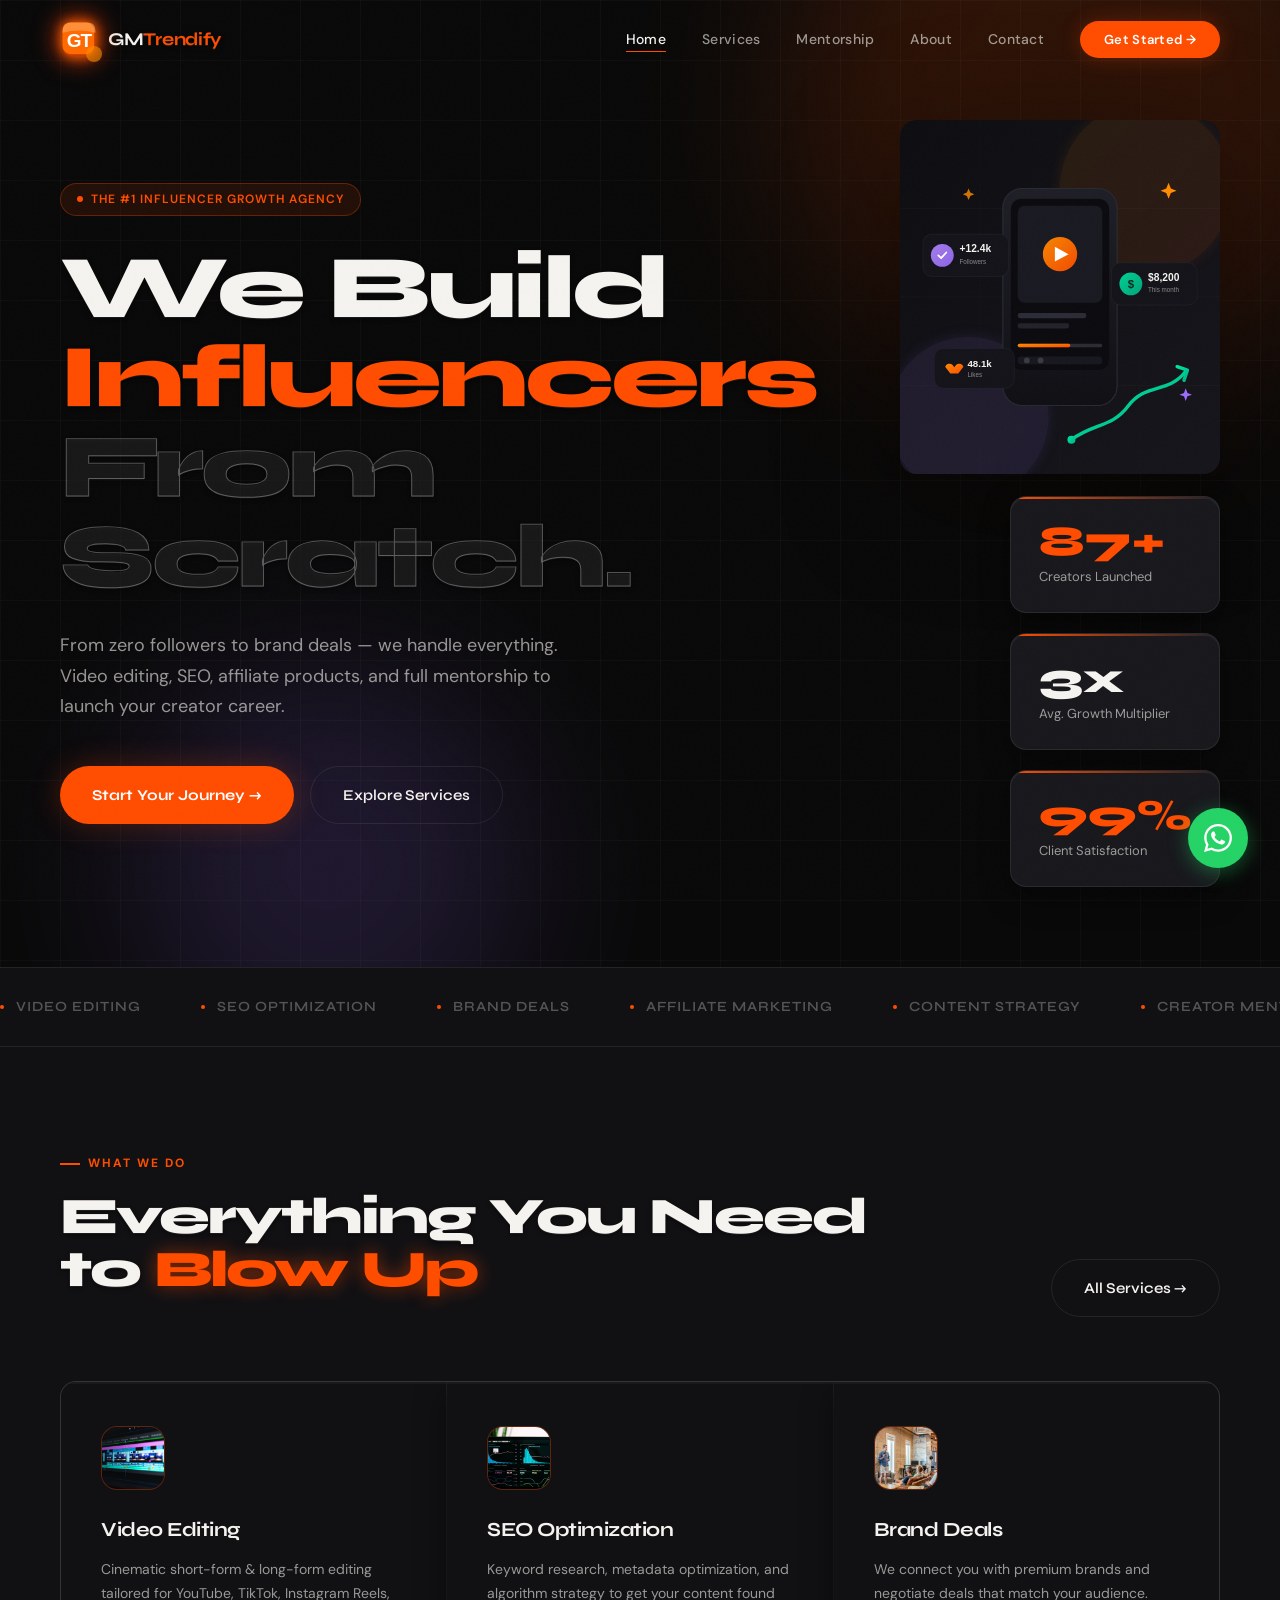
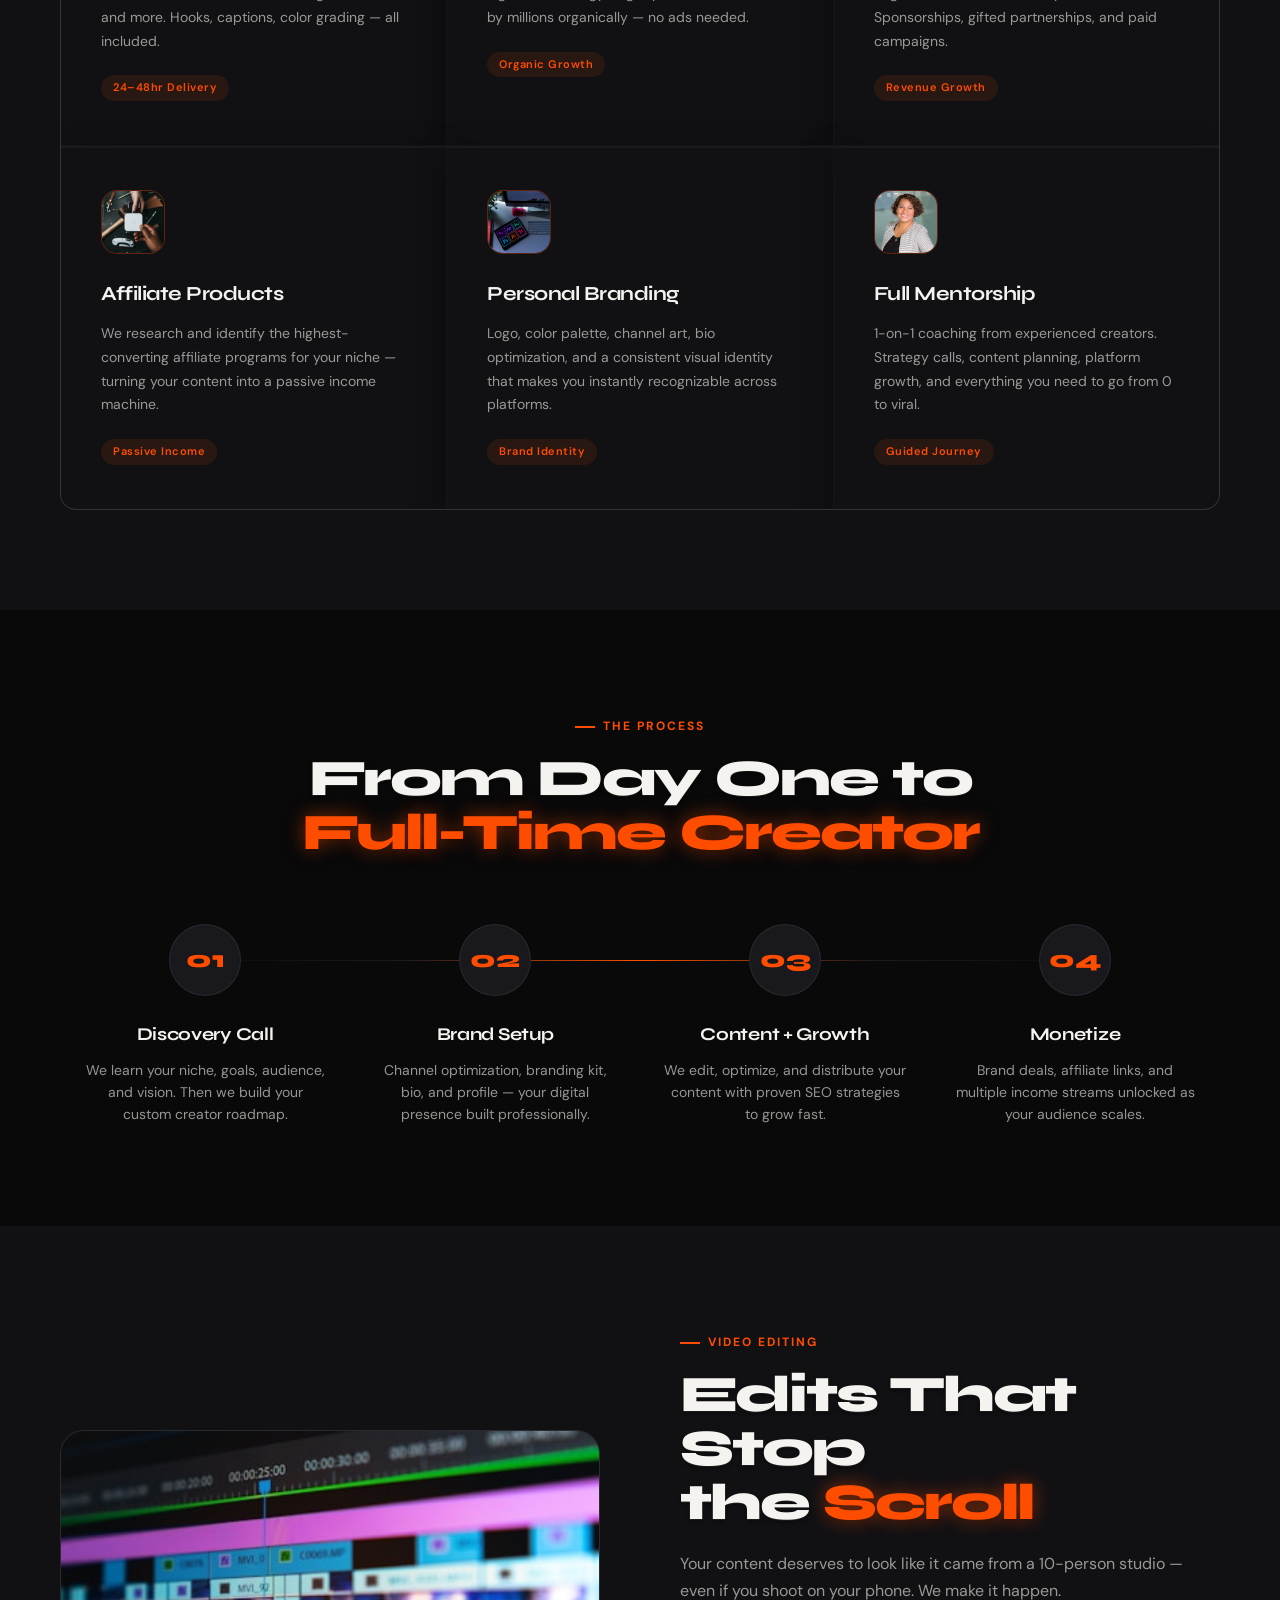
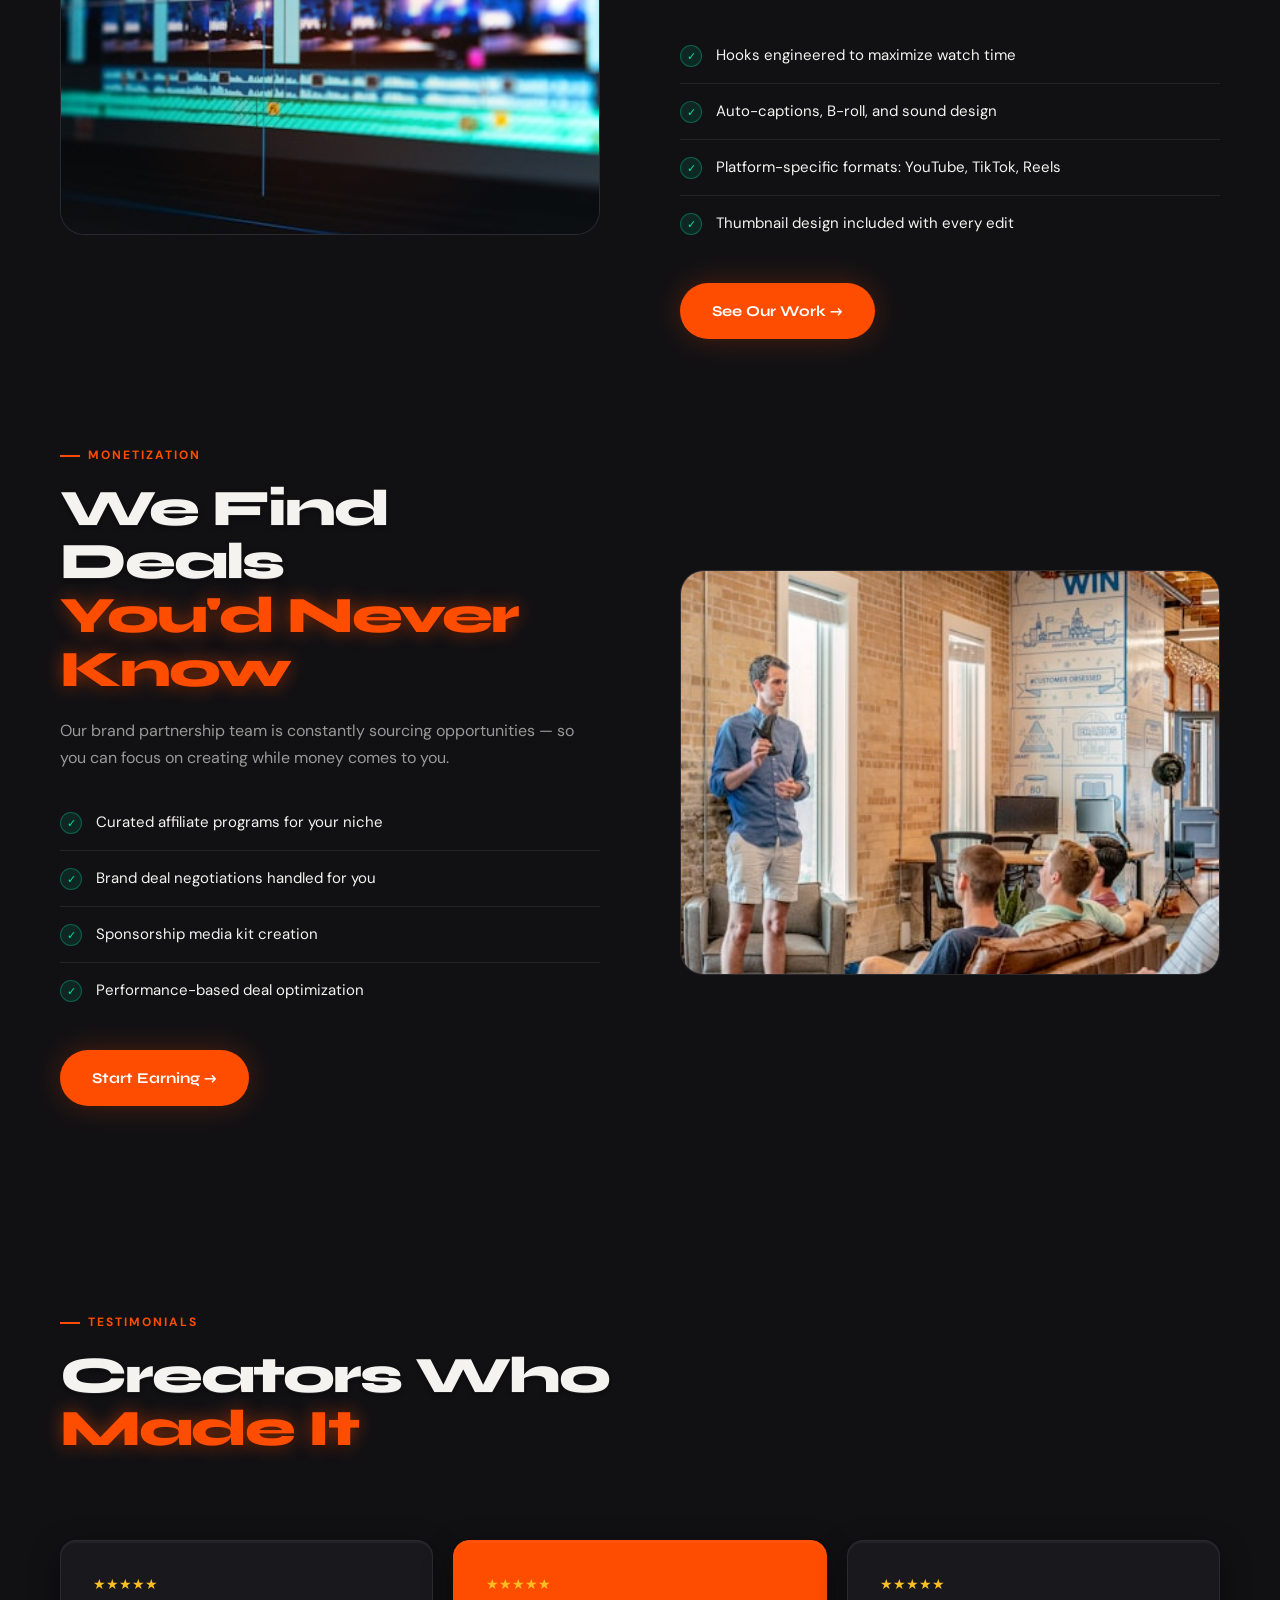
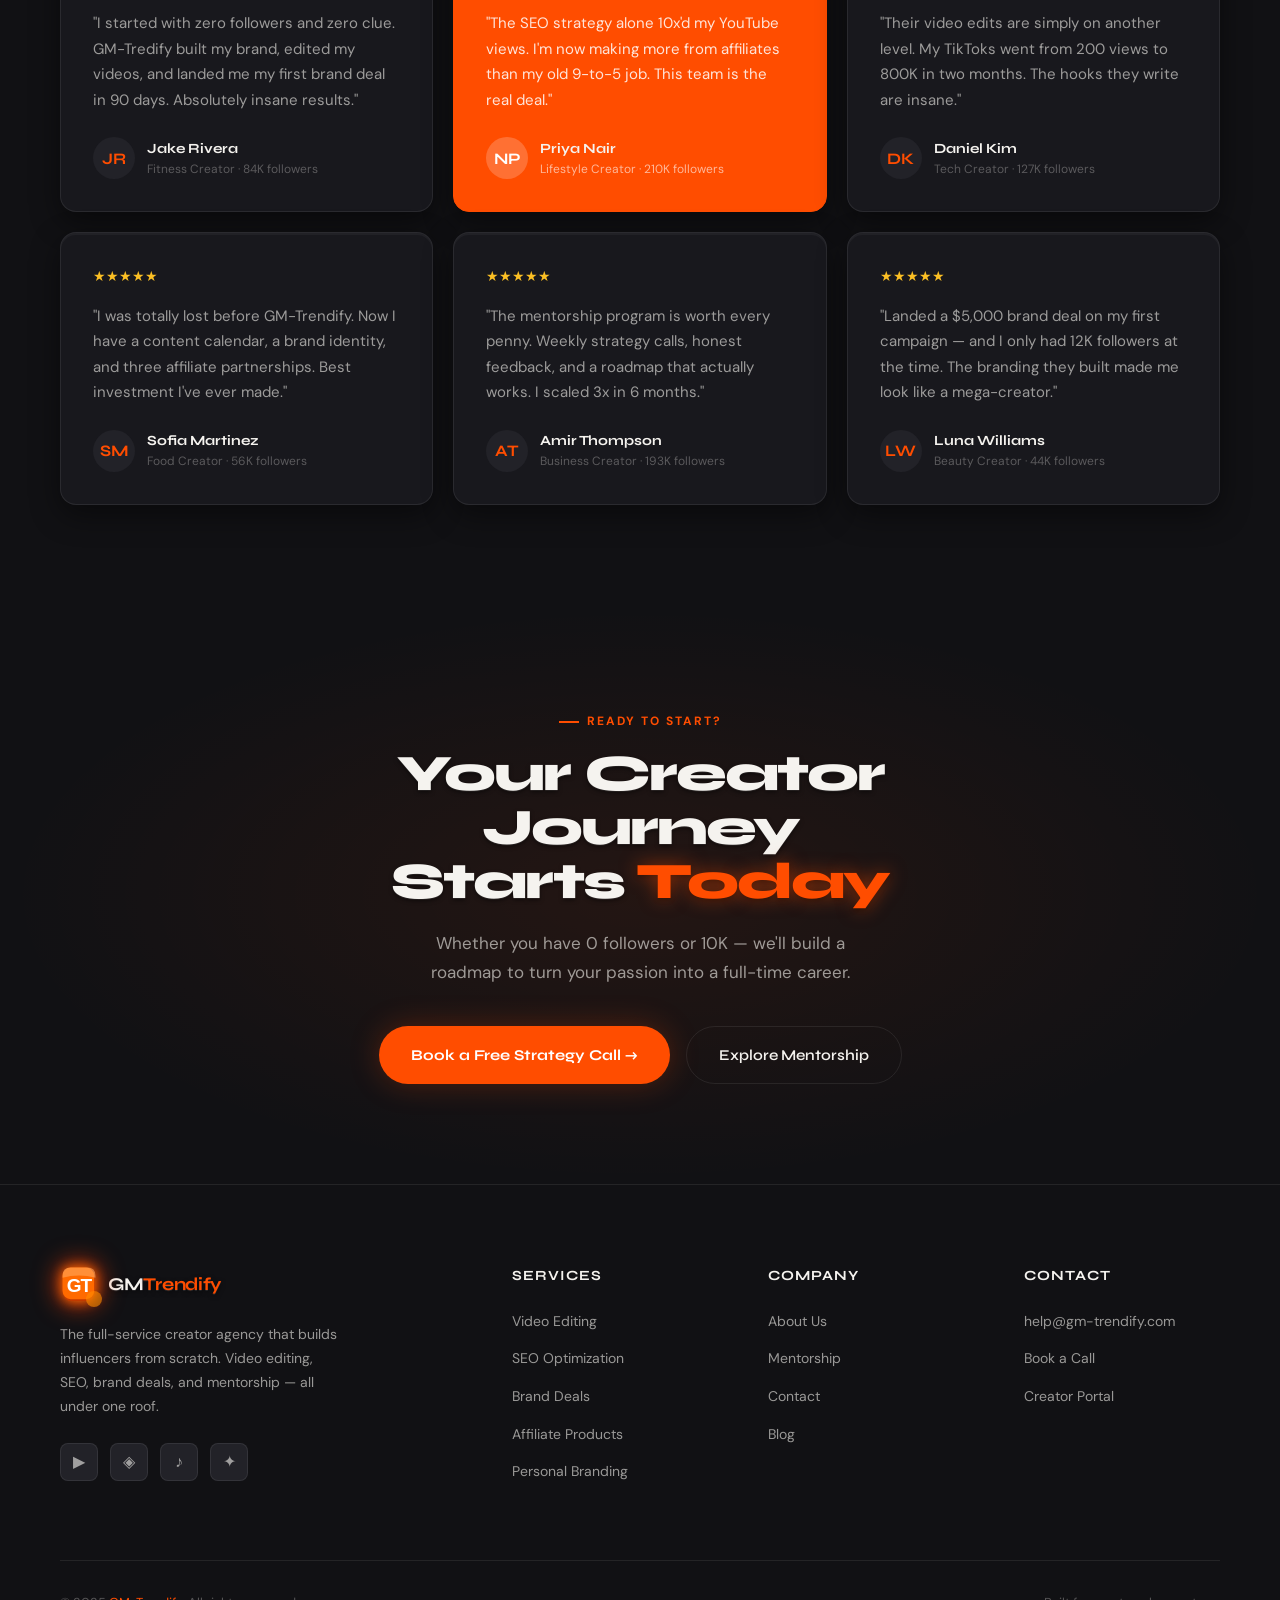
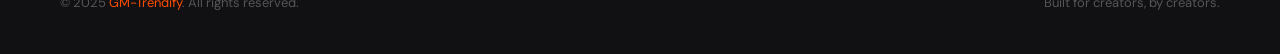
<file: index.html>
<!DOCTYPE html>
<html lang="en">
<head>
  <meta charset="UTF-8" />
  <meta name="viewport" content="width=device-width, initial-scale=1.0" />
  <title>GM-Trendify — Build. Grow. Monetize.</title>
  <meta name="description" content="We build influencers from scratch. Video editing, SEO, brand deals, affiliate products, and full mentorship for aspiring creators." />
  <link rel="stylesheet" href="css/style.css?v=5" />
  <link rel="icon" type="image/svg+xml" href="assets/favicon.svg" />
  <link rel="apple-touch-icon" href="assets/favicon.svg" />
</head>
<body>

<!-- ─── NAV ─── -->
<nav>
  <a href="index.html" class="nav-logo">
    <div class="nav-logo-mark"><img src="assets/logo.svg" alt="GM-Trendify" /></div>
    <span class="nav-logo-text">GM<span>Trendify</span></span>
  </a>
  <ul class="nav-links">
    <li><a href="index.html" class="active">Home</a></li>
    <li><a href="pages/services.html">Services</a></li>
    <li><a href="pages/mentorship.html">Mentorship</a></li>
    <li><a href="pages/about.html">About</a></li>
    <li><a href="pages/contact.html">Contact</a></li>
    <li><a href="pages/contact.html" class="nav-cta">Get Started →</a></li>
  </ul>
  <button class="hamburger" aria-label="Toggle menu">
    <span></span><span></span><span></span>
  </button>
</nav>

<!-- ─── HERO ─── -->
<section class="hero">
  <div class="hero-bg">
    <div class="hero-bg-orb hero-bg-orb-1"></div>
    <div class="hero-bg-orb hero-bg-orb-2"></div>
    <div class="hero-bg-grid"></div>
  </div>
  <div class="hero-layout">
    <div class="hero-content">
      <div class="hero-badge">
        <span class="dot"></span>
        The #1 Influencer Growth Agency
      </div>
      <h1>
        We Build<br>
        <span class="line-accent">Influencers</span><br>
        <span class="line-outline">From Scratch.</span>
      </h1>
      <p class="hero-desc">
        From zero followers to brand deals — we handle everything. Video editing, SEO, affiliate products, and full mentorship to launch your creator career.
      </p>
      <div class="hero-actions">
        <a href="pages/contact.html" class="btn-primary">Start Your Journey →</a>
        <a href="pages/services.html" class="btn-secondary">Explore Services</a>
      </div>
    </div>
    <div class="hero-right">
      <img src="assets/hero-visual.svg" alt="GM-Trendify creator growth dashboard" class="hero-visual" />
      <div class="hero-stats">
      <div class="hero-stat-card">
        <div class="hero-stat-num"><span class="accent" data-count="87" data-suffix="+">0+</span></div>
        <div class="hero-stat-label">Creators Launched</div>
      </div>
      <div class="hero-stat-card">
        <div class="hero-stat-num"><span data-count="3" data-suffix="x">0x</span></div>
        <div class="hero-stat-label">Avg. Growth Multiplier</div>
      </div>
      <div class="hero-stat-card">
        <div class="hero-stat-num"><span class="accent" data-count="99" data-suffix="%">0%</span></div>
        <div class="hero-stat-label">Client Satisfaction</div>
      </div>
    </div>
  </div>
</section>

<!-- ─── MARQUEE ─── -->
<div class="marquee-section">
  <div class="marquee-track">
    <div class="marquee-item"><span class="dot"></span>Video Editing</div>
    <div class="marquee-item"><span class="dot"></span>SEO Optimization</div>
    <div class="marquee-item"><span class="dot"></span>Brand Deals</div>
    <div class="marquee-item"><span class="dot"></span>Affiliate Marketing</div>
    <div class="marquee-item"><span class="dot"></span>Content Strategy</div>
    <div class="marquee-item"><span class="dot"></span>Creator Mentorship</div>
    <div class="marquee-item"><span class="dot"></span>Thumbnail Design</div>
    <div class="marquee-item"><span class="dot"></span>Personal Branding</div>
    <!-- Duplicate for seamless loop -->
    <div class="marquee-item"><span class="dot"></span>Video Editing</div>
    <div class="marquee-item"><span class="dot"></span>SEO Optimization</div>
    <div class="marquee-item"><span class="dot"></span>Brand Deals</div>
    <div class="marquee-item"><span class="dot"></span>Affiliate Marketing</div>
    <div class="marquee-item"><span class="dot"></span>Content Strategy</div>
    <div class="marquee-item"><span class="dot"></span>Creator Mentorship</div>
    <div class="marquee-item"><span class="dot"></span>Thumbnail Design</div>
    <div class="marquee-item"><span class="dot"></span>Personal Branding</div>
  </div>
</div>

<!-- ─── SERVICES ─── -->
<section class="services-section">
  <div class="section-header-flex">
    <div>
      <div class="section-label">What We Do</div>
      <h2 class="section-title">Everything You Need<br>to <span class="accent">Blow Up</span></h2>
    </div>
    <a href="pages/services.html" class="btn-secondary">All Services →</a>
  </div>
  <div class="services-grid">
    <div class="service-card reveal">
      <div class="service-icon"><img src="assets/services/video.jpg" alt="Video Editing" /></div>
      <h3>Video Editing</h3>
      <p>Cinematic short-form & long-form editing tailored for YouTube, TikTok, Instagram Reels, and more. Hooks, captions, color grading — all included.</p>
      <span class="service-tag">24–48hr Delivery</span>
    </div>
    <div class="service-card reveal">
      <div class="service-icon"><img src="assets/services/seo.jpg" alt="SEO Optimization" /></div>
      <h3>SEO Optimization</h3>
      <p>Keyword research, metadata optimization, and algorithm strategy to get your content found by millions organically — no ads needed.</p>
      <span class="service-tag">Organic Growth</span>
    </div>
    <div class="service-card reveal">
      <div class="service-icon"><img src="assets/services/brand.jpg" alt="Brand Deals" /></div>
      <h3>Brand Deals</h3>
      <p>We connect you with premium brands and negotiate deals that match your audience. Sponsorships, gifted partnerships, and paid campaigns.</p>
      <span class="service-tag">Revenue Growth</span>
    </div>
    <div class="service-card reveal">
      <div class="service-icon"><img src="assets/services/affiliate.jpg" alt="Affiliate Products" /></div>
      <h3>Affiliate Products</h3>
      <p>We research and identify the highest-converting affiliate programs for your niche — turning your content into a passive income machine.</p>
      <span class="service-tag">Passive Income</span>
    </div>
    <div class="service-card reveal">
      <div class="service-icon"><img src="assets/services/branding.jpg" alt="Personal Branding" /></div>
      <h3>Personal Branding</h3>
      <p>Logo, color palette, channel art, bio optimization, and a consistent visual identity that makes you instantly recognizable across platforms.</p>
      <span class="service-tag">Brand Identity</span>
    </div>
    <div class="service-card reveal">
      <div class="service-icon"><img src="assets/services/mentor.jpg" alt="Full Mentorship" /></div>
      <h3>Full Mentorship</h3>
      <p>1-on-1 coaching from experienced creators. Strategy calls, content planning, platform growth, and everything you need to go from 0 to viral.</p>
      <span class="service-tag">Guided Journey</span>
    </div>
  </div>
</section>

<!-- ─── FEATURE: HOW IT WORKS ─── -->
<section>
  <div class="section-header" style="text-align:center;">
    <div class="section-label" style="justify-content:center;">The Process</div>
    <h2 class="section-title">From Day One to<br><span class="accent">Full-Time Creator</span></h2>
  </div>
  <div class="process-steps">
    <div class="process-step reveal">
      <div class="step-num"><span class="num-accent">01</span></div>
      <h3>Discovery Call</h3>
      <p>We learn your niche, goals, audience, and vision. Then we build your custom creator roadmap.</p>
    </div>
    <div class="process-step reveal">
      <div class="step-num"><span class="num-accent">02</span></div>
      <h3>Brand Setup</h3>
      <p>Channel optimization, branding kit, bio, and profile — your digital presence built professionally.</p>
    </div>
    <div class="process-step reveal">
      <div class="step-num"><span class="num-accent">03</span></div>
      <h3>Content + Growth</h3>
      <p>We edit, optimize, and distribute your content with proven SEO strategies to grow fast.</p>
    </div>
    <div class="process-step reveal">
      <div class="step-num"><span class="num-accent">04</span></div>
      <h3>Monetize</h3>
      <p>Brand deals, affiliate links, and multiple income streams unlocked as your audience scales.</p>
    </div>
  </div>
</section>

<!-- ─── FEATURE SPLIT ─── -->
<section style="background: var(--dark);">
  <div class="feature-split reveal">
    <div class="feature-visual">
      <div class="feature-visual-inner" style="padding:0;overflow:hidden;border-radius:var(--radius);">
        <img src="assets/services/video.jpg" alt="Video Editing" style="width:100%;height:100%;object-fit:cover;display:block;" />
      </div>
    </div>
    <div>
      <div class="section-label">Video Editing</div>
      <h2 class="section-title">Edits That Stop<br>the <span class="accent">Scroll</span></h2>
      <p style="color:var(--white-dim); font-size:16px; line-height:1.7; margin-bottom:8px;">Your content deserves to look like it came from a 10-person studio — even if you shoot on your phone. We make it happen.</p>
      <ul class="feature-list">
        <li><span class="check">✓</span>Hooks engineered to maximize watch time</li>
        <li><span class="check">✓</span>Auto-captions, B-roll, and sound design</li>
        <li><span class="check">✓</span>Platform-specific formats: YouTube, TikTok, Reels</li>
        <li><span class="check">✓</span>Thumbnail design included with every edit</li>
      </ul>
      <a href="pages/services.html" class="btn-primary" style="margin-top:8px;">See Our Work →</a>
    </div>
  </div>

  <div class="feature-split reverse reveal" style="margin-top:100px;">
    <div class="feature-visual">
      <div class="feature-visual-inner" style="padding:0;overflow:hidden;border-radius:var(--radius);">
        <img src="assets/services/brand.jpg" alt="Brand Deals" style="width:100%;height:100%;object-fit:cover;display:block;" />
      </div>
    </div>
    <div>
      <div class="section-label">Monetization</div>
      <h2 class="section-title">We Find Deals<br><span class="accent">You'd Never Know</span></h2>
      <p style="color:var(--white-dim); font-size:16px; line-height:1.7; margin-bottom:8px;">Our brand partnership team is constantly sourcing opportunities — so you can focus on creating while money comes to you.</p>
      <ul class="feature-list">
        <li><span class="check">✓</span>Curated affiliate programs for your niche</li>
        <li><span class="check">✓</span>Brand deal negotiations handled for you</li>
        <li><span class="check">✓</span>Sponsorship media kit creation</li>
        <li><span class="check">✓</span>Performance-based deal optimization</li>
      </ul>
      <a href="pages/contact.html" class="btn-primary" style="margin-top:8px;">Start Earning →</a>
    </div>
  </div>
</section>

<!-- ─── TESTIMONIALS ─── -->
<section class="testimonials-section">
  <div class="section-header-flex">
    <div>
      <div class="section-label">Testimonials</div>
      <h2 class="section-title">Creators Who<br><span class="accent">Made It</span></h2>
    </div>
  </div>
  <div class="testimonials-grid">
    <div class="testimonial-card reveal">
      <div class="stars">★★★★★</div>
      <p>"I started with zero followers and zero clue. GM-Tredify built my brand, edited my videos, and landed me my first brand deal in 90 days. Absolutely insane results."</p>
      <div class="testimonial-author">
        <div class="testimonial-avatar">JR</div>
        <div>
          <div class="author-name">Jake Rivera</div>
          <div class="author-role">Fitness Creator · 84K followers</div>
        </div>
      </div>
    </div>
    <div class="testimonial-card featured reveal">
      <div class="stars">★★★★★</div>
      <p>"The SEO strategy alone 10x'd my YouTube views. I'm now making more from affiliates than my old 9-to-5 job. This team is the real deal."</p>
      <div class="testimonial-author">
        <div class="testimonial-avatar">NP</div>
        <div>
          <div class="author-name">Priya Nair</div>
          <div class="author-role">Lifestyle Creator · 210K followers</div>
        </div>
      </div>
    </div>
    <div class="testimonial-card reveal">
      <div class="stars">★★★★★</div>
      <p>"Their video edits are simply on another level. My TikToks went from 200 views to 800K in two months. The hooks they write are insane."</p>
      <div class="testimonial-author">
        <div class="testimonial-avatar">DK</div>
        <div>
          <div class="author-name">Daniel Kim</div>
          <div class="author-role">Tech Creator · 127K followers</div>
        </div>
      </div>
    </div>
    <div class="testimonial-card reveal">
      <div class="stars">★★★★★</div>
      <p>"I was totally lost before GM-Trendify. Now I have a content calendar, a brand identity, and three affiliate partnerships. Best investment I've ever made."</p>
      <div class="testimonial-author">
        <div class="testimonial-avatar">SM</div>
        <div>
          <div class="author-name">Sofia Martinez</div>
          <div class="author-role">Food Creator · 56K followers</div>
        </div>
      </div>
    </div>
    <div class="testimonial-card reveal">
      <div class="stars">★★★★★</div>
      <p>"The mentorship program is worth every penny. Weekly strategy calls, honest feedback, and a roadmap that actually works. I scaled 3x in 6 months."</p>
      <div class="testimonial-author">
        <div class="testimonial-avatar">AT</div>
        <div>
          <div class="author-name">Amir Thompson</div>
          <div class="author-role">Business Creator · 193K followers</div>
        </div>
      </div>
    </div>
    <div class="testimonial-card reveal">
      <div class="stars">★★★★★</div>
      <p>"Landed a $5,000 brand deal on my first campaign — and I only had 12K followers at the time. The branding they built made me look like a mega-creator."</p>
      <div class="testimonial-author">
        <div class="testimonial-avatar">LW</div>
        <div>
          <div class="author-name">Luna Williams</div>
          <div class="author-role">Beauty Creator · 44K followers</div>
        </div>
      </div>
    </div>
  </div>
</section>

<!-- ─── CTA ─── -->
<section class="cta-section">
  <div class="cta-bg"></div>
  <div class="cta-content">
    <div class="section-label" style="justify-content:center;">Ready to Start?</div>
    <h2 class="section-title">Your Creator Journey<br>Starts <span class="accent">Today</span></h2>
    <p class="section-desc">Whether you have 0 followers or 10K — we'll build a roadmap to turn your passion into a full-time career.</p>
    <div style="display:flex;gap:16px;justify-content:center;flex-wrap:wrap;">
      <a href="pages/contact.html" class="btn-primary">Book a Free Strategy Call →</a>
      <a href="pages/mentorship.html" class="btn-secondary">Explore Mentorship</a>
    </div>
  </div>
</section>

<!-- ─── FOOTER ─── -->
<footer>
  <div class="footer-grid">
    <div class="footer-brand">
      <a href="index.html" class="nav-logo" style="margin-bottom:0;">
        <div class="nav-logo-mark"><img src="assets/logo.svg" alt="GM-Trendify" /></div>
        <span class="nav-logo-text">GM<span>Trendify</span></span>
      </a>
      <p>The full-service creator agency that builds influencers from scratch. Video editing, SEO, brand deals, and mentorship — all under one roof.</p>
      <div class="footer-socials">
        <a href="#" class="social-link" aria-label="YouTube">▶</a>
        <a href="#" class="social-link" aria-label="Instagram">◈</a>
        <a href="#" class="social-link" aria-label="TikTok">♪</a>
        <a href="#" class="social-link" aria-label="Twitter">✦</a>
      </div>
    </div>
    <div class="footer-col">
      <h4>Services</h4>
      <ul>
        <li><a href="pages/services.html#video">Video Editing</a></li>
        <li><a href="pages/services.html#seo">SEO Optimization</a></li>
        <li><a href="pages/services.html#brands">Brand Deals</a></li>
        <li><a href="pages/services.html#affiliate">Affiliate Products</a></li>
        <li><a href="pages/services.html#branding">Personal Branding</a></li>
      </ul>
    </div>
    <div class="footer-col">
      <h4>Company</h4>
      <ul>
        <li><a href="pages/about.html">About Us</a></li>
        <li><a href="pages/mentorship.html">Mentorship</a></li>
        <li><a href="pages/contact.html">Contact</a></li>
        <li><a href="pages/brand-deals-under-5k.html">Blog</a></li>
      </ul>
    </div>
    <div class="footer-col">
      <h4>Contact</h4>
      <ul>
        <li><a href="mailto:help@gm-tredify.com">help@gm-trendify.com</a></li>
        <li><a href="pages/contact.html">Book a Call</a></li>
        <li><a href="#">Creator Portal</a></li>
      </ul>
    </div>
  </div>
  <div class="footer-bottom">
    <p>© 2025 <span>GM-Trendify</span>. All rights reserved.</p>
    <p>Built for creators, by creators.</p>
  </div>
</footer>
  <!-- ─── WHATSAPP BUTTON ─── -->
<a href="https://wa.me/18722229067" target="_blank" class="whatsapp-float" aria-label="Chat on WhatsApp">
  <svg viewBox="0 0 24 24" fill="currentColor" xmlns="http://www.w3.org/2000/svg">
    <path d="M17.472 14.382c-.297-.149-1.758-.867-2.03-.967-.273-.099-.471-.148-.67.15-.197.297-.767.966-.94 1.164-.173.199-.347.223-.644.075-.297-.15-1.255-.463-2.39-1.475-.883-.788-1.48-1.761-1.653-2.059-.173-.297-.018-.458.13-.606.134-.133.298-.347.446-.52.149-.174.198-.298.298-.497.099-.198.05-.371-.025-.52-.075-.149-.669-1.612-.916-2.207-.242-.579-.487-.5-.669-.51-.173-.008-.371-.01-.57-.01-.198 0-.52.074-.792.372-.272.297-1.04 1.016-1.04 2.479 0 1.462 1.065 2.875 1.213 3.074.149.198 2.096 3.2 5.077 4.487.709.306 1.262.489 1.694.625.712.227 1.36.195 1.871.118.571-.085 1.758-.719 2.006-1.413.248-.694.248-1.289.173-1.413-.074-.124-.272-.198-.57-.347m-5.421 7.403h-.004a9.87 9.87 0 01-5.031-1.378l-.361-.214-3.741.982.998-3.648-.235-.374a9.86 9.86 0 01-1.51-5.26c.001-5.45 4.436-9.884 9.888-9.884 2.64 0 5.122 1.03 6.988 2.898a9.825 9.825 0 012.893 6.994c-.003 5.45-4.437 9.884-9.885 9.884m8.413-18.297A11.815 11.815 0 0012.05 0C5.495 0 .16 5.335.157 11.892c0 2.096.547 4.142 1.588 5.945L.057 24l6.305-1.654a11.882 11.882 0 005.683 1.448h.005c6.554 0 11.89-5.335 11.893-11.893a11.821 11.821 0 00-3.48-8.413z"/>
  </svg>
  <span class="whatsapp-tooltip">Chat with us!</span>
</a>

<script src="../js/main.js?v=3"></script>
</body>
</html>
</file>
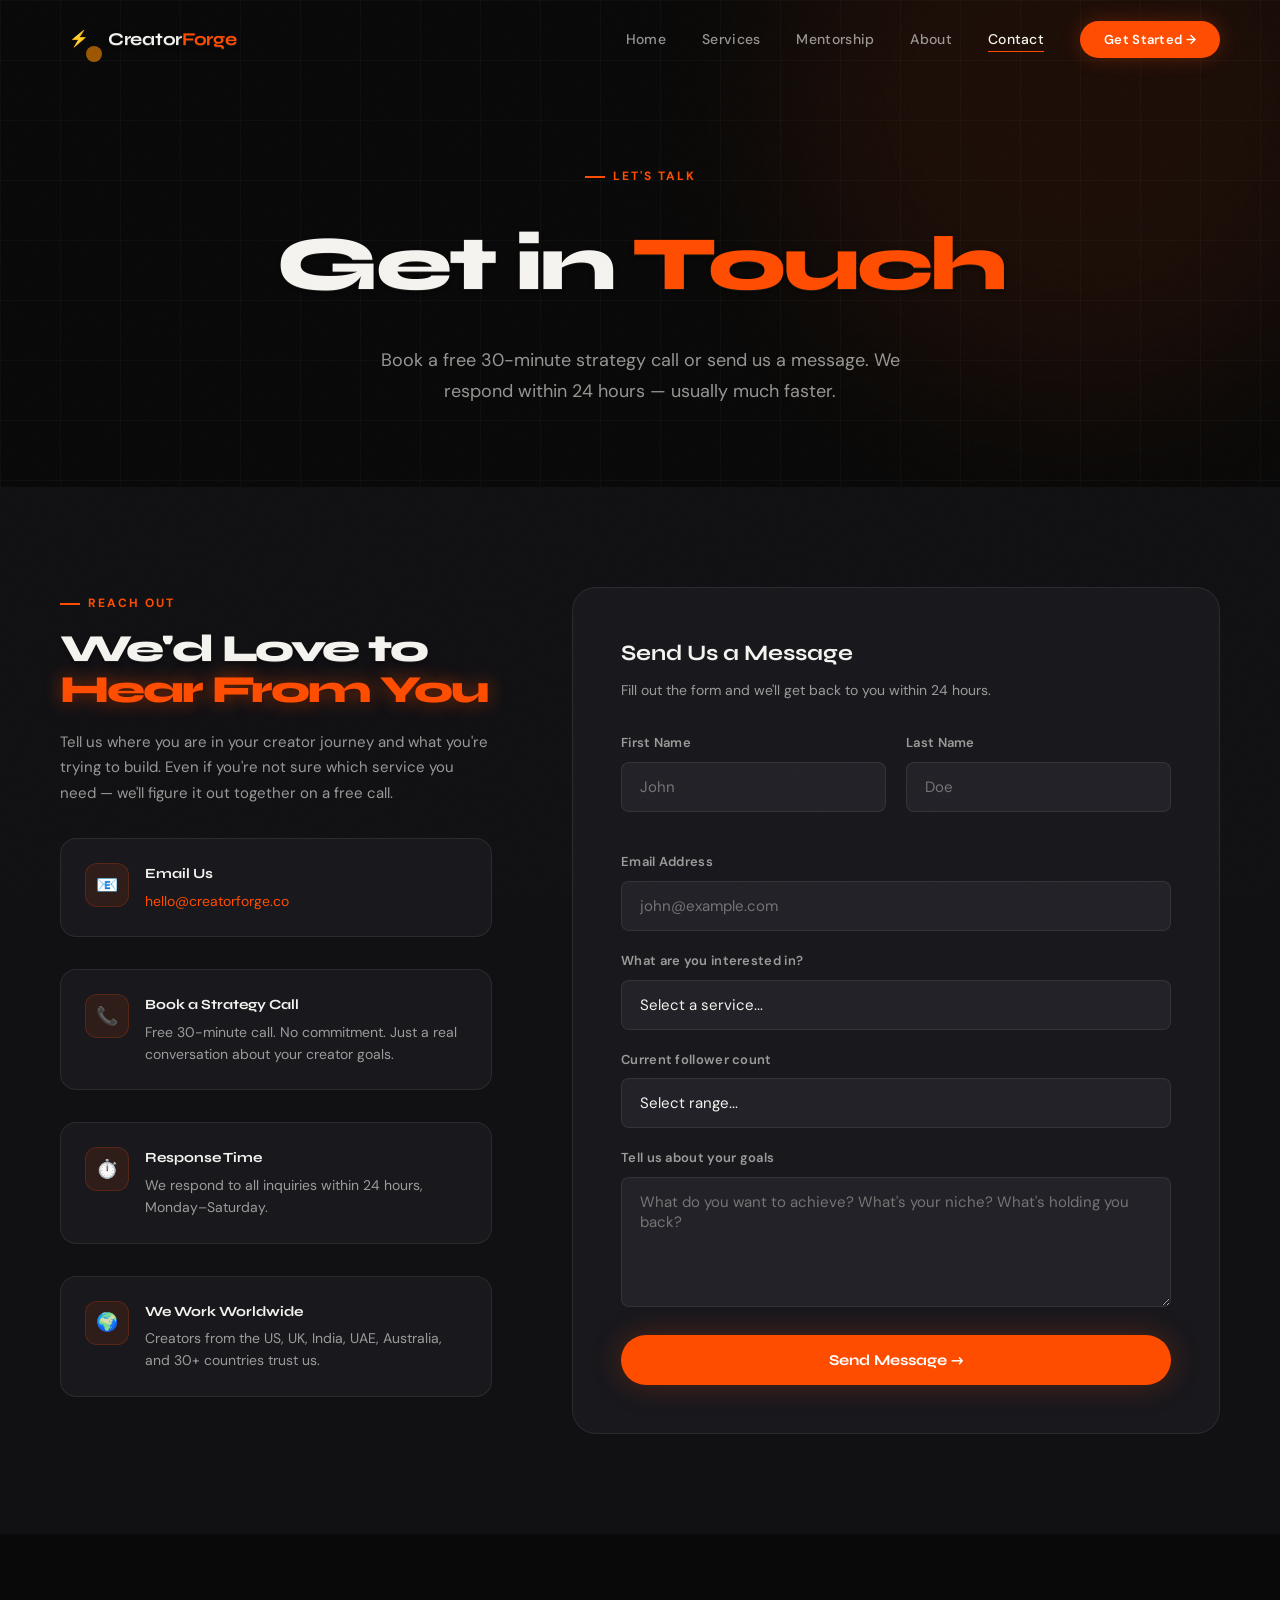
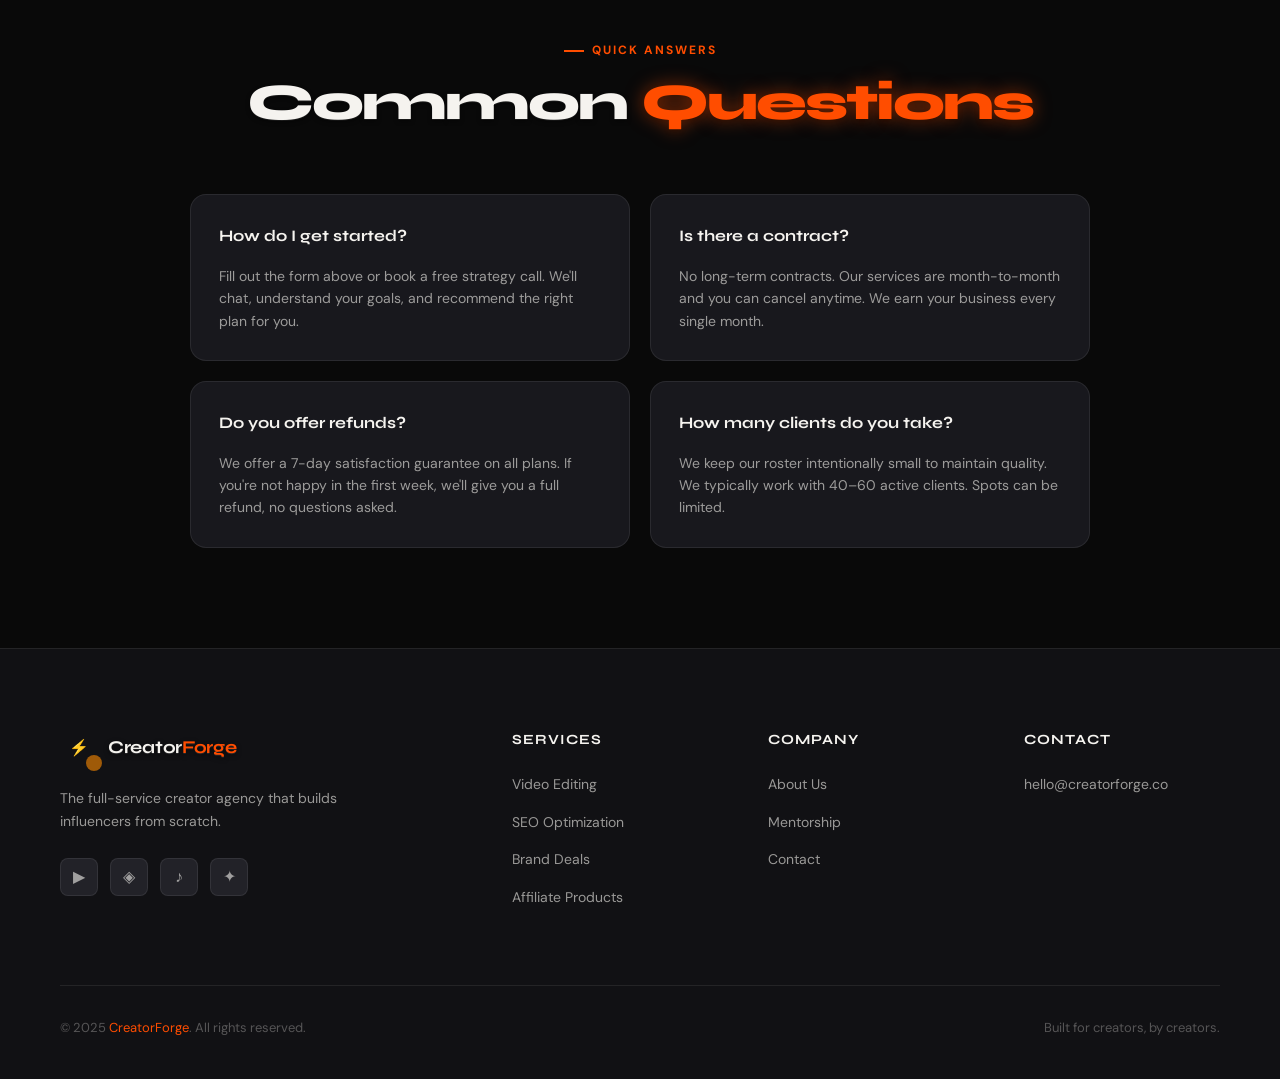
<file: contact.html>
<!DOCTYPE html>
<html lang="en">
<head>
  <meta charset="UTF-8" />
  <meta name="viewport" content="width=device-width, initial-scale=1.0" />
  <title>Contact — CreatorForge</title>
  <meta name="description" content="Ready to start your creator journey? Book a free strategy call or send us a message." />
  <link rel="stylesheet" href="../css/style.css" />
  <link rel="icon" href="data:image/svg+xml,<svg xmlns='http://www.w3.org/2000/svg' viewBox='0 0 100 100'><rect width='100' height='100' rx='20' fill='%23ff4d00'/><text y='.9em' font-size='70' x='12'>⚡</text></svg>" />
</head>
<body>

<nav>
  <a href="../index.html" class="nav-logo">
    <div class="nav-logo-mark">⚡</div>
    <span class="nav-logo-text">Creator<span>Forge</span></span>
  </a>
  <ul class="nav-links">
    <li><a href="../index.html">Home</a></li>
    <li><a href="services.html">Services</a></li>
    <li><a href="mentorship.html">Mentorship</a></li>
    <li><a href="about.html">About</a></li>
    <li><a href="contact.html" class="active">Contact</a></li>
    <li><a href="contact.html" class="nav-cta">Get Started →</a></li>
  </ul>
  <button class="hamburger" aria-label="Toggle menu">
    <span></span><span></span><span></span>
  </button>
</nav>

<div class="page-hero">
  <div class="hero-bg">
    <div class="hero-bg-orb hero-bg-orb-1"></div>
    <div class="hero-bg-grid"></div>
  </div>
  <div class="section-label" style="justify-content:center;">Let's Talk</div>
  <h1>Get in <span style="color:var(--accent)">Touch</span></h1>
  <p>Book a free 30-minute strategy call or send us a message. We respond within 24 hours — usually much faster.</p>
</div>

<!-- CONTACT SECTION -->
<section style="background:var(--dark);">
  <div class="contact-grid">
    <div class="contact-info">
      <div>
        <div class="section-label">Reach Out</div>
        <h2 class="section-title" style="font-size:clamp(28px,3vw,44px);">We'd Love to<br><span class="accent">Hear From You</span></h2>
        <p style="color:var(--white-dim);font-size:15px;line-height:1.7;margin-top:12px;">
          Tell us where you are in your creator journey and what you're trying to build. Even if you're not sure which service you need — we'll figure it out together on a free call.
        </p>
      </div>

      <div class="contact-item reveal">
        <div class="contact-icon">📧</div>
        <div>
          <h4>Email Us</h4>
          <p><a href="mailto:hello@creatorforge.co" style="color:var(--accent);text-decoration:none;">hello@creatorforge.co</a></p>
        </div>
      </div>

      <div class="contact-item reveal">
        <div class="contact-icon">📞</div>
        <div>
          <h4>Book a Strategy Call</h4>
          <p>Free 30-minute call. No commitment. Just a real conversation about your creator goals.</p>
        </div>
      </div>

      <div class="contact-item reveal">
        <div class="contact-icon">⏱️</div>
        <div>
          <h4>Response Time</h4>
          <p>We respond to all inquiries within 24 hours, Monday–Saturday.</p>
        </div>
      </div>

      <div class="contact-item reveal">
        <div class="contact-icon">🌍</div>
        <div>
          <h4>We Work Worldwide</h4>
          <p>Creators from the US, UK, India, UAE, Australia, and 30+ countries trust us.</p>
        </div>
      </div>
    </div>

    <div class="contact-form reveal">
      <div style="margin-bottom:32px;">
        <h3 style="font-family:var(--font-display);font-size:22px;font-weight:700;margin-bottom:8px;">Send Us a Message</h3>
        <p style="color:var(--white-dim);font-size:14px;">Fill out the form and we'll get back to you within 24 hours.</p>
      </div>
      <form id="contactForm" novalidate>
        <div class="form-row">
          <div class="form-group">
            <label for="firstName">First Name</label>
            <input type="text" id="firstName" name="firstName" placeholder="John" required />
          </div>
          <div class="form-group">
            <label for="lastName">Last Name</label>
            <input type="text" id="lastName" name="lastName" placeholder="Doe" required />
          </div>
        </div>
        <div class="form-group">
          <label for="email">Email Address</label>
          <input type="email" id="email" name="email" placeholder="john@example.com" required />
        </div>
        <div class="form-group">
          <label for="service">What are you interested in?</label>
          <select id="service" name="service">
            <option value="">Select a service...</option>
            <option value="mentorship">Full Mentorship Program</option>
            <option value="video">Video Editing</option>
            <option value="seo">SEO Optimization</option>
            <option value="brands">Brand Deals</option>
            <option value="affiliate">Affiliate Products</option>
            <option value="branding">Personal Branding</option>
            <option value="all">Full Package (All Services)</option>
            <option value="unsure">Not Sure — Need Advice</option>
          </select>
        </div>
        <div class="form-group">
          <label for="followers">Current follower count</label>
          <select id="followers" name="followers">
            <option value="">Select range...</option>
            <option value="0">0 (Just starting)</option>
            <option value="1k">1 – 1,000</option>
            <option value="10k">1,000 – 10,000</option>
            <option value="50k">10,000 – 50,000</option>
            <option value="100k">50,000 – 100,000</option>
            <option value="100k+">100,000+</option>
          </select>
        </div>
        <div class="form-group">
          <label for="message">Tell us about your goals</label>
          <textarea id="message" name="message" placeholder="What do you want to achieve? What's your niche? What's holding you back?" rows="5"></textarea>
        </div>
        <button type="submit" class="btn-primary" style="width:100%;justify-content:center;">
          Send Message →
        </button>
      </form>
    </div>
  </div>
</section>

<!-- FAQ -->
<section>
  <div class="section-header" style="text-align:center;">
    <div class="section-label" style="justify-content:center;">Quick Answers</div>
    <h2 class="section-title">Common <span class="accent">Questions</span></h2>
  </div>
  <div style="display:grid;grid-template-columns:repeat(2,1fr);gap:20px;max-width:900px;margin:0 auto;">
    <div class="value-card reveal" style="flex-direction:column;gap:10px;align-items:flex-start;">
      <h4 style="font-family:var(--font-display);">How do I get started?</h4>
      <p style="color:var(--white-dim);font-size:14px;">Fill out the form above or book a free strategy call. We'll chat, understand your goals, and recommend the right plan for you.</p>
    </div>
    <div class="value-card reveal" style="flex-direction:column;gap:10px;align-items:flex-start;">
      <h4 style="font-family:var(--font-display);">Is there a contract?</h4>
      <p style="color:var(--white-dim);font-size:14px;">No long-term contracts. Our services are month-to-month and you can cancel anytime. We earn your business every single month.</p>
    </div>
    <div class="value-card reveal" style="flex-direction:column;gap:10px;align-items:flex-start;">
      <h4 style="font-family:var(--font-display);">Do you offer refunds?</h4>
      <p style="color:var(--white-dim);font-size:14px;">We offer a 7-day satisfaction guarantee on all plans. If you're not happy in the first week, we'll give you a full refund, no questions asked.</p>
    </div>
    <div class="value-card reveal" style="flex-direction:column;gap:10px;align-items:flex-start;">
      <h4 style="font-family:var(--font-display);">How many clients do you take?</h4>
      <p style="color:var(--white-dim);font-size:14px;">We keep our roster intentionally small to maintain quality. We typically work with 40–60 active clients. Spots can be limited.</p>
    </div>
  </div>
</section>

<footer>
  <div class="footer-grid">
    <div class="footer-brand">
      <a href="../index.html" class="nav-logo">
        <div class="nav-logo-mark">⚡</div>
        <span class="nav-logo-text">Creator<span>Forge</span></span>
      </a>
      <p>The full-service creator agency that builds influencers from scratch.</p>
      <div class="footer-socials">
        <a href="#" class="social-link">▶</a>
        <a href="#" class="social-link">◈</a>
        <a href="#" class="social-link">♪</a>
        <a href="#" class="social-link">✦</a>
      </div>
    </div>
    <div class="footer-col">
      <h4>Services</h4>
      <ul>
        <li><a href="services.html#video">Video Editing</a></li>
        <li><a href="services.html#seo">SEO Optimization</a></li>
        <li><a href="services.html#brands">Brand Deals</a></li>
        <li><a href="services.html#affiliate">Affiliate Products</a></li>
      </ul>
    </div>
    <div class="footer-col">
      <h4>Company</h4>
      <ul>
        <li><a href="about.html">About Us</a></li>
        <li><a href="mentorship.html">Mentorship</a></li>
        <li><a href="contact.html">Contact</a></li>
      </ul>
    </div>
    <div class="footer-col">
      <h4>Contact</h4>
      <ul>
        <li><a href="mailto:hello@creatorforge.co">hello@creatorforge.co</a></li>
      </ul>
    </div>
  </div>
  <div class="footer-bottom">
    <p>© 2025 <span>CreatorForge</span>. All rights reserved.</p>
    <p>Built for creators, by creators.</p>
  </div>
</footer>

<script src="../js/main.js"></script>
</body>
</html>
</file>
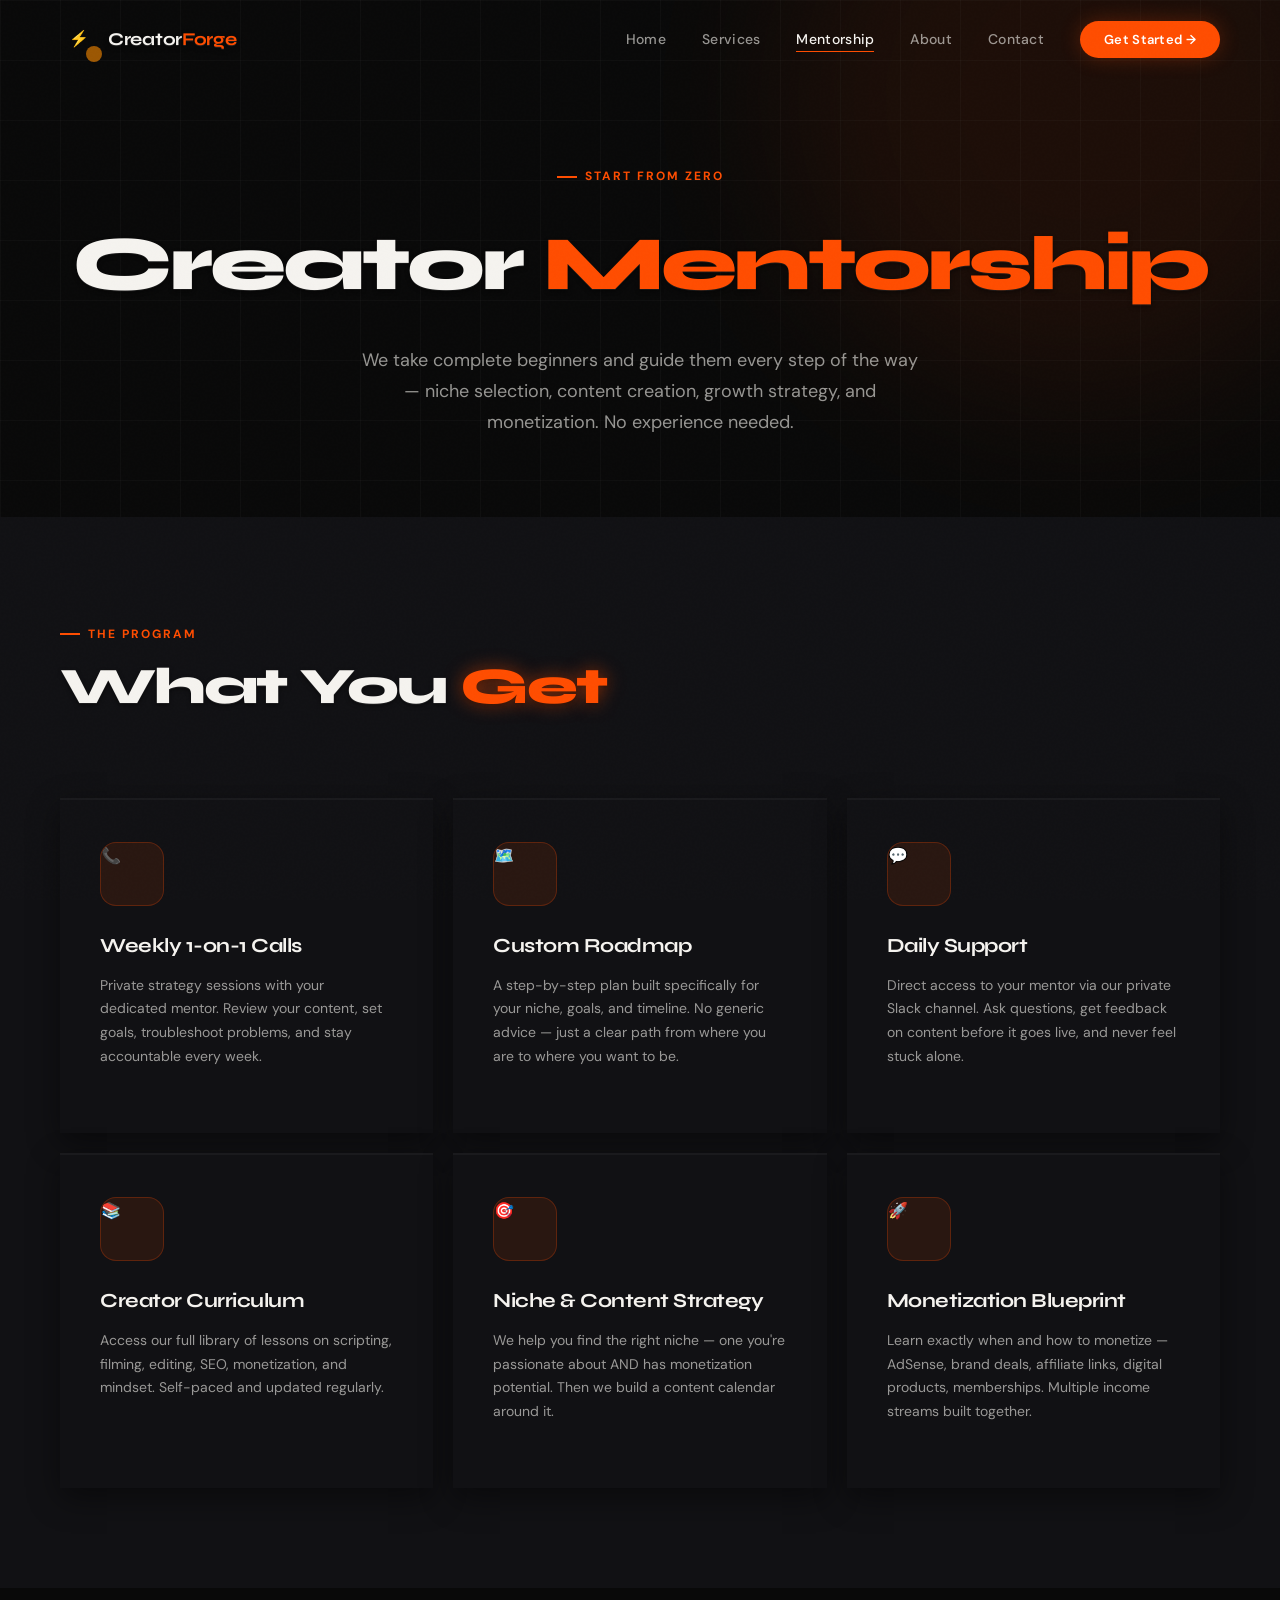
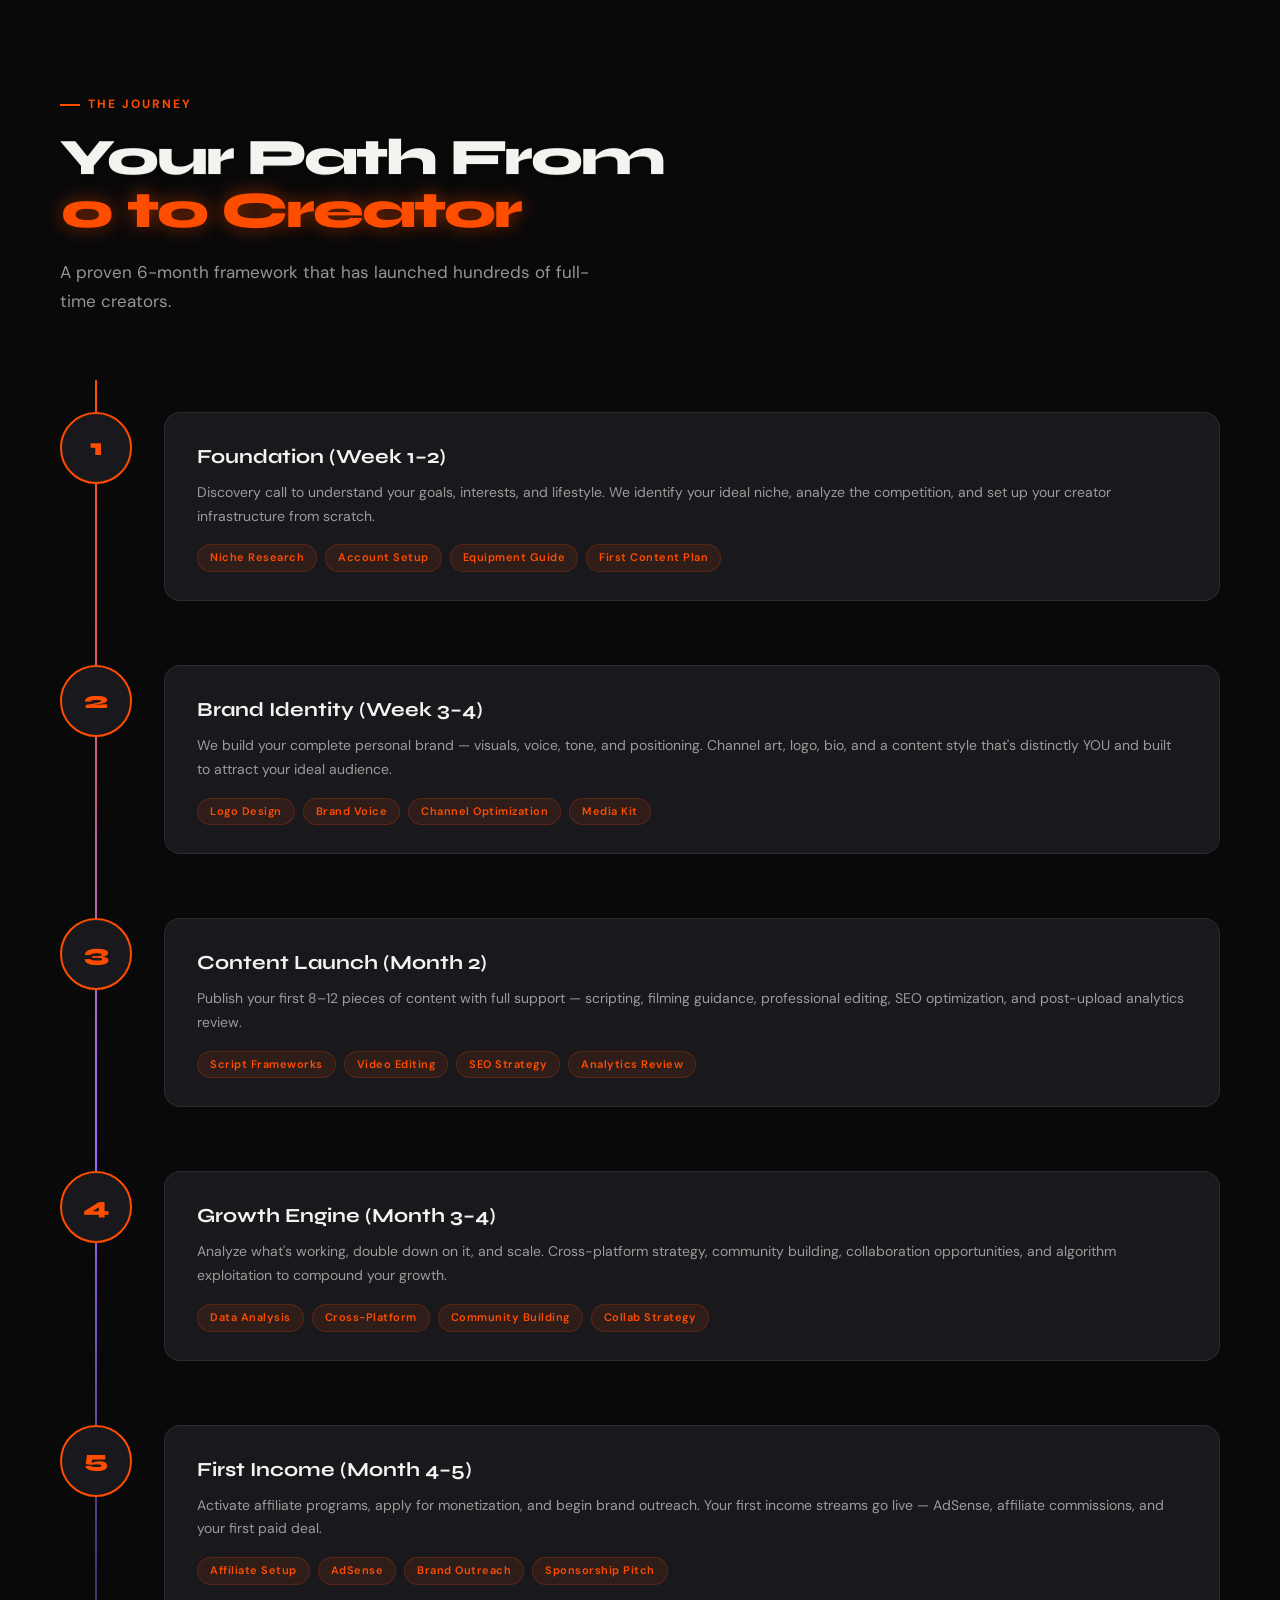
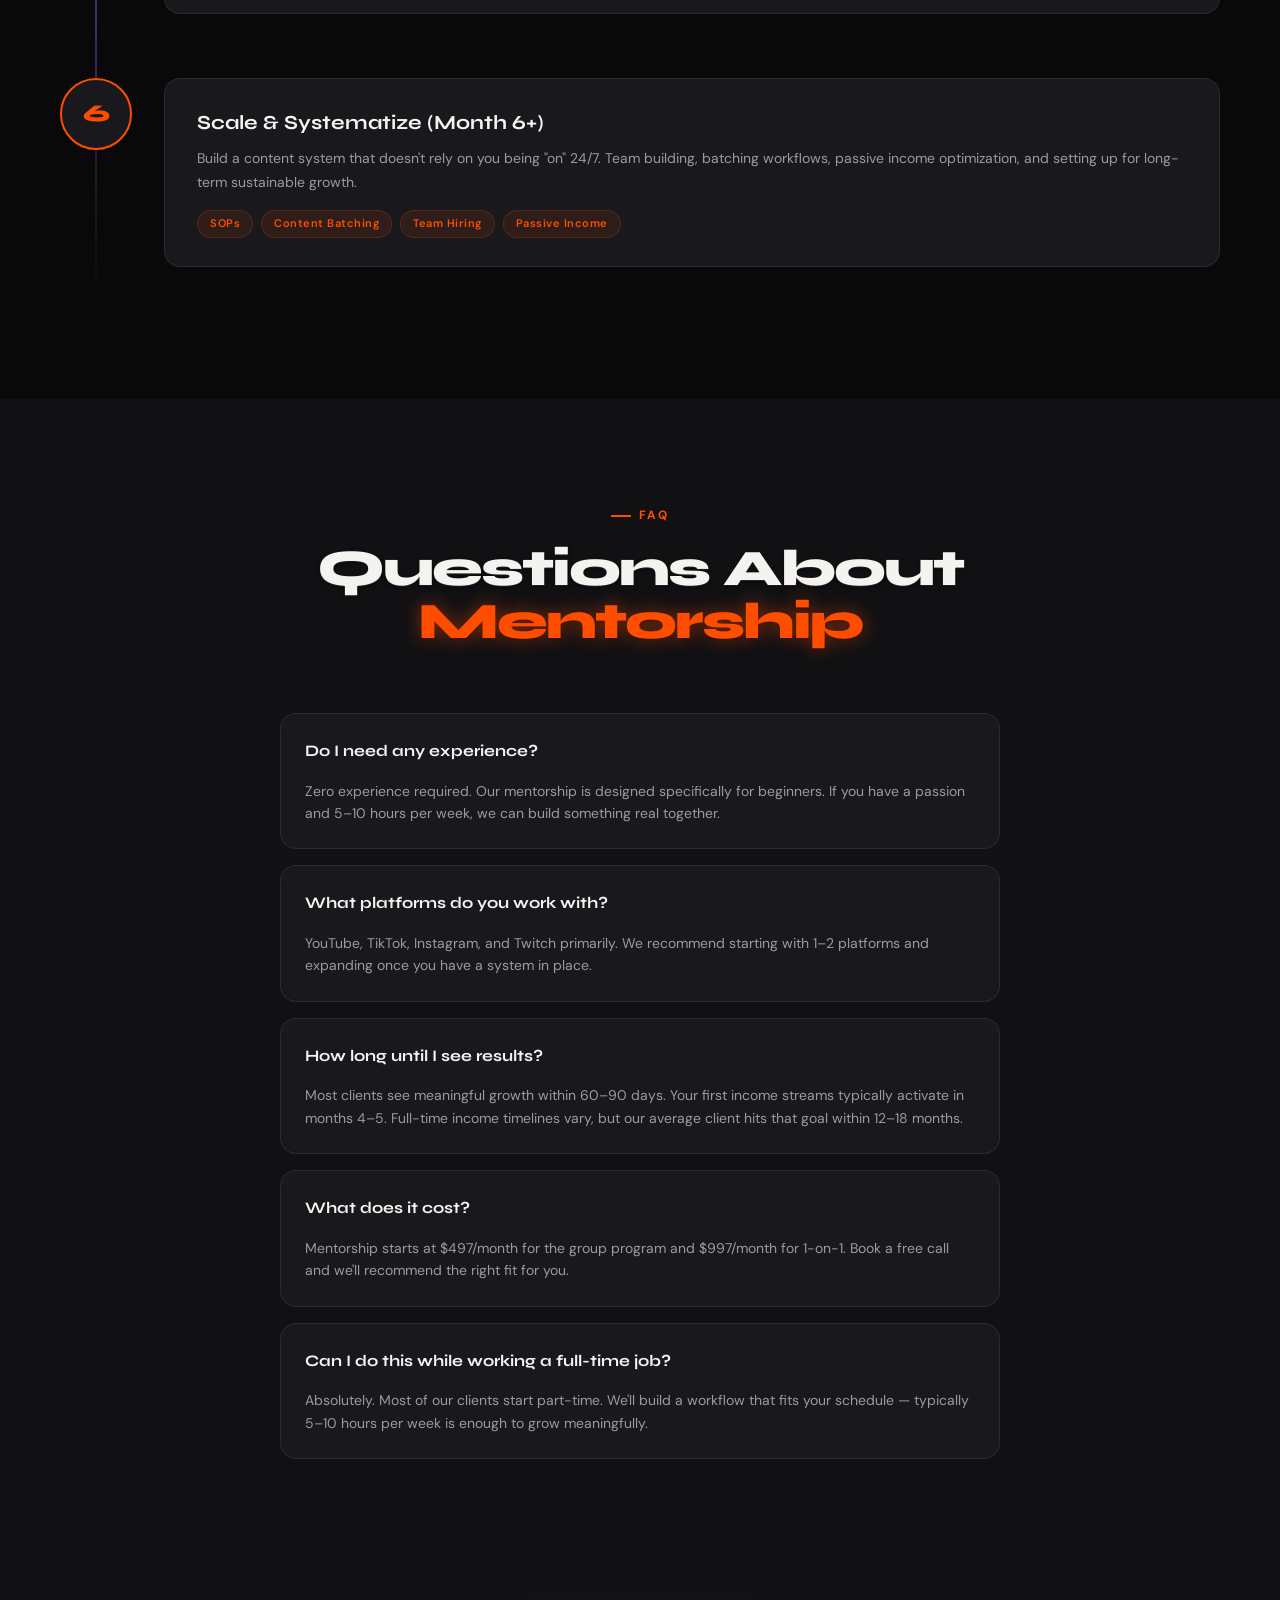
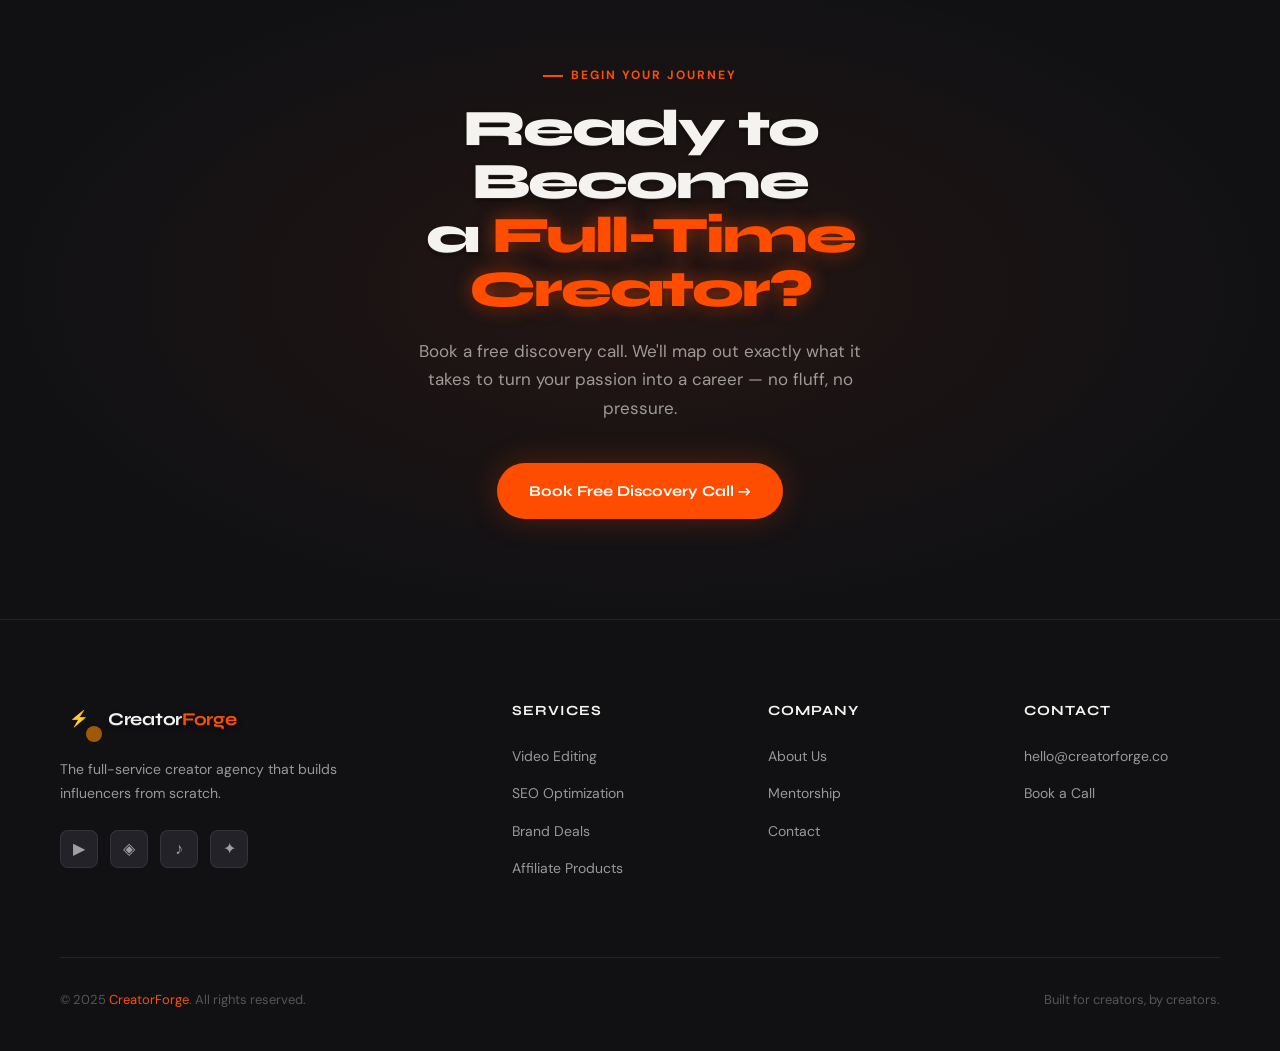
<file: mentorship.html>
<!DOCTYPE html>
<html lang="en">
<head>
  <meta charset="UTF-8" />
  <meta name="viewport" content="width=device-width, initial-scale=1.0" />
  <title>Mentorship — CreatorForge</title>
  <meta name="description" content="1-on-1 mentorship for aspiring influencers. We guide you from 0 to full-time creator with a proven roadmap." />
  <link rel="stylesheet" href="../css/style.css" />
  <link rel="icon" href="data:image/svg+xml,<svg xmlns='http://www.w3.org/2000/svg' viewBox='0 0 100 100'><rect width='100' height='100' rx='20' fill='%23ff4d00'/><text y='.9em' font-size='70' x='12'>⚡</text></svg>" />
</head>
<body>

<nav>
  <a href="../index.html" class="nav-logo">
    <div class="nav-logo-mark">⚡</div>
    <span class="nav-logo-text">Creator<span>Forge</span></span>
  </a>
  <ul class="nav-links">
    <li><a href="../index.html">Home</a></li>
    <li><a href="services.html">Services</a></li>
    <li><a href="mentorship.html" class="active">Mentorship</a></li>
    <li><a href="about.html">About</a></li>
    <li><a href="contact.html">Contact</a></li>
    <li><a href="contact.html" class="nav-cta">Get Started →</a></li>
  </ul>
  <button class="hamburger" aria-label="Toggle menu">
    <span></span><span></span><span></span>
  </button>
</nav>

<div class="page-hero">
  <div class="hero-bg">
    <div class="hero-bg-orb hero-bg-orb-1"></div>
    <div class="hero-bg-grid"></div>
  </div>
  <div class="section-label" style="justify-content:center;">Start From Zero</div>
  <h1>Creator <span style="color:var(--accent)">Mentorship</span></h1>
  <p>We take complete beginners and guide them every step of the way — niche selection, content creation, growth strategy, and monetization. No experience needed.</p>
</div>

<!-- WHAT YOU GET -->
<section style="background:var(--dark);">
  <div class="section-header-flex">
    <div>
      <div class="section-label">The Program</div>
      <h2 class="section-title">What You <span class="accent">Get</span></h2>
    </div>
  </div>
  <div style="display:grid;grid-template-columns:repeat(3,1fr);gap:20px;">
    <div class="service-card reveal">
      <div class="service-icon">📞</div>
      <h3>Weekly 1-on-1 Calls</h3>
      <p>Private strategy sessions with your dedicated mentor. Review your content, set goals, troubleshoot problems, and stay accountable every week.</p>
    </div>
    <div class="service-card reveal">
      <div class="service-icon">🗺️</div>
      <h3>Custom Roadmap</h3>
      <p>A step-by-step plan built specifically for your niche, goals, and timeline. No generic advice — just a clear path from where you are to where you want to be.</p>
    </div>
    <div class="service-card reveal">
      <div class="service-icon">💬</div>
      <h3>Daily Support</h3>
      <p>Direct access to your mentor via our private Slack channel. Ask questions, get feedback on content before it goes live, and never feel stuck alone.</p>
    </div>
    <div class="service-card reveal">
      <div class="service-icon">📚</div>
      <h3>Creator Curriculum</h3>
      <p>Access our full library of lessons on scripting, filming, editing, SEO, monetization, and mindset. Self-paced and updated regularly.</p>
    </div>
    <div class="service-card reveal">
      <div class="service-icon">🎯</div>
      <h3>Niche & Content Strategy</h3>
      <p>We help you find the right niche — one you're passionate about AND has monetization potential. Then we build a content calendar around it.</p>
    </div>
    <div class="service-card reveal">
      <div class="service-icon">🚀</div>
      <h3>Monetization Blueprint</h3>
      <p>Learn exactly when and how to monetize — AdSense, brand deals, affiliate links, digital products, memberships. Multiple income streams built together.</p>
    </div>
  </div>
</section>

<!-- ROADMAP -->
<section>
  <div class="section-header">
    <div class="section-label">The Journey</div>
    <h2 class="section-title">Your Path From<br><span class="accent">0 to Creator</span></h2>
    <p class="section-desc">A proven 6-month framework that has launched hundreds of full-time creators.</p>
  </div>
  <div class="mentorship-path">
    <div class="path-steps">
      <div class="path-step reveal">
        <div class="path-step-dot">1</div>
        <div class="path-step-content">
          <h3>Foundation (Week 1–2)</h3>
          <p>Discovery call to understand your goals, interests, and lifestyle. We identify your ideal niche, analyze the competition, and set up your creator infrastructure from scratch.</p>
          <div class="path-tags">
            <span class="path-tag">Niche Research</span>
            <span class="path-tag">Account Setup</span>
            <span class="path-tag">Equipment Guide</span>
            <span class="path-tag">First Content Plan</span>
          </div>
        </div>
      </div>
      <div class="path-step reveal">
        <div class="path-step-dot">2</div>
        <div class="path-step-content">
          <h3>Brand Identity (Week 3–4)</h3>
          <p>We build your complete personal brand — visuals, voice, tone, and positioning. Channel art, logo, bio, and a content style that's distinctly YOU and built to attract your ideal audience.</p>
          <div class="path-tags">
            <span class="path-tag">Logo Design</span>
            <span class="path-tag">Brand Voice</span>
            <span class="path-tag">Channel Optimization</span>
            <span class="path-tag">Media Kit</span>
          </div>
        </div>
      </div>
      <div class="path-step reveal">
        <div class="path-step-dot">3</div>
        <div class="path-step-content">
          <h3>Content Launch (Month 2)</h3>
          <p>Publish your first 8–12 pieces of content with full support — scripting, filming guidance, professional editing, SEO optimization, and post-upload analytics review.</p>
          <div class="path-tags">
            <span class="path-tag">Script Frameworks</span>
            <span class="path-tag">Video Editing</span>
            <span class="path-tag">SEO Strategy</span>
            <span class="path-tag">Analytics Review</span>
          </div>
        </div>
      </div>
      <div class="path-step reveal">
        <div class="path-step-dot">4</div>
        <div class="path-step-content">
          <h3>Growth Engine (Month 3–4)</h3>
          <p>Analyze what's working, double down on it, and scale. Cross-platform strategy, community building, collaboration opportunities, and algorithm exploitation to compound your growth.</p>
          <div class="path-tags">
            <span class="path-tag">Data Analysis</span>
            <span class="path-tag">Cross-Platform</span>
            <span class="path-tag">Community Building</span>
            <span class="path-tag">Collab Strategy</span>
          </div>
        </div>
      </div>
      <div class="path-step reveal">
        <div class="path-step-dot">5</div>
        <div class="path-step-content">
          <h3>First Income (Month 4–5)</h3>
          <p>Activate affiliate programs, apply for monetization, and begin brand outreach. Your first income streams go live — AdSense, affiliate commissions, and your first paid deal.</p>
          <div class="path-tags">
            <span class="path-tag">Affiliate Setup</span>
            <span class="path-tag">AdSense</span>
            <span class="path-tag">Brand Outreach</span>
            <span class="path-tag">Sponsorship Pitch</span>
          </div>
        </div>
      </div>
      <div class="path-step reveal">
        <div class="path-step-dot">6</div>
        <div class="path-step-content">
          <h3>Scale & Systematize (Month 6+)</h3>
          <p>Build a content system that doesn't rely on you being "on" 24/7. Team building, batching workflows, passive income optimization, and setting up for long-term sustainable growth.</p>
          <div class="path-tags">
            <span class="path-tag">SOPs</span>
            <span class="path-tag">Content Batching</span>
            <span class="path-tag">Team Hiring</span>
            <span class="path-tag">Passive Income</span>
          </div>
        </div>
      </div>
    </div>
  </div>
</section>

<!-- FAQ -->
<section style="background:var(--dark);">
  <div class="section-header" style="text-align:center;">
    <div class="section-label" style="justify-content:center;">FAQ</div>
    <h2 class="section-title">Questions About<br><span class="accent">Mentorship</span></h2>
  </div>
  <div style="max-width:720px;margin:0 auto;display:flex;flex-direction:column;gap:16px;">
    <div class="contact-item reveal" style="flex-direction:column;gap:12px;align-items:flex-start;">
      <h4 style="font-family:var(--font-display);font-size:16px;">Do I need any experience?</h4>
      <p style="color:var(--white-dim);font-size:14px;">Zero experience required. Our mentorship is designed specifically for beginners. If you have a passion and 5–10 hours per week, we can build something real together.</p>
    </div>
    <div class="contact-item reveal" style="flex-direction:column;gap:12px;align-items:flex-start;">
      <h4 style="font-family:var(--font-display);font-size:16px;">What platforms do you work with?</h4>
      <p style="color:var(--white-dim);font-size:14px;">YouTube, TikTok, Instagram, and Twitch primarily. We recommend starting with 1–2 platforms and expanding once you have a system in place.</p>
    </div>
    <div class="contact-item reveal" style="flex-direction:column;gap:12px;align-items:flex-start;">
      <h4 style="font-family:var(--font-display);font-size:16px;">How long until I see results?</h4>
      <p style="color:var(--white-dim);font-size:14px;">Most clients see meaningful growth within 60–90 days. Your first income streams typically activate in months 4–5. Full-time income timelines vary, but our average client hits that goal within 12–18 months.</p>
    </div>
    <div class="contact-item reveal" style="flex-direction:column;gap:12px;align-items:flex-start;">
      <h4 style="font-family:var(--font-display);font-size:16px;">What does it cost?</h4>
      <p style="color:var(--white-dim);font-size:14px;">Mentorship starts at $497/month for the group program and $997/month for 1-on-1. Book a free call and we'll recommend the right fit for you.</p>
    </div>
    <div class="contact-item reveal" style="flex-direction:column;gap:12px;align-items:flex-start;">
      <h4 style="font-family:var(--font-display);font-size:16px;">Can I do this while working a full-time job?</h4>
      <p style="color:var(--white-dim);font-size:14px;">Absolutely. Most of our clients start part-time. We'll build a workflow that fits your schedule — typically 5–10 hours per week is enough to grow meaningfully.</p>
    </div>
  </div>
</section>

<!-- CTA -->
<section class="cta-section">
  <div class="cta-bg"></div>
  <div class="cta-content">
    <div class="section-label" style="justify-content:center;">Begin Your Journey</div>
    <h2 class="section-title">Ready to Become<br>a <span class="accent">Full-Time Creator?</span></h2>
    <p class="section-desc">Book a free discovery call. We'll map out exactly what it takes to turn your passion into a career — no fluff, no pressure.</p>
    <a href="contact.html" class="btn-primary">Book Free Discovery Call →</a>
  </div>
</section>

<footer>
  <div class="footer-grid">
    <div class="footer-brand">
      <a href="../index.html" class="nav-logo">
        <div class="nav-logo-mark">⚡</div>
        <span class="nav-logo-text">Creator<span>Forge</span></span>
      </a>
      <p>The full-service creator agency that builds influencers from scratch.</p>
      <div class="footer-socials">
        <a href="#" class="social-link">▶</a>
        <a href="#" class="social-link">◈</a>
        <a href="#" class="social-link">♪</a>
        <a href="#" class="social-link">✦</a>
      </div>
    </div>
    <div class="footer-col">
      <h4>Services</h4>
      <ul>
        <li><a href="services.html#video">Video Editing</a></li>
        <li><a href="services.html#seo">SEO Optimization</a></li>
        <li><a href="services.html#brands">Brand Deals</a></li>
        <li><a href="services.html#affiliate">Affiliate Products</a></li>
      </ul>
    </div>
    <div class="footer-col">
      <h4>Company</h4>
      <ul>
        <li><a href="about.html">About Us</a></li>
        <li><a href="mentorship.html">Mentorship</a></li>
        <li><a href="contact.html">Contact</a></li>
      </ul>
    </div>
    <div class="footer-col">
      <h4>Contact</h4>
      <ul>
        <li><a href="mailto:hello@creatorforge.co">hello@creatorforge.co</a></li>
        <li><a href="contact.html">Book a Call</a></li>
      </ul>
    </div>
  </div>
  <div class="footer-bottom">
    <p>© 2025 <span>CreatorForge</span>. All rights reserved.</p>
    <p>Built for creators, by creators.</p>
  </div>
</footer>

<script src="../js/main.js"></script>
</body>
</html>
</file>
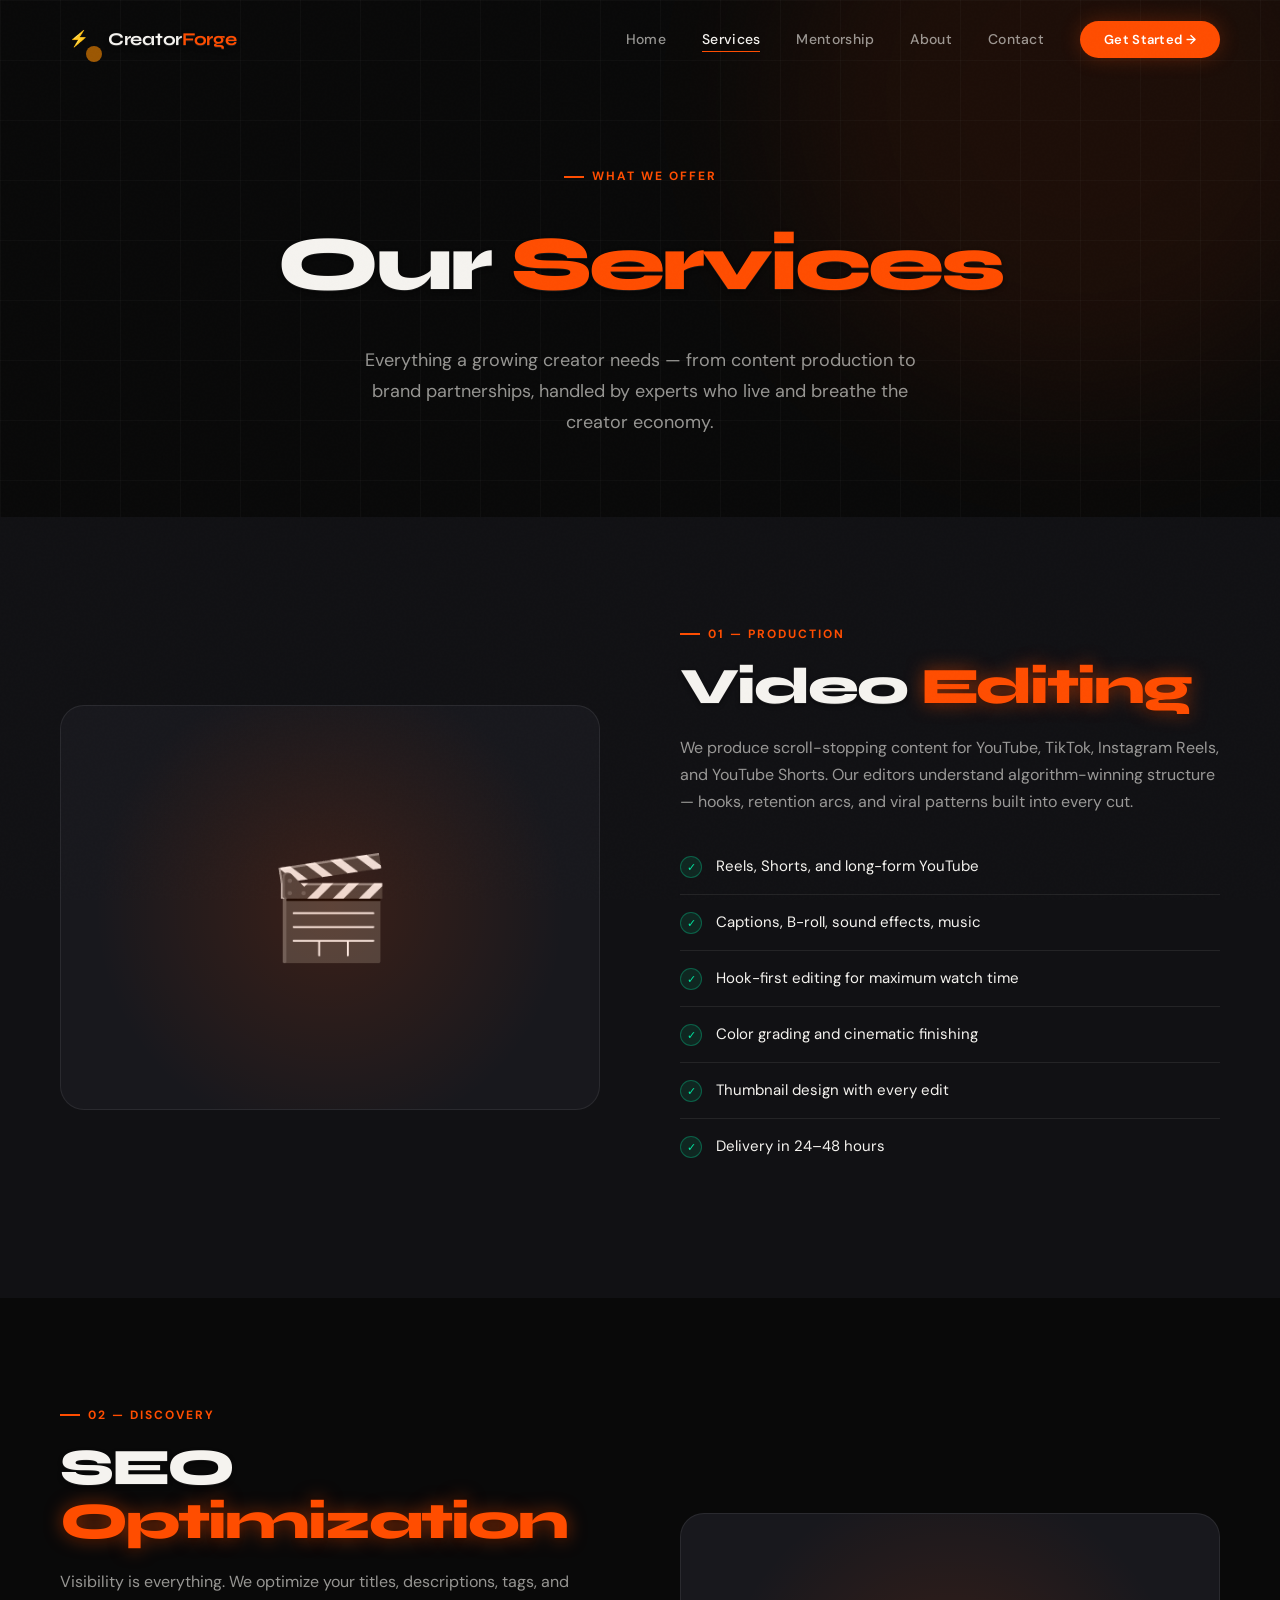
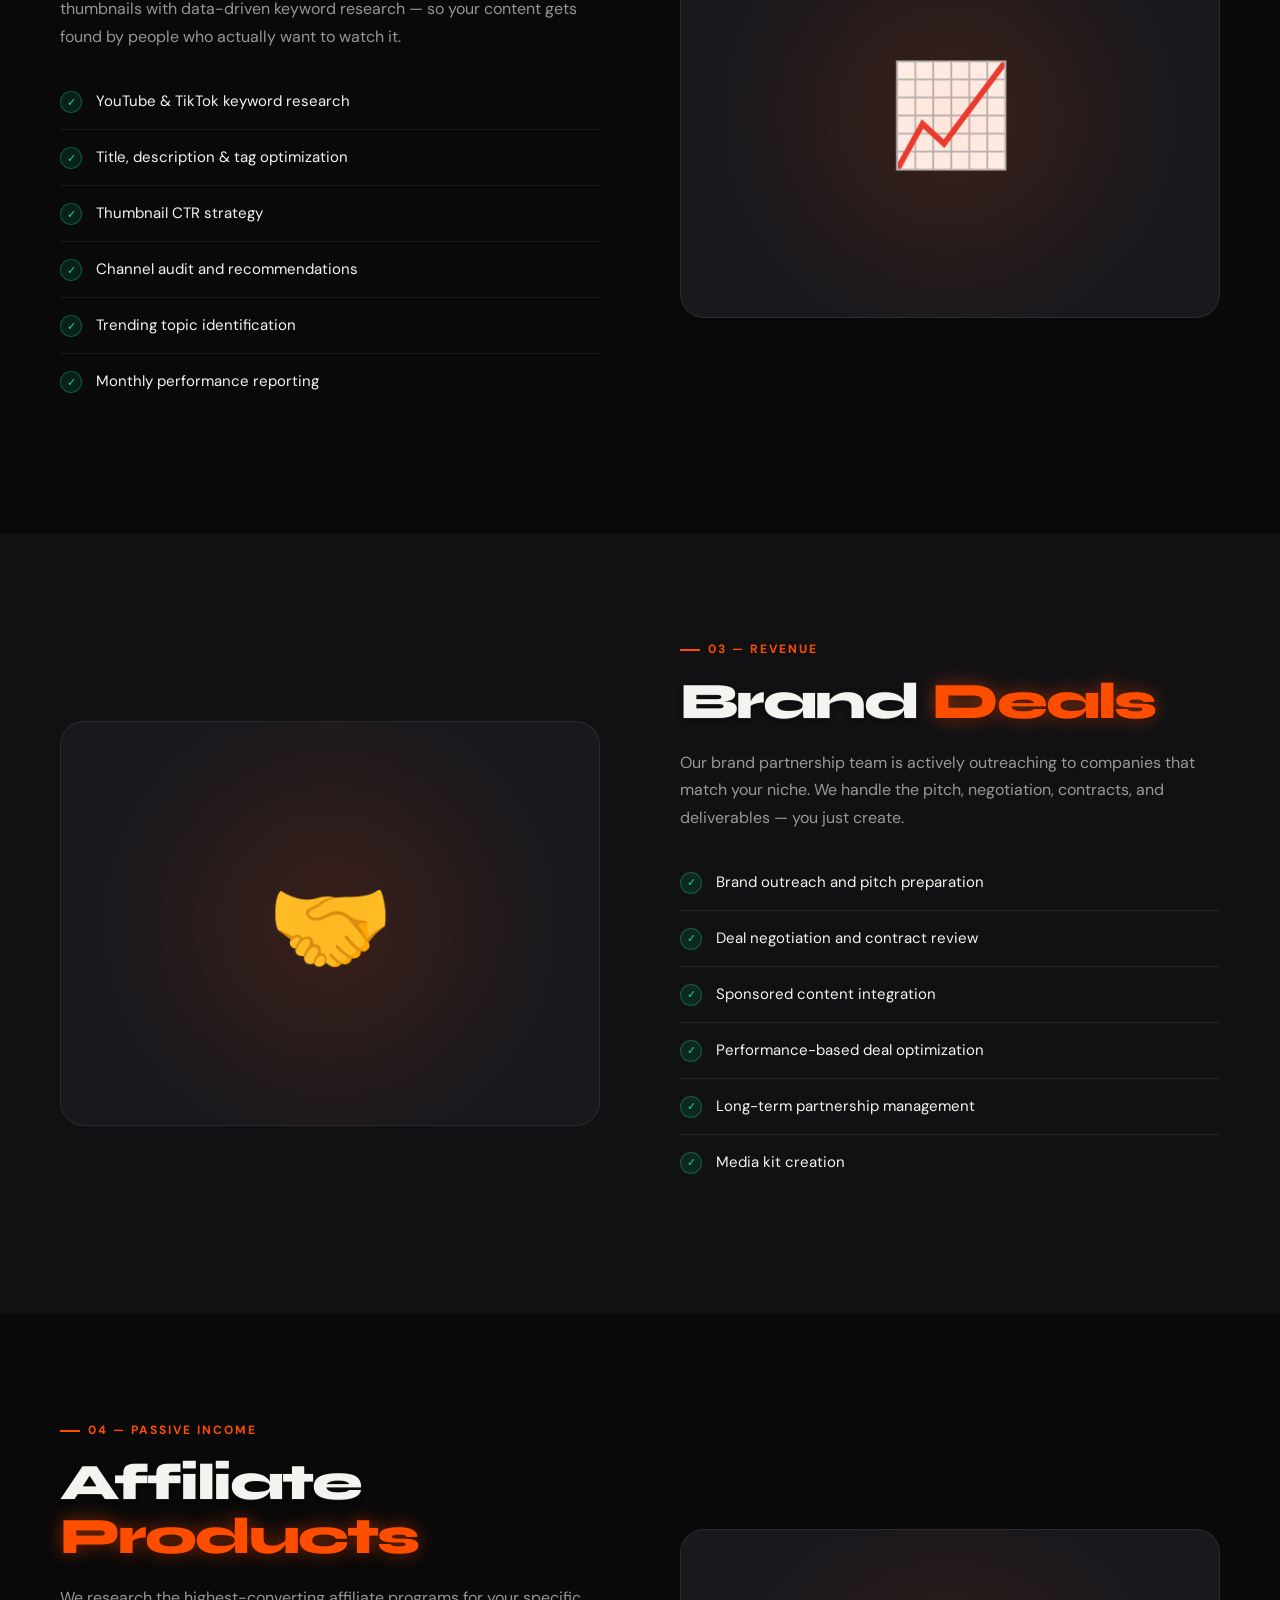
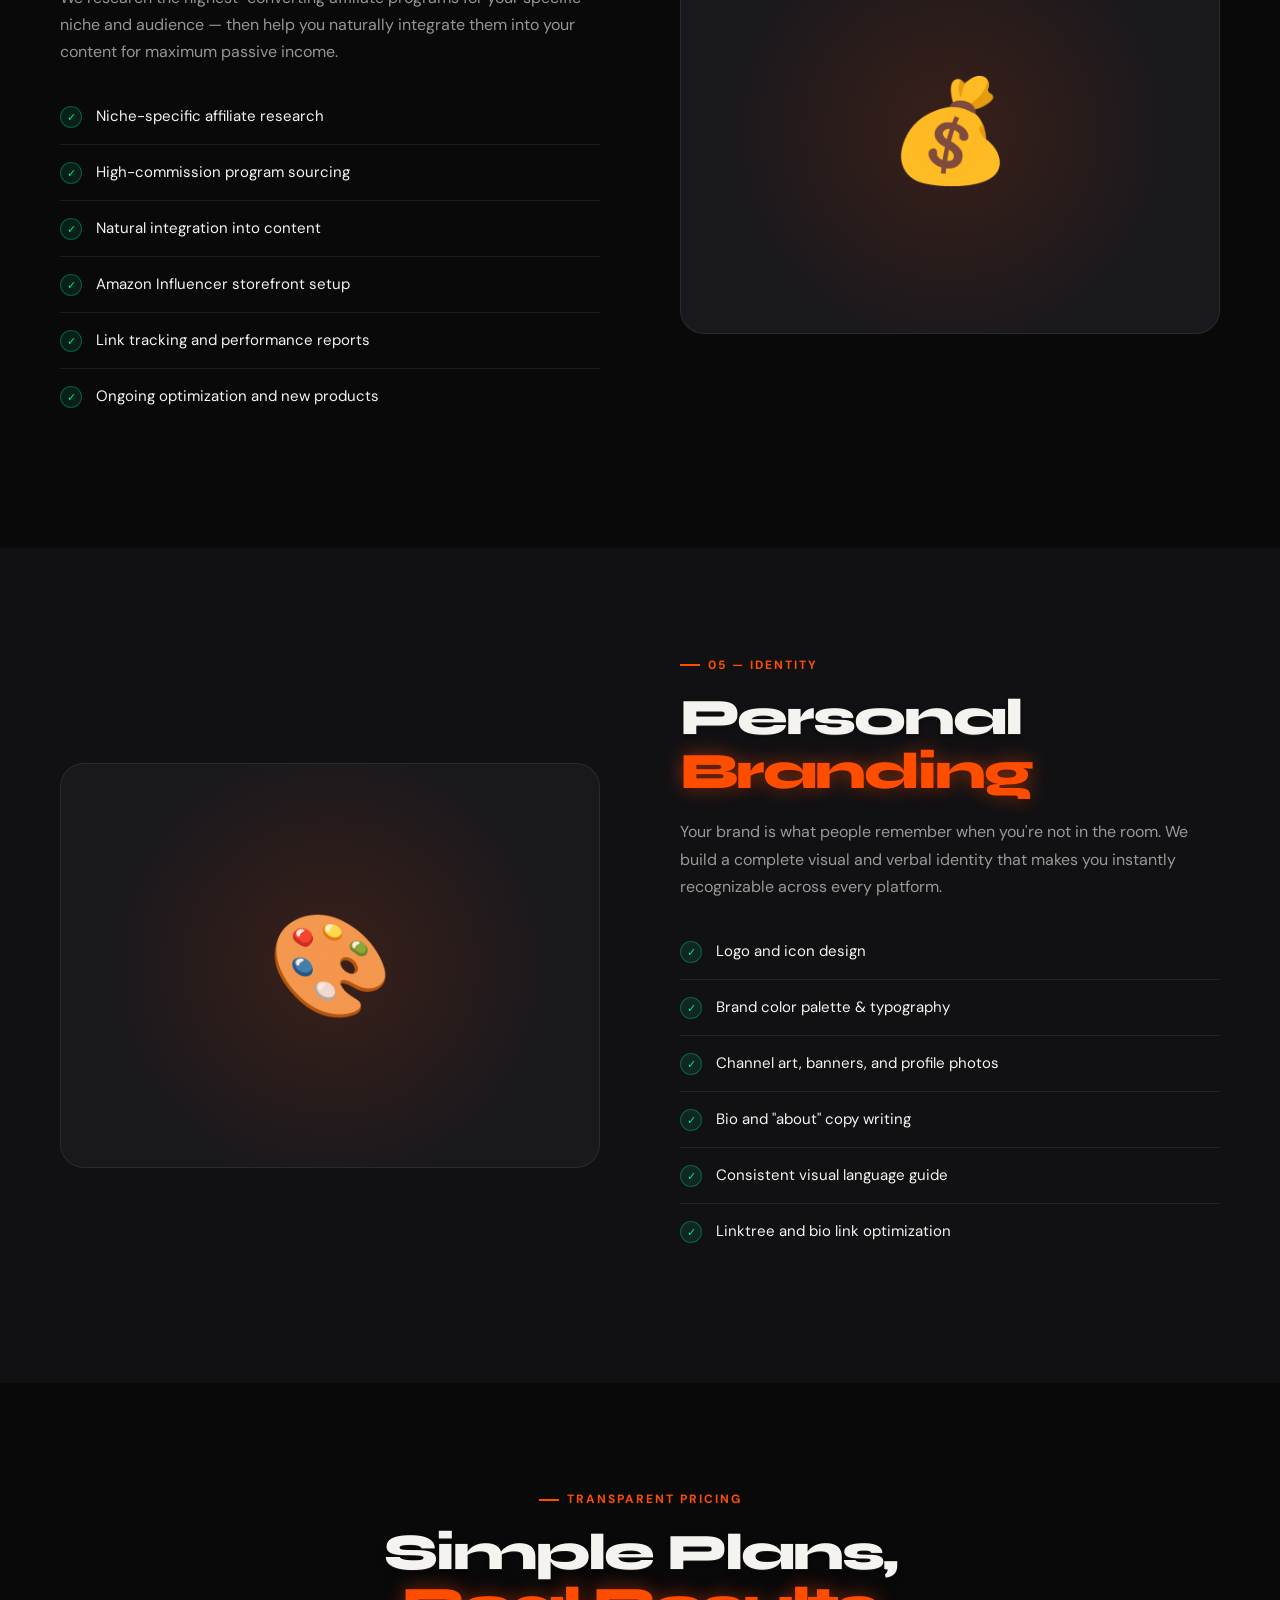
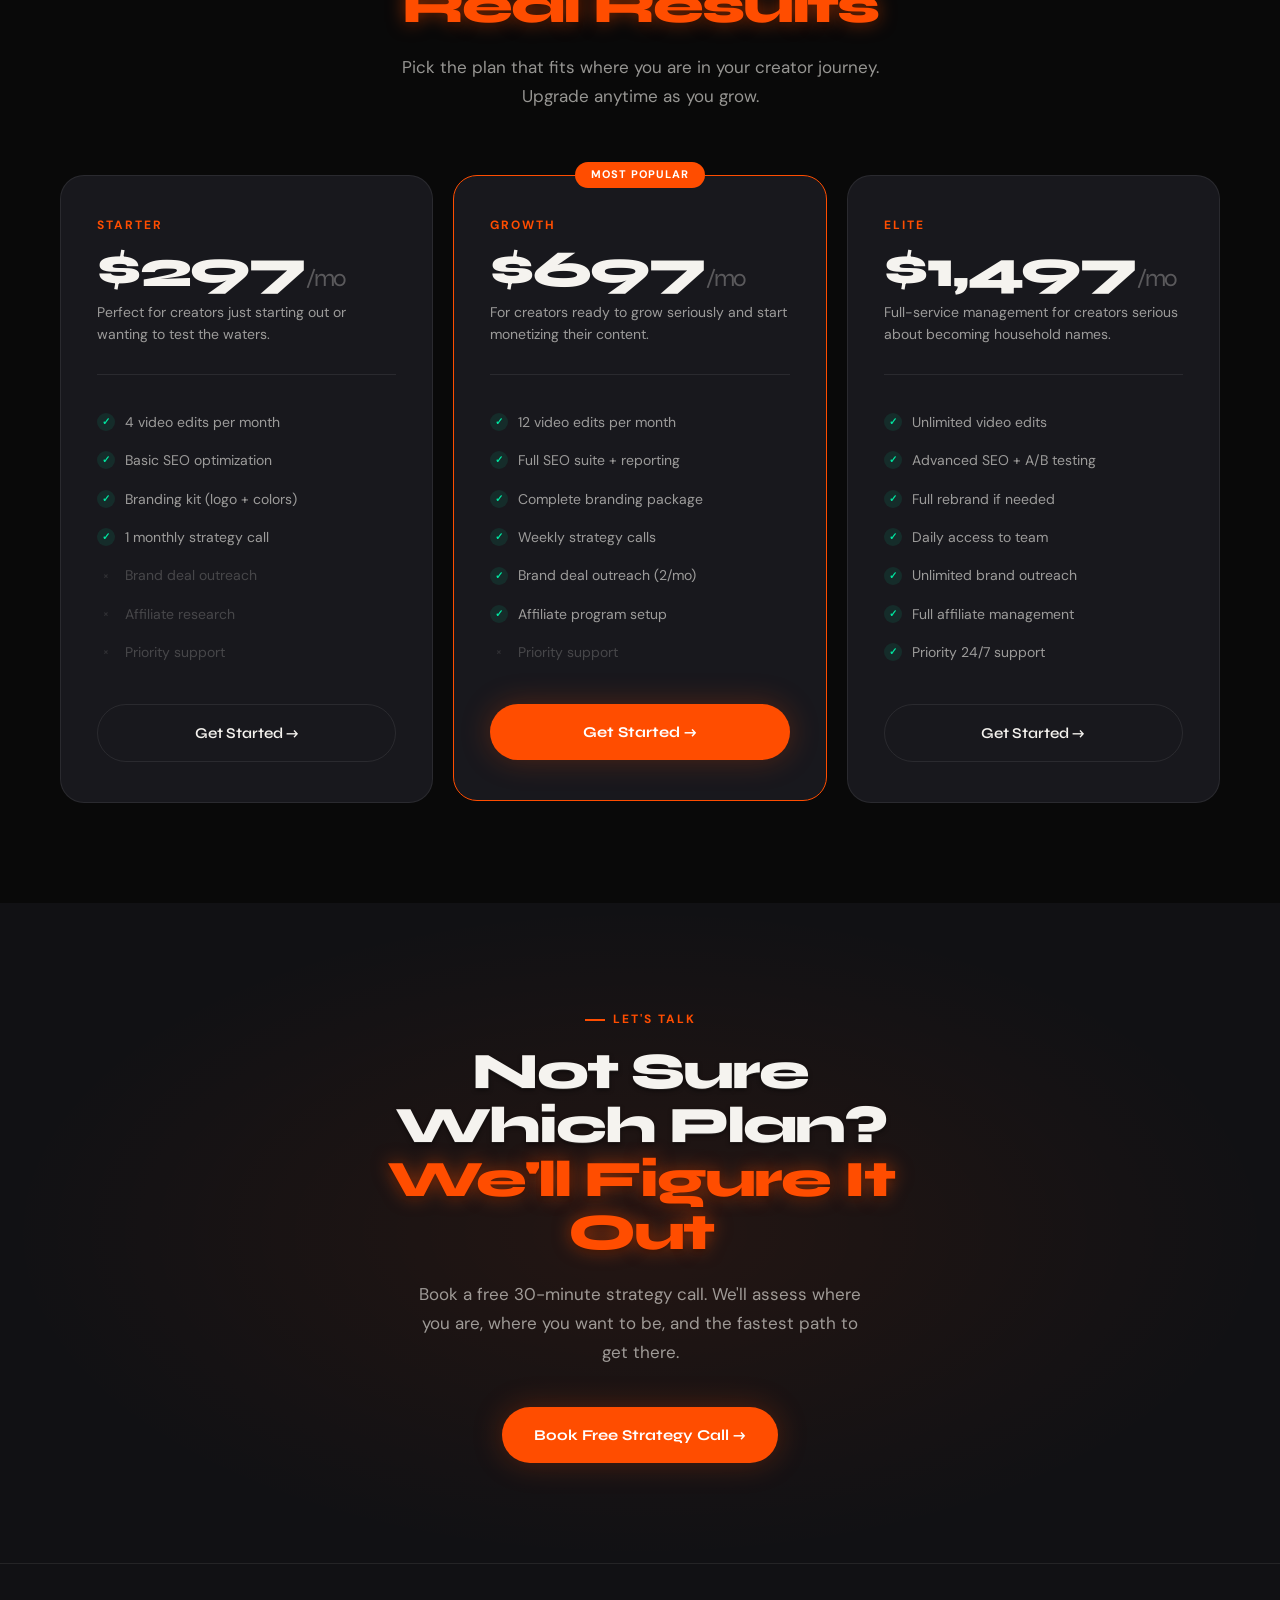
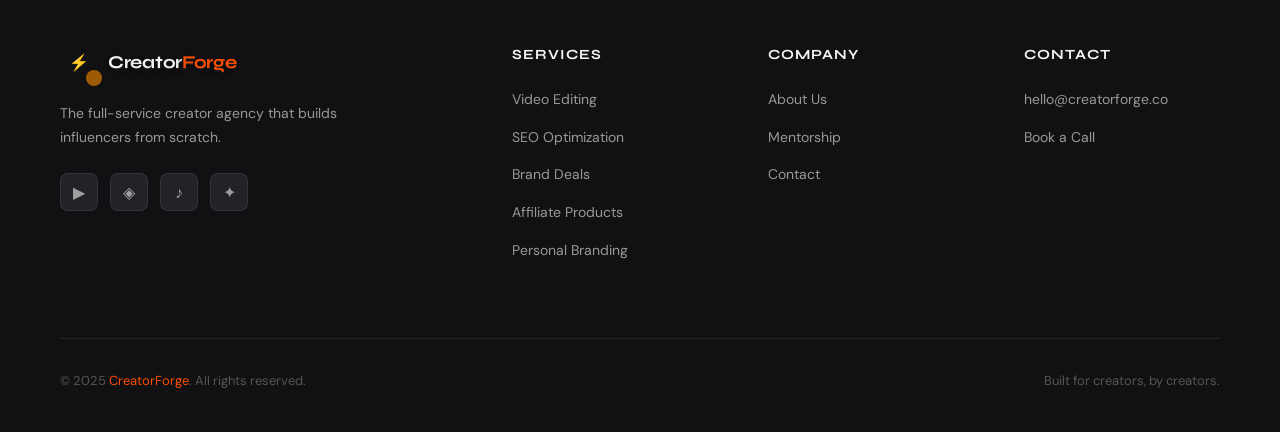
<file: services.html>
<!DOCTYPE html>
<html lang="en">
<head>
  <meta charset="UTF-8" />
  <meta name="viewport" content="width=device-width, initial-scale=1.0" />
  <title>Services — CreatorForge</title>
  <meta name="description" content="Full-service creator growth: video editing, SEO, brand deals, affiliate products, and personal branding." />
  <link rel="stylesheet" href="../css/style.css" />
  <link rel="icon" href="data:image/svg+xml,<svg xmlns='http://www.w3.org/2000/svg' viewBox='0 0 100 100'><rect width='100' height='100' rx='20' fill='%23ff4d00'/><text y='.9em' font-size='70' x='12'>⚡</text></svg>" />
</head>
<body>

<nav>
  <a href="../index.html" class="nav-logo">
    <div class="nav-logo-mark">⚡</div>
    <span class="nav-logo-text">Creator<span>Forge</span></span>
  </a>
  <ul class="nav-links">
    <li><a href="../index.html">Home</a></li>
    <li><a href="services.html" class="active">Services</a></li>
    <li><a href="mentorship.html">Mentorship</a></li>
    <li><a href="about.html">About</a></li>
    <li><a href="contact.html">Contact</a></li>
    <li><a href="contact.html" class="nav-cta">Get Started →</a></li>
  </ul>
  <button class="hamburger" aria-label="Toggle menu">
    <span></span><span></span><span></span>
  </button>
</nav>

<!-- PAGE HERO -->
<div class="page-hero">
  <div class="hero-bg">
    <div class="hero-bg-orb hero-bg-orb-1"></div>
    <div class="hero-bg-grid"></div>
  </div>
  <div class="section-label" style="justify-content:center;">What We Offer</div>
  <h1>Our <span style="color:var(--accent)">Services</span></h1>
  <p>Everything a growing creator needs — from content production to brand partnerships, handled by experts who live and breathe the creator economy.</p>
</div>

<!-- VIDEO EDITING -->
<section id="video" style="background:var(--dark);">
  <div class="feature-split reveal">
    <div class="feature-visual">
      <div class="feature-visual-inner" style="font-size:100px;">🎬</div>
    </div>
    <div>
      <div class="section-label">01 — Production</div>
      <h2 class="section-title">Video <span class="accent">Editing</span></h2>
      <p style="color:var(--white-dim);font-size:16px;line-height:1.7;margin-bottom:20px;">
        We produce scroll-stopping content for YouTube, TikTok, Instagram Reels, and YouTube Shorts. Our editors understand algorithm-winning structure — hooks, retention arcs, and viral patterns built into every cut.
      </p>
      <ul class="feature-list">
        <li><span class="check">✓</span>Reels, Shorts, and long-form YouTube</li>
        <li><span class="check">✓</span>Captions, B-roll, sound effects, music</li>
        <li><span class="check">✓</span>Hook-first editing for maximum watch time</li>
        <li><span class="check">✓</span>Color grading and cinematic finishing</li>
        <li><span class="check">✓</span>Thumbnail design with every edit</li>
        <li><span class="check">✓</span>Delivery in 24–48 hours</li>
      </ul>
    </div>
  </div>
</section>

<!-- SEO -->
<section id="seo">
  <div class="feature-split reverse reveal">
    <div class="feature-visual">
      <div class="feature-visual-inner" style="font-size:100px;">📈</div>
    </div>
    <div>
      <div class="section-label">02 — Discovery</div>
      <h2 class="section-title">SEO <span class="accent">Optimization</span></h2>
      <p style="color:var(--white-dim);font-size:16px;line-height:1.7;margin-bottom:20px;">
        Visibility is everything. We optimize your titles, descriptions, tags, and thumbnails with data-driven keyword research — so your content gets found by people who actually want to watch it.
      </p>
      <ul class="feature-list">
        <li><span class="check">✓</span>YouTube & TikTok keyword research</li>
        <li><span class="check">✓</span>Title, description & tag optimization</li>
        <li><span class="check">✓</span>Thumbnail CTR strategy</li>
        <li><span class="check">✓</span>Channel audit and recommendations</li>
        <li><span class="check">✓</span>Trending topic identification</li>
        <li><span class="check">✓</span>Monthly performance reporting</li>
      </ul>
    </div>
  </div>
</section>

<!-- BRAND DEALS -->
<section id="brands" style="background:var(--dark);">
  <div class="feature-split reveal">
    <div class="feature-visual">
      <div class="feature-visual-inner" style="font-size:100px;">🤝</div>
    </div>
    <div>
      <div class="section-label">03 — Revenue</div>
      <h2 class="section-title">Brand <span class="accent">Deals</span></h2>
      <p style="color:var(--white-dim);font-size:16px;line-height:1.7;margin-bottom:20px;">
        Our brand partnership team is actively outreaching to companies that match your niche. We handle the pitch, negotiation, contracts, and deliverables — you just create.
      </p>
      <ul class="feature-list">
        <li><span class="check">✓</span>Brand outreach and pitch preparation</li>
        <li><span class="check">✓</span>Deal negotiation and contract review</li>
        <li><span class="check">✓</span>Sponsored content integration</li>
        <li><span class="check">✓</span>Performance-based deal optimization</li>
        <li><span class="check">✓</span>Long-term partnership management</li>
        <li><span class="check">✓</span>Media kit creation</li>
      </ul>
    </div>
  </div>
</section>

<!-- AFFILIATE -->
<section id="affiliate">
  <div class="feature-split reverse reveal">
    <div class="feature-visual">
      <div class="feature-visual-inner" style="font-size:100px;">💰</div>
    </div>
    <div>
      <div class="section-label">04 — Passive Income</div>
      <h2 class="section-title">Affiliate <span class="accent">Products</span></h2>
      <p style="color:var(--white-dim);font-size:16px;line-height:1.7;margin-bottom:20px;">
        We research the highest-converting affiliate programs for your specific niche and audience — then help you naturally integrate them into your content for maximum passive income.
      </p>
      <ul class="feature-list">
        <li><span class="check">✓</span>Niche-specific affiliate research</li>
        <li><span class="check">✓</span>High-commission program sourcing</li>
        <li><span class="check">✓</span>Natural integration into content</li>
        <li><span class="check">✓</span>Amazon Influencer storefront setup</li>
        <li><span class="check">✓</span>Link tracking and performance reports</li>
        <li><span class="check">✓</span>Ongoing optimization and new products</li>
      </ul>
    </div>
  </div>
</section>

<!-- BRANDING -->
<section id="branding" style="background:var(--dark);">
  <div class="feature-split reveal">
    <div class="feature-visual">
      <div class="feature-visual-inner" style="font-size:100px;">🎨</div>
    </div>
    <div>
      <div class="section-label">05 — Identity</div>
      <h2 class="section-title">Personal <span class="accent">Branding</span></h2>
      <p style="color:var(--white-dim);font-size:16px;line-height:1.7;margin-bottom:20px;">
        Your brand is what people remember when you're not in the room. We build a complete visual and verbal identity that makes you instantly recognizable across every platform.
      </p>
      <ul class="feature-list">
        <li><span class="check">✓</span>Logo and icon design</li>
        <li><span class="check">✓</span>Brand color palette & typography</li>
        <li><span class="check">✓</span>Channel art, banners, and profile photos</li>
        <li><span class="check">✓</span>Bio and "about" copy writing</li>
        <li><span class="check">✓</span>Consistent visual language guide</li>
        <li><span class="check">✓</span>Linktree and bio link optimization</li>
      </ul>
    </div>
  </div>
</section>

<!-- PRICING -->
<section>
  <div class="section-header" style="text-align:center;">
    <div class="section-label" style="justify-content:center;">Transparent Pricing</div>
    <h2 class="section-title">Simple Plans,<br><span class="accent">Real Results</span></h2>
    <p class="section-desc" style="margin:0 auto;">Pick the plan that fits where you are in your creator journey. Upgrade anytime as you grow.</p>
  </div>
  <div class="pricing-grid">
    <div class="pricing-card reveal">
      <div class="pricing-tier">Starter</div>
      <div class="pricing-price">$297<span>/mo</span></div>
      <p class="pricing-desc">Perfect for creators just starting out or wanting to test the waters.</p>
      <ul class="pricing-features">
        <li>4 video edits per month</li>
        <li>Basic SEO optimization</li>
        <li>Branding kit (logo + colors)</li>
        <li>1 monthly strategy call</li>
        <li class="off">Brand deal outreach</li>
        <li class="off">Affiliate research</li>
        <li class="off">Priority support</li>
      </ul>
      <a href="contact.html" class="btn-secondary" style="width:100%;text-align:center;justify-content:center;">Get Started →</a>
    </div>
    <div class="pricing-card popular reveal">
      <div class="popular-badge">Most Popular</div>
      <div class="pricing-tier">Growth</div>
      <div class="pricing-price">$697<span>/mo</span></div>
      <p class="pricing-desc">For creators ready to grow seriously and start monetizing their content.</p>
      <ul class="pricing-features">
        <li>12 video edits per month</li>
        <li>Full SEO suite + reporting</li>
        <li>Complete branding package</li>
        <li>Weekly strategy calls</li>
        <li>Brand deal outreach (2/mo)</li>
        <li>Affiliate program setup</li>
        <li class="off">Priority support</li>
      </ul>
      <a href="contact.html" class="btn-primary" style="width:100%;text-align:center;justify-content:center;">Get Started →</a>
    </div>
    <div class="pricing-card reveal">
      <div class="pricing-tier">Elite</div>
      <div class="pricing-price">$1,497<span>/mo</span></div>
      <p class="pricing-desc">Full-service management for creators serious about becoming household names.</p>
      <ul class="pricing-features">
        <li>Unlimited video edits</li>
        <li>Advanced SEO + A/B testing</li>
        <li>Full rebrand if needed</li>
        <li>Daily access to team</li>
        <li>Unlimited brand outreach</li>
        <li>Full affiliate management</li>
        <li>Priority 24/7 support</li>
      </ul>
      <a href="contact.html" class="btn-secondary" style="width:100%;text-align:center;justify-content:center;">Get Started →</a>
    </div>
  </div>
</section>

<!-- CTA -->
<section class="cta-section">
  <div class="cta-bg"></div>
  <div class="cta-content">
    <div class="section-label" style="justify-content:center;">Let's Talk</div>
    <h2 class="section-title">Not Sure Which Plan?<br><span class="accent">We'll Figure It Out</span></h2>
    <p class="section-desc">Book a free 30-minute strategy call. We'll assess where you are, where you want to be, and the fastest path to get there.</p>
    <a href="contact.html" class="btn-primary">Book Free Strategy Call →</a>
  </div>
</section>

<footer>
  <div class="footer-grid">
    <div class="footer-brand">
      <a href="../index.html" class="nav-logo">
        <div class="nav-logo-mark">⚡</div>
        <span class="nav-logo-text">Creator<span>Forge</span></span>
      </a>
      <p>The full-service creator agency that builds influencers from scratch.</p>
      <div class="footer-socials">
        <a href="#" class="social-link">▶</a>
        <a href="#" class="social-link">◈</a>
        <a href="#" class="social-link">♪</a>
        <a href="#" class="social-link">✦</a>
      </div>
    </div>
    <div class="footer-col">
      <h4>Services</h4>
      <ul>
        <li><a href="#video">Video Editing</a></li>
        <li><a href="#seo">SEO Optimization</a></li>
        <li><a href="#brands">Brand Deals</a></li>
        <li><a href="#affiliate">Affiliate Products</a></li>
        <li><a href="#branding">Personal Branding</a></li>
      </ul>
    </div>
    <div class="footer-col">
      <h4>Company</h4>
      <ul>
        <li><a href="about.html">About Us</a></li>
        <li><a href="mentorship.html">Mentorship</a></li>
        <li><a href="contact.html">Contact</a></li>
      </ul>
    </div>
    <div class="footer-col">
      <h4>Contact</h4>
      <ul>
        <li><a href="mailto:hello@creatorforge.co">hello@creatorforge.co</a></li>
        <li><a href="contact.html">Book a Call</a></li>
      </ul>
    </div>
  </div>
  <div class="footer-bottom">
    <p>© 2025 <span>CreatorForge</span>. All rights reserved.</p>
    <p>Built for creators, by creators.</p>
  </div>
</footer>

<script src="../js/main.js"></script>
</body>
</html>
</file>
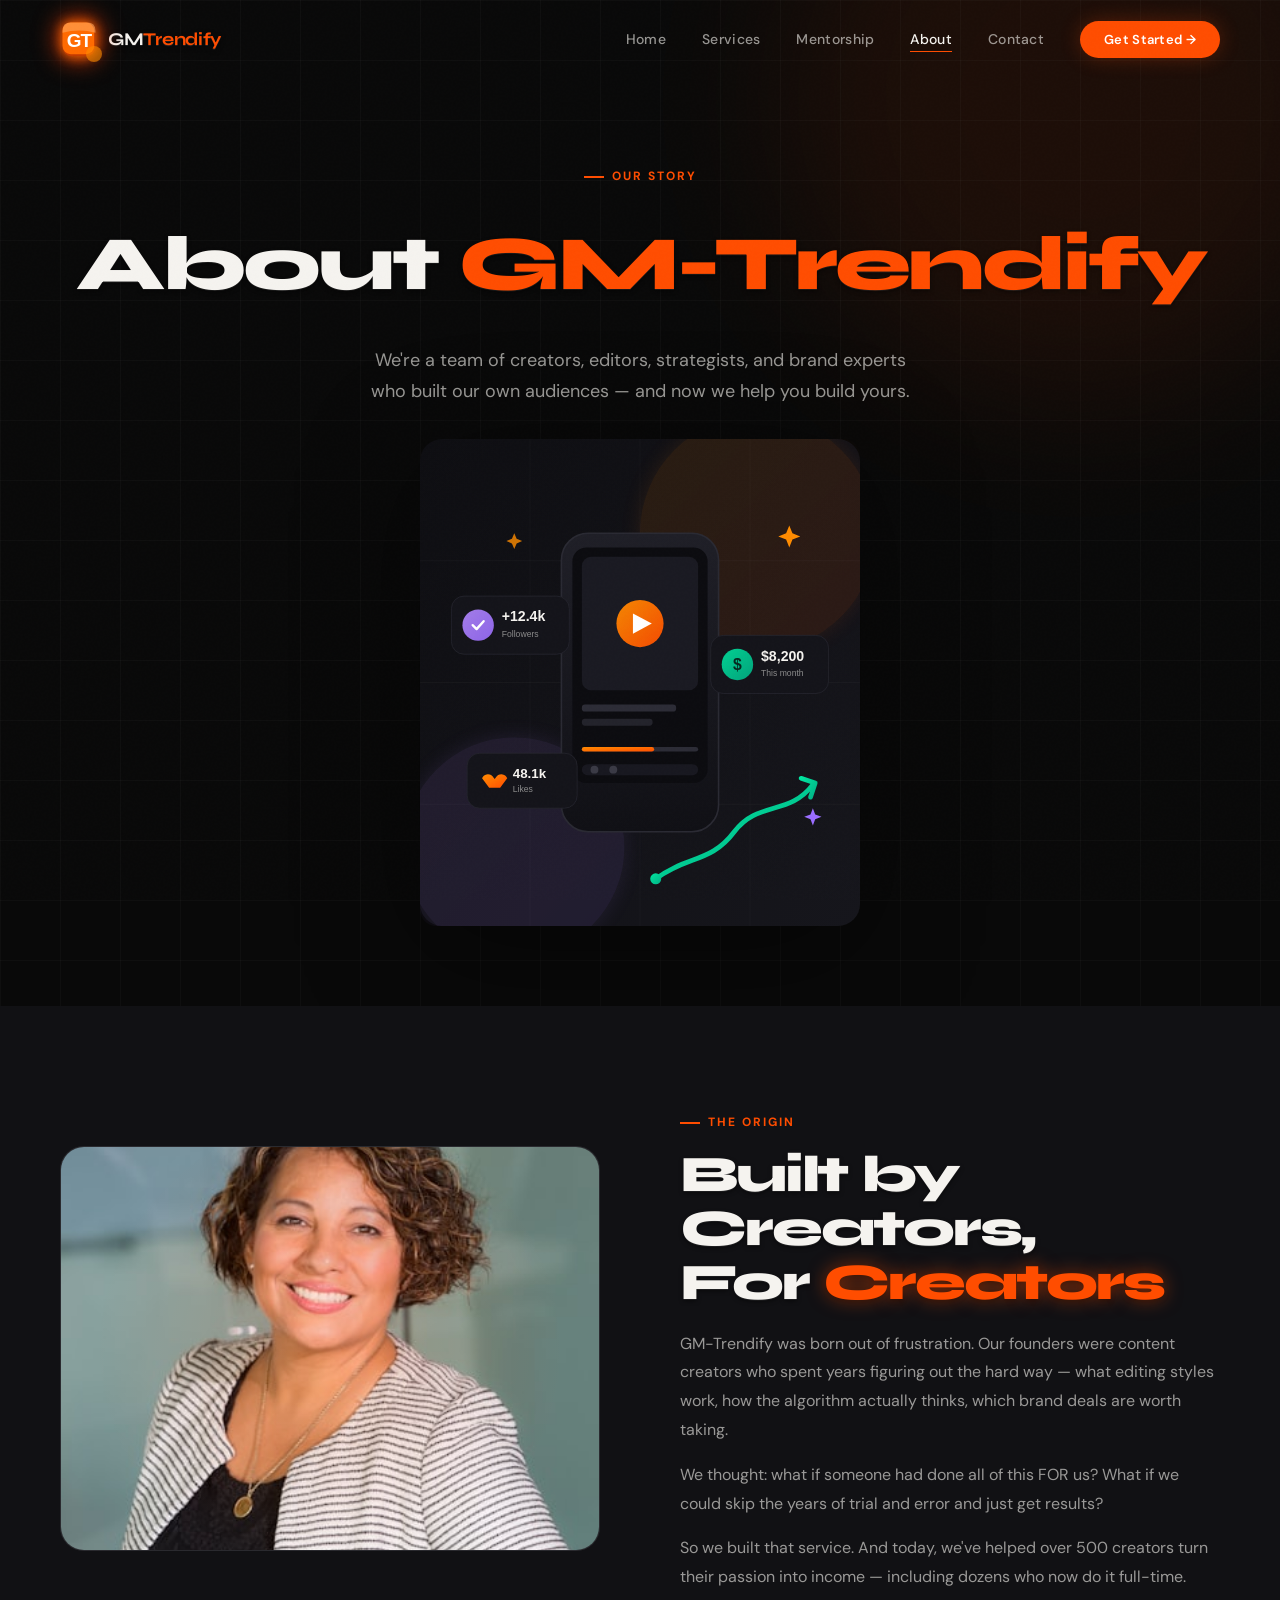
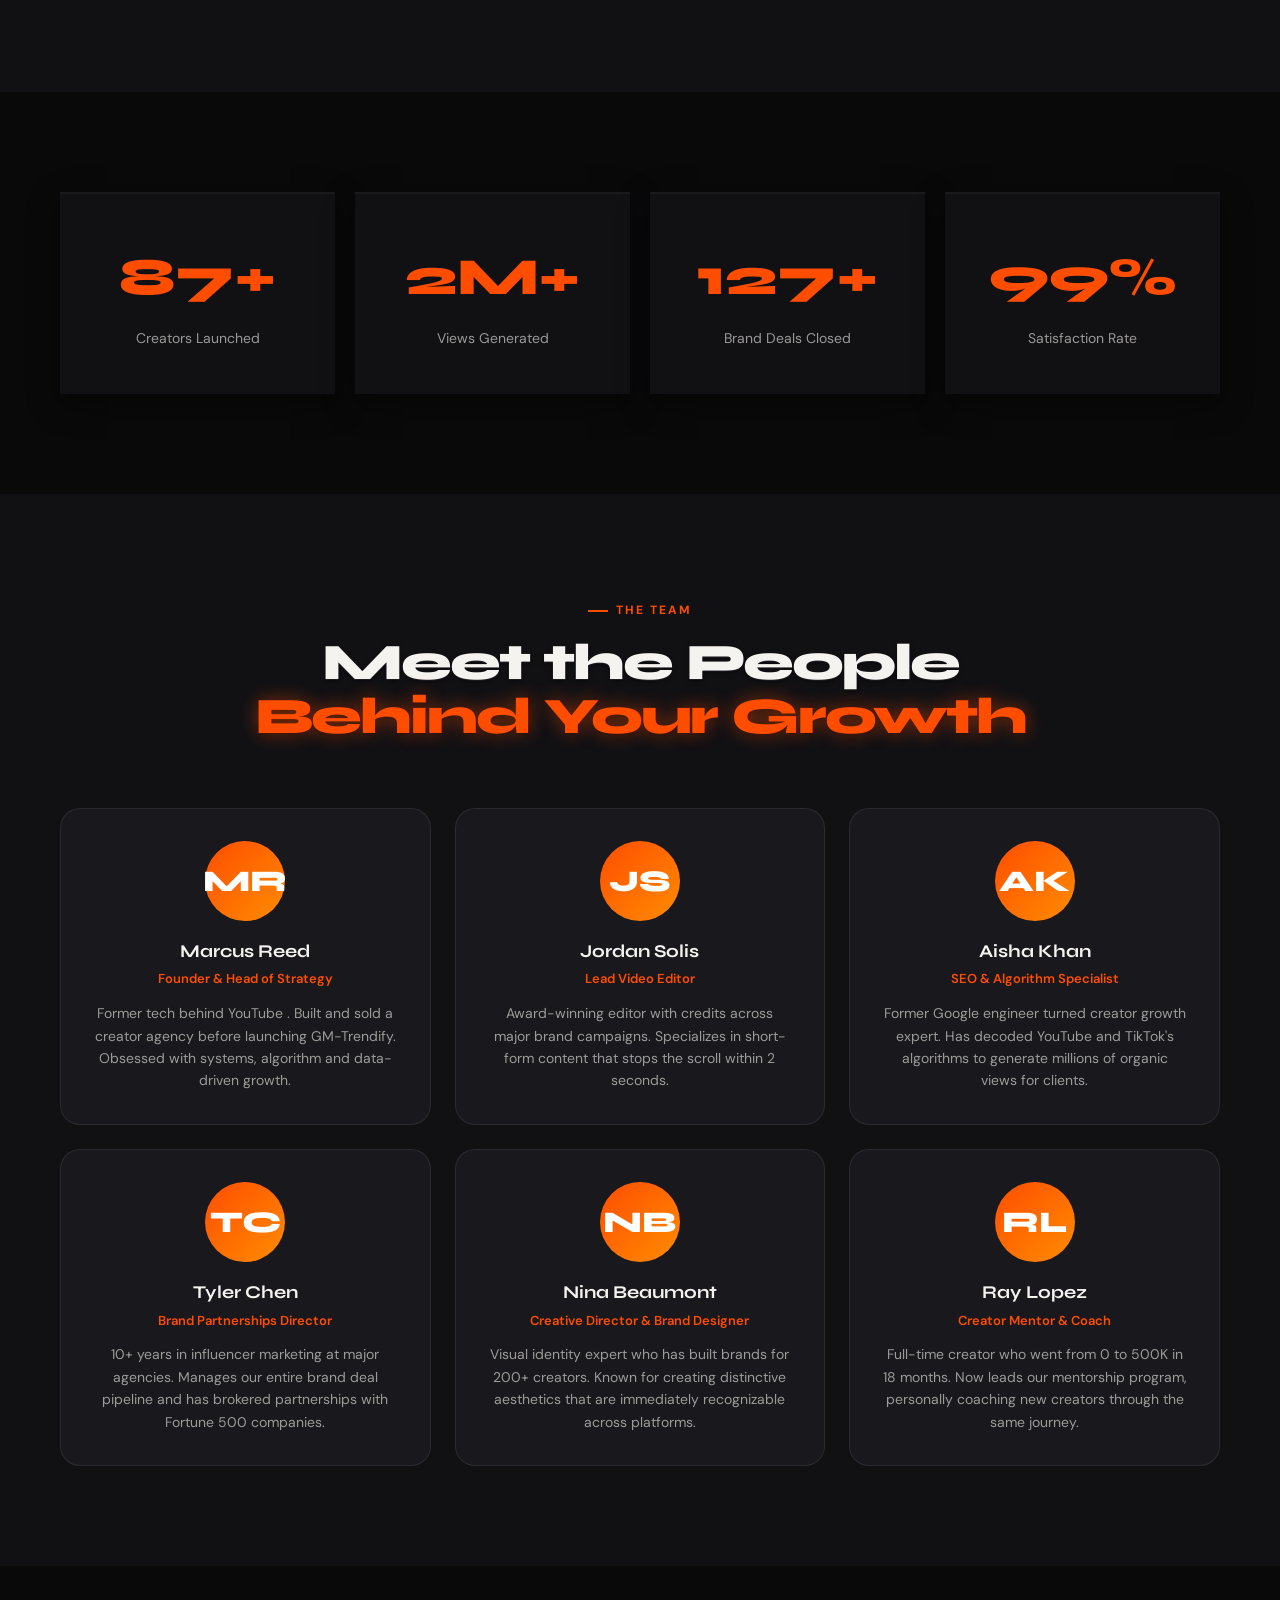
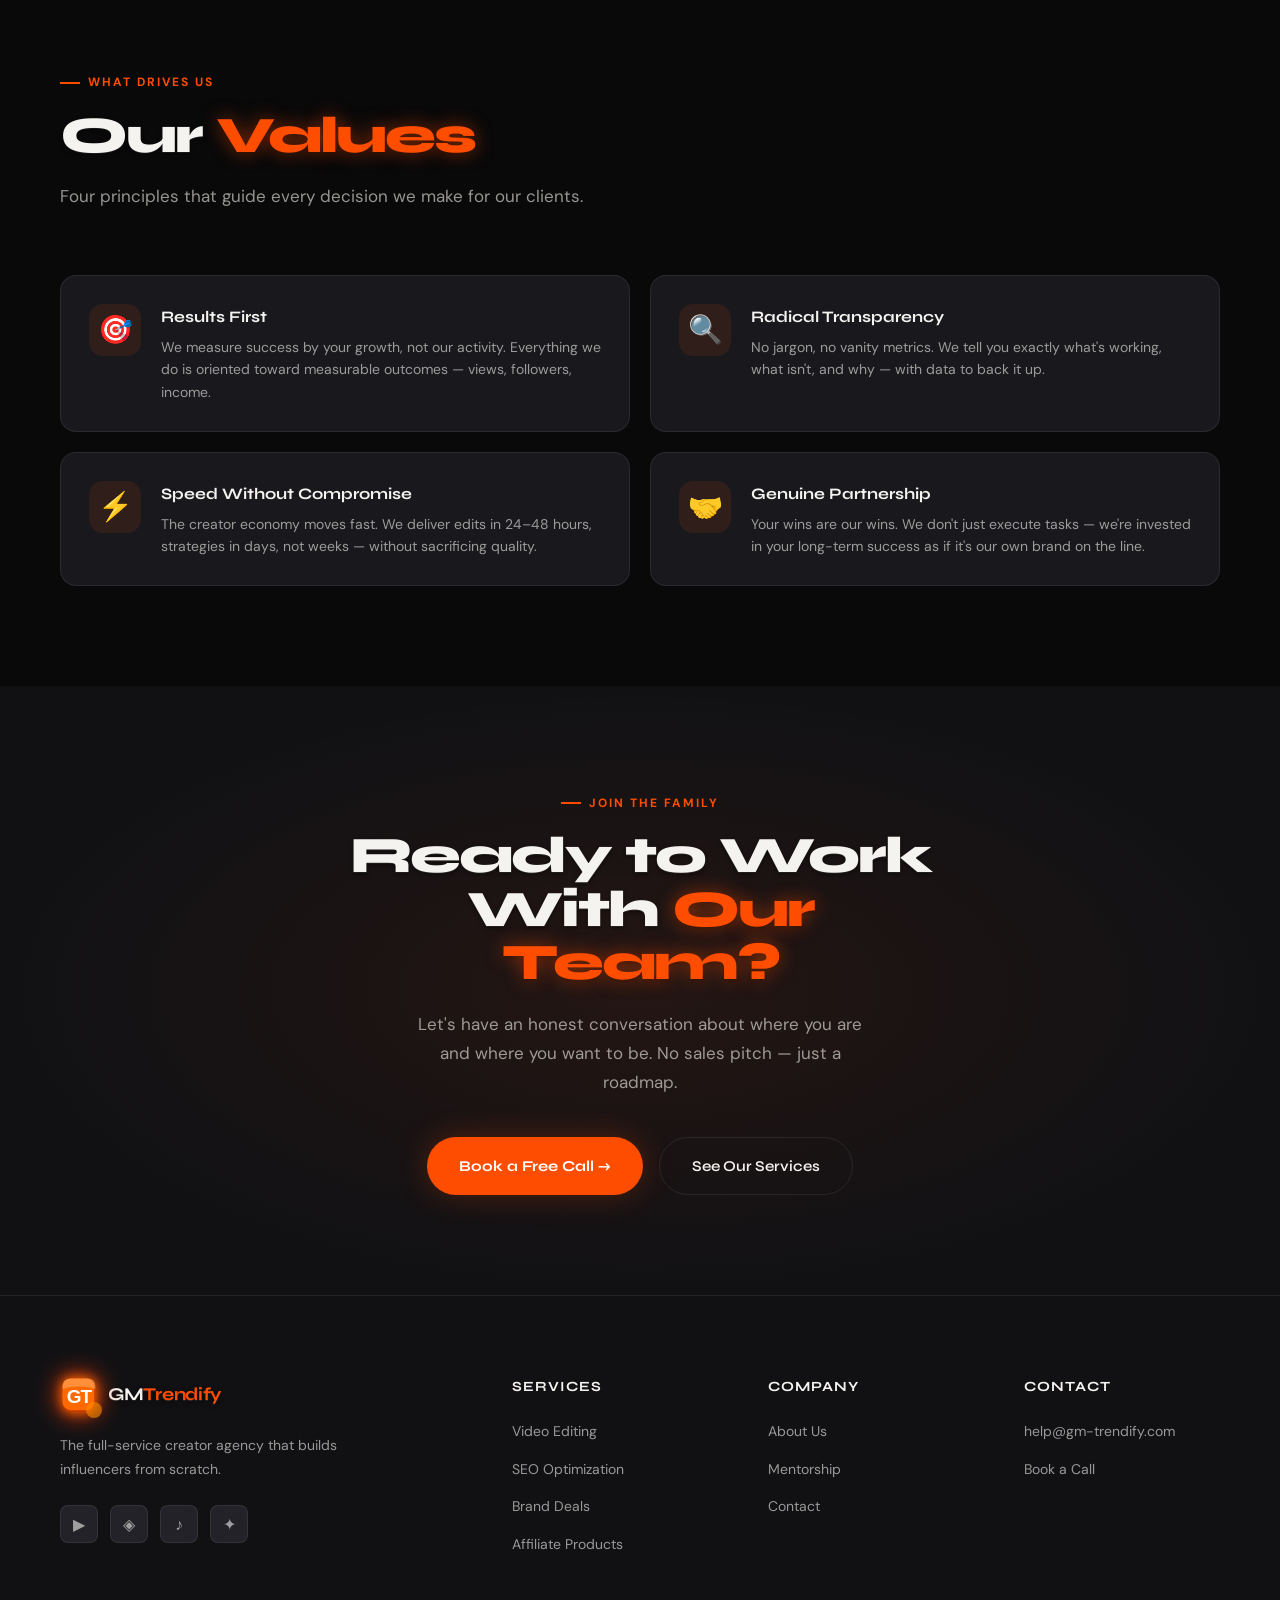
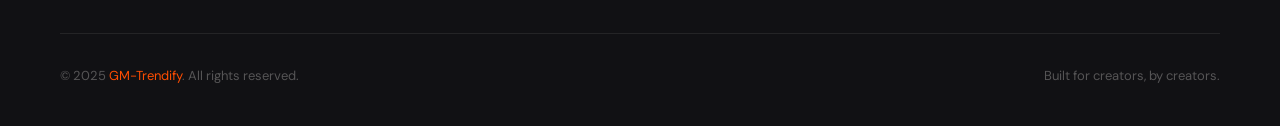
<file: pages/about.html>
<!DOCTYPE html>
<html lang="en">
<head>
  <meta charset="UTF-8" />
  <meta name="viewport" content="width=device-width, initial-scale=1.0" />
  <title>About — GM-Trendify</title>
  <meta name="description" content="We're a team of creators who built our own audiences — and now we build yours." />
  <link rel="stylesheet" href="../css/style.css" />
  <link rel="icon" type="image/svg+xml" href="/assets/favicon.svg" />
  <link rel="apple-touch-icon" href="/assets/favicon.svg" />
</head>
<body>

<nav>
  <a href="../index.html" class="nav-logo">
    <div class="nav-logo-mark"><img src="/assets/logo.svg" alt="GM-Trendify" /></div>
    <span class="nav-logo-text">GM<span>Trendify</span></span>
  </a>
  <ul class="nav-links">
    <li><a href="../index.html">Home</a></li>
    <li><a href="services.html">Services</a></li>
    <li><a href="mentorship.html">Mentorship</a></li>
    <li><a href="about.html" class="active">About</a></li>
    <li><a href="contact.html">Contact</a></li>
    <li><a href="contact.html" class="nav-cta">Get Started →</a></li>
  </ul>
  <button class="hamburger" aria-label="Toggle menu">
    <span></span><span></span><span></span>
  </button>
</nav>

<div class="page-hero">
  <div class="hero-bg">
    <div class="hero-bg-orb hero-bg-orb-1"></div>
    <div class="hero-bg-grid"></div>
  </div>
  <div class="section-label" style="justify-content:center;">Our Story</div>
  <h1>About <span style="color:var(--accent)">GM-Trendify</span></h1>
  <p>We're a team of creators, editors, strategists, and brand experts who built our own audiences — and now we help you build yours.</p>
  <img src="../assets/hero-visual.svg" alt="GM-Trendify creator growth" style="width:100%;max-width:440px;height:auto;margin:32px auto 0;display:block;border-radius:var(--radius);filter:drop-shadow(0 24px 60px rgba(0,0,0,0.45));" />
</div>

<!-- STORY -->
<section style="background:var(--dark);">
  <div class="feature-split reveal">
    <div class="feature-visual">
      <div class="feature-visual-inner" style="padding:0;overflow:hidden;border-radius:var(--radius);">
        <img src="../assets/services/mentor.jpg" alt="GM-Trendify team" style="width:100%;height:100%;object-fit:cover;display:block;" />
      </div>
    </div>
    <div>
      <div class="section-label">The Origin</div>
      <h2 class="section-title">Built by Creators,<br>For <span class="accent">Creators</span></h2>
      <p style="color:var(--white-dim);font-size:16px;line-height:1.8;margin-bottom:16px;">
        GM-Trendify was born out of frustration. Our founders were content creators who spent years figuring out the hard way — what editing styles work, how the algorithm actually thinks, which brand deals are worth taking.
      </p>
      <p style="color:var(--white-dim);font-size:16px;line-height:1.8;margin-bottom:16px;">
        We thought: what if someone had done all of this FOR us? What if we could skip the years of trial and error and just get results?
      </p>
      <p style="color:var(--white-dim);font-size:16px;line-height:1.8;">
        So we built that service. And today, we've helped over 500 creators turn their passion into income — including dozens who now do it full-time.
      </p>
    </div>
  </div>
</section>

<!-- STATS -->
<section>
  <div class="stats-grid">
    <div class="service-card reveal">
      <div style="font-family:var(--font-display);font-size:52px;font-weight:800;color:var(--accent);margin-bottom:8px;" data-count="87" data-suffix="+">0+</div>
      <div style="color:var(--white-dim);font-size:14px;">Creators Launched</div>
    </div>
    <div class="service-card reveal">
      <div style="font-family:var(--font-display);font-size:52px;font-weight:800;color:var(--accent);margin-bottom:8px;" data-count="2" data-suffix="M+">0M+</div>
      <div style="color:var(--white-dim);font-size:14px;">Views Generated</div>
    </div>
    <div class="service-card reveal">
      <div style="font-family:var(--font-display);font-size:52px;font-weight:800;color:var(--accent);margin-bottom:8px;" data-count="127" data-suffix="+">0+</div>
      <div style="color:var(--white-dim);font-size:14px;">Brand Deals Closed</div>
    </div>
    <div class="service-card reveal">
      <div style="font-family:var(--font-display);font-size:52px;font-weight:800;color:var(--accent);margin-bottom:8px;" data-count="99" data-suffix="%">0%</div>
      <div style="color:var(--white-dim);font-size:14px;">Satisfaction Rate</div>
    </div>
  </div>
</section>

<!-- TEAM -->
<section style="background:var(--dark);">
  <div class="section-header" style="text-align:center;">
    <div class="section-label" style="justify-content:center;">The Team</div>
    <h2 class="section-title">Meet the People<br><span class="accent">Behind Your Growth</span></h2>
  </div>
  <div class="team-grid">
    <div class="team-card reveal">
      <div class="team-avatar">MR</div>
      <h3>Marcus Reed</h3>
      <div class="role">Founder & Head of Strategy</div>
      <p>Former tech behind YouTube  . Built and sold a creator agency before launching GM-Trendify. Obsessed with systems, algorithm and data-driven growth.</p>
    </div>
    <div class="team-card reveal">
      <div class="team-avatar">JS</div>
      <h3>Jordan Solis</h3>
      <div class="role">Lead Video Editor</div>
      <p>Award-winning editor with credits across major brand campaigns. Specializes in short-form content that stops the scroll within 2 seconds.</p>
    </div>
    <div class="team-card reveal">
      <div class="team-avatar">AK</div>
      <h3>Aisha Khan</h3>
      <div class="role">SEO & Algorithm Specialist</div>
      <p>Former Google engineer turned creator growth expert. Has decoded YouTube and TikTok's algorithms to generate millions of organic views for clients.</p>
    </div>
    <div class="team-card reveal">
      <div class="team-avatar">TC</div>
      <h3>Tyler Chen</h3>
      <div class="role">Brand Partnerships Director</div>
      <p>10+ years in influencer marketing at major agencies. Manages our entire brand deal pipeline and has brokered partnerships with Fortune 500 companies.</p>
    </div>
    <div class="team-card reveal">
      <div class="team-avatar">NB</div>
      <h3>Nina Beaumont</h3>
      <div class="role">Creative Director & Brand Designer</div>
      <p>Visual identity expert who has built brands for 200+ creators. Known for creating distinctive aesthetics that are immediately recognizable across platforms.</p>
    </div>
    <div class="team-card reveal">
      <div class="team-avatar">RL</div>
      <h3>Ray Lopez</h3>
      <div class="role">Creator Mentor & Coach</div>
      <p>Full-time creator who went from 0 to 500K in 18 months. Now leads our mentorship program, personally coaching new creators through the same journey.</p>
    </div>
  </div>
</section>

<!-- VALUES -->
<section>
  <div class="section-header">
    <div class="section-label">What Drives Us</div>
    <h2 class="section-title">Our <span class="accent">Values</span></h2>
    <p class="section-desc">Four principles that guide every decision we make for our clients.</p>
  </div>
  <div class="values-grid">
    <div class="value-card reveal">
      <div class="value-icon">🎯</div>
      <div>
        <h4>Results First</h4>
        <p>We measure success by your growth, not our activity. Everything we do is oriented toward measurable outcomes — views, followers, income.</p>
      </div>
    </div>
    <div class="value-card reveal">
      <div class="value-icon">🔍</div>
      <div>
        <h4>Radical Transparency</h4>
        <p>No jargon, no vanity metrics. We tell you exactly what's working, what isn't, and why — with data to back it up.</p>
      </div>
    </div>
    <div class="value-card reveal">
      <div class="value-icon">⚡</div>
      <div>
        <h4>Speed Without Compromise</h4>
        <p>The creator economy moves fast. We deliver edits in 24–48 hours, strategies in days, not weeks — without sacrificing quality.</p>
      </div>
    </div>
    <div class="value-card reveal">
      <div class="value-icon">🤝</div>
      <div>
        <h4>Genuine Partnership</h4>
        <p>Your wins are our wins. We don't just execute tasks — we're invested in your long-term success as if it's our own brand on the line.</p>
      </div>
    </div>
  </div>
</section>

<!-- CTA -->
<section class="cta-section">
  <div class="cta-bg"></div>
  <div class="cta-content">
    <div class="section-label" style="justify-content:center;">Join the Family</div>
    <h2 class="section-title">Ready to Work<br>With <span class="accent">Our Team?</span></h2>
    <p class="section-desc">Let's have an honest conversation about where you are and where you want to be. No sales pitch — just a roadmap.</p>
    <div style="display:flex;gap:16px;justify-content:center;flex-wrap:wrap;">
      <a href="contact.html" class="btn-primary">Book a Free Call →</a>
      <a href="services.html" class="btn-secondary">See Our Services</a>
    </div>
  </div>
</section>

<footer>
  <div class="footer-grid">
    <div class="footer-brand">
      <a href="../index.html" class="nav-logo">
        <div class="nav-logo-mark"><img src="/assets/logo.svg" alt="GM-Trendify" /></div>
        <span class="nav-logo-text">GM<span>Trendify</span></span>
      </a>
      <p>The full-service creator agency that builds influencers from scratch.</p>
      <div class="footer-socials">
        <a href="#" class="social-link">▶</a>
        <a href="#" class="social-link">◈</a>
        <a href="#" class="social-link">♪</a>
        <a href="#" class="social-link">✦</a>
      </div>
    </div>
    <div class="footer-col">
      <h4>Services</h4>
      <ul>
        <li><a href="services.html#video">Video Editing</a></li>
        <li><a href="services.html#seo">SEO Optimization</a></li>
        <li><a href="services.html#brands">Brand Deals</a></li>
        <li><a href="services.html#affiliate">Affiliate Products</a></li>
      </ul>
    </div>
    <div class="footer-col">
      <h4>Company</h4>
      <ul>
        <li><a href="about.html">About Us</a></li>
        <li><a href="mentorship.html">Mentorship</a></li>
        <li><a href="contact.html">Contact</a></li>
      </ul>
    </div>
    <div class="footer-col">
      <h4>Contact</h4>
      <ul>
        <li><a href="mailto:help@gm-trendify.com">help@gm-trendify.com</a></li>
        <li><a href="contact.html">Book a Call</a></li>
      </ul>
    </div>
  </div>
  <div class="footer-bottom">
    <p>© 2025 <span>GM-Trendify</span>. All rights reserved.</p>
    <p>Built for creators, by creators.</p>
  </div>
</footer>

<script src="../js/main.js?v=3"></script>
</body>
</html>
</file>
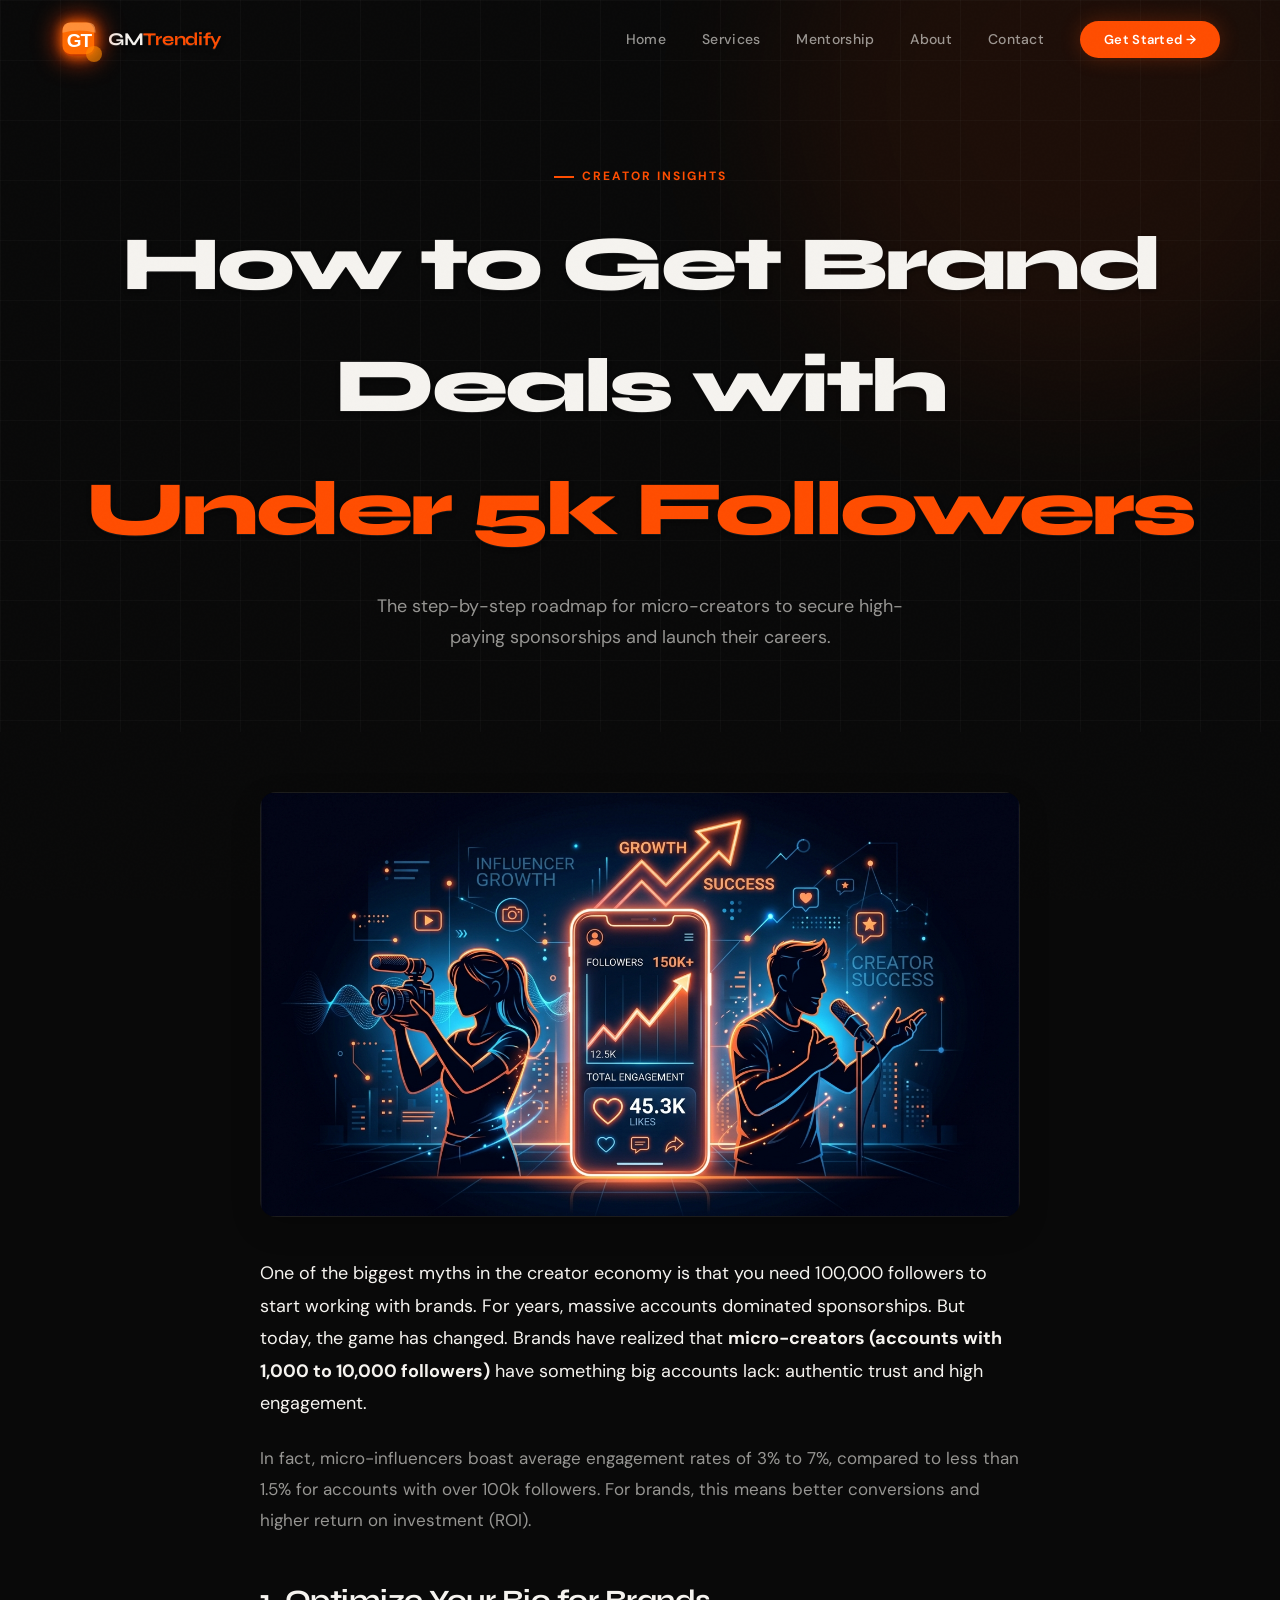
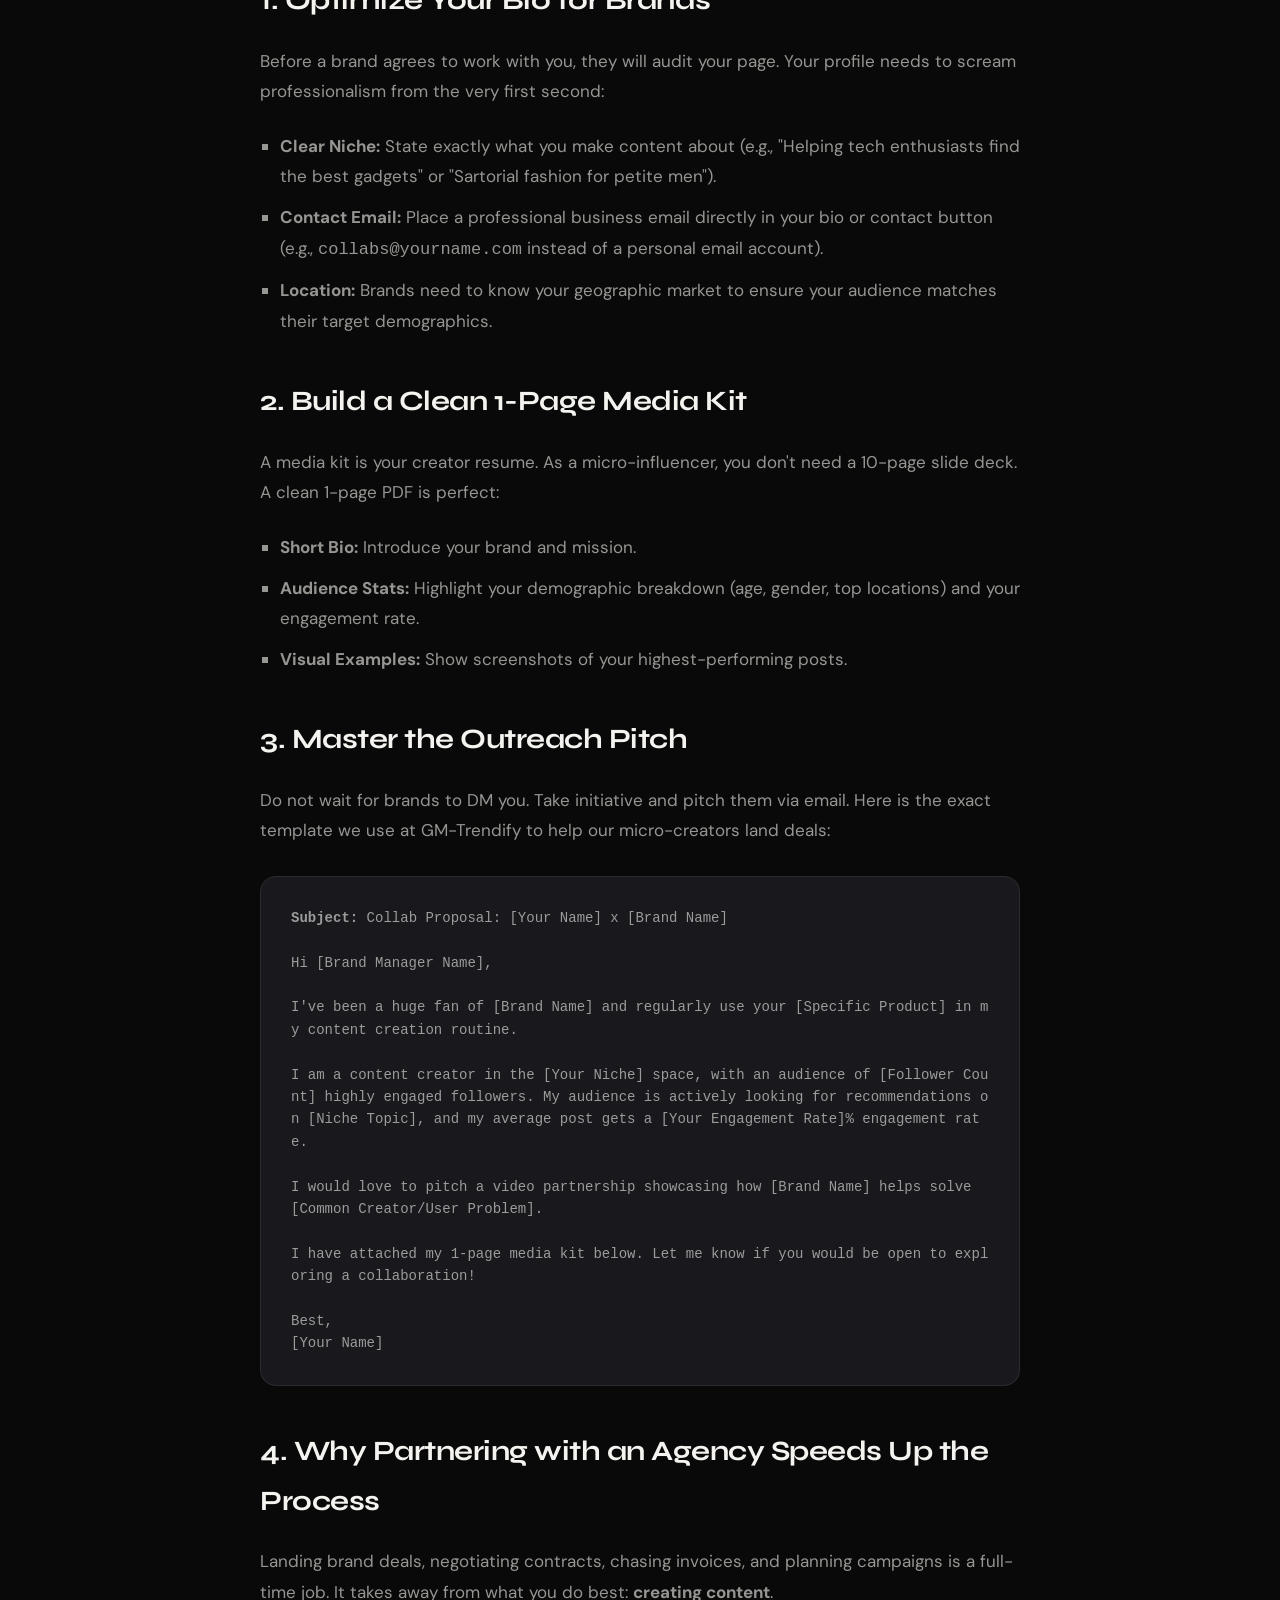
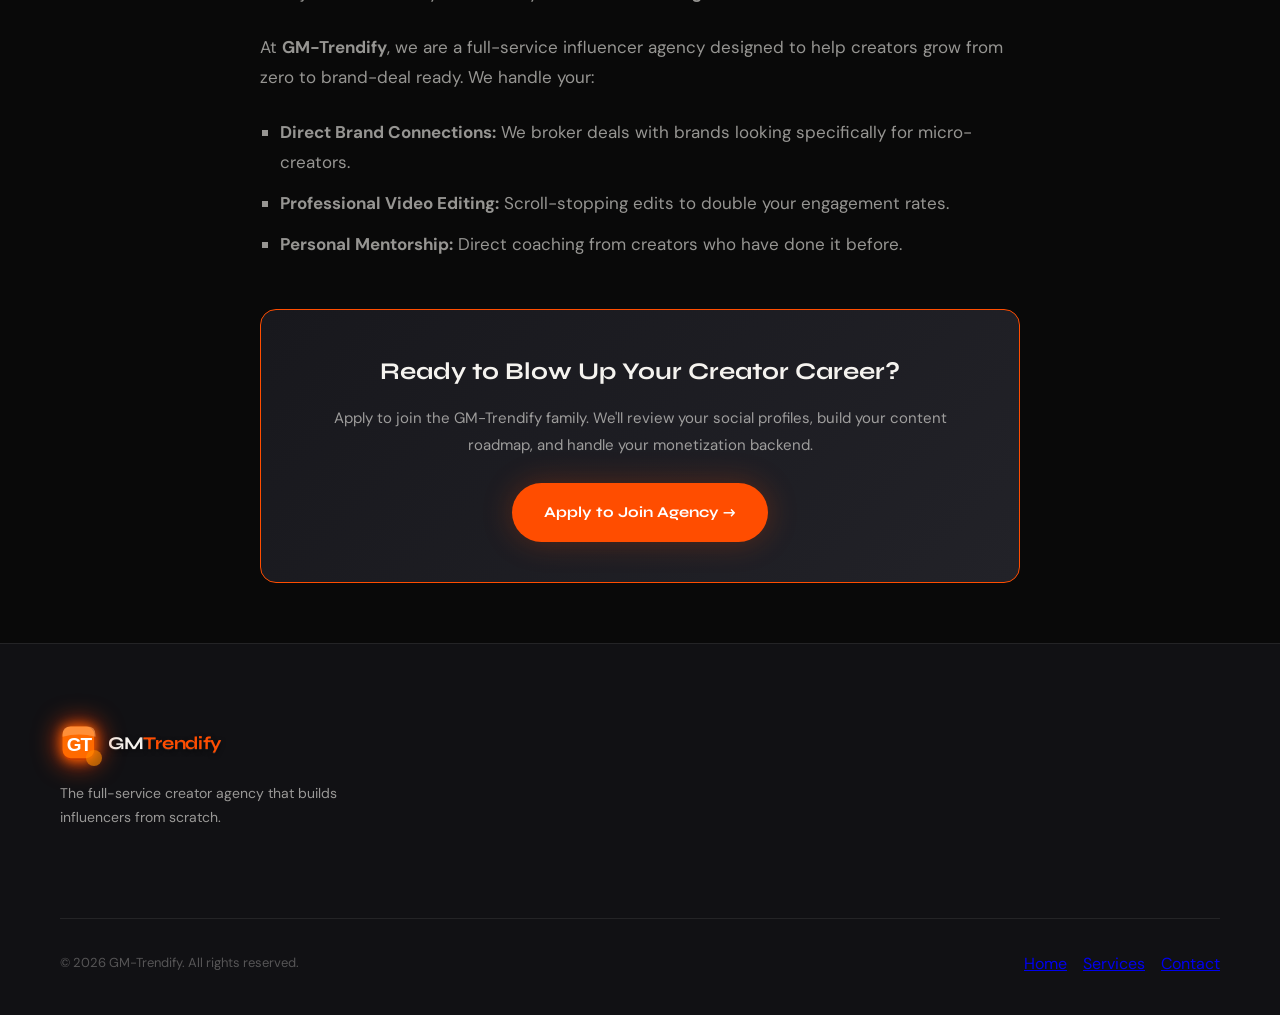
<file: pages/brand-deals-under-5k.html>
<!DOCTYPE html>
<html lang="en">
<head>
  <meta charset="UTF-8" />
  <meta name="viewport" content="width=device-width, initial-scale=1.0" />
  <title>How to Get Brand Deals with Under 5k Followers: The Creator Guide | GM-Trendify</title>
  <meta name="description" content="Learn the step-by-step process for micro-creators to land high-paying brand sponsorships with under 5,000 followers." />
  <link rel="stylesheet" href="../css/style.css" />
  <link rel="icon" type="image/svg+xml" href="/assets/favicon.svg" />
  <link rel="apple-touch-icon" href="/assets/favicon.svg" />
</head>
<body>

<nav>
  <a href="../index.html" class="nav-logo">
    <div class="nav-logo-mark"><img src="/assets/logo.svg" alt="GM-Trendify" /></div>
    <span class="nav-logo-text">GM<span>Trendify</span></span>
  </a>
  <ul class="nav-links">
    <li><a href="../index.html">Home</a></li>
    <li><a href="services.html">Services</a></li>
    <li><a href="mentorship.html">Mentorship</a></li>
    <li><a href="about.html">About</a></li>
    <li><a href="contact.html">Contact</a></li>
    <li><a href="contact.html" class="nav-cta">Get Started →</a></li>
  </ul>
  <button class="hamburger" aria-label="Toggle menu">
    <span></span><span></span><span></span>
  </button>
</nav>

<div class="page-hero">
  <div class="hero-bg">
    <div class="hero-bg-orb hero-bg-orb-1"></div>
    <div class="hero-bg-grid"></div>
  </div>
  <div class="section-label" style="justify-content:center;">Creator Insights</div>
  <h1>How to Get Brand Deals with<br><span style="color:var(--accent)">Under 5k Followers</span></h1>
  <p>The step-by-step roadmap for micro-creators to secure high-paying sponsorships and launch their careers.</p>
</div>

<!-- ARTICLE CONTENT -->
<section style="background:var(--black); padding: 60px 0;">
  <div style="max-width: 800px; margin: 0 auto; padding: 0 20px;">
    <div style="margin-bottom: 40px; box-shadow: 0 10px 30px rgba(0, 0, 0, 0.2); border-radius: var(--radius); overflow: hidden;">
      <img src="creator-growth-cover.jpg" alt="Influencer Growth Banner" style="width: 100%; border: 1px solid var(--border);" />
    </div>
    
    <div class="article-body" style="font-family: var(--font-body); font-size: 17px; line-height: 1.8; color: var(--white-dim);">
      <p style="margin-bottom: 24px; font-size: 18px; color: var(--white);">
        One of the biggest myths in the creator economy is that you need 100,000 followers to start working with brands. For years, massive accounts dominated sponsorships. But today, the game has changed. Brands have realized that <strong>micro-creators (accounts with 1,000 to 10,000 followers)</strong> have something big accounts lack: authentic trust and high engagement.
      </p>

      <p style="margin-bottom: 24px;">
        In fact, micro-influencers boast average engagement rates of 3% to 7%, compared to less than 1.5% for accounts with over 100k followers. For brands, this means better conversions and higher return on investment (ROI).
      </p>

      <h2 style="font-family: var(--font-display); font-size: 28px; font-weight: 700; color: var(--white); margin: 40px 0 20px; letter-spacing: -0.5px;">1. Optimize Your Bio for Brands</h2>
      <p style="margin-bottom: 24px;">
        Before a brand agrees to work with you, they will audit your page. Your profile needs to scream professionalism from the very first second:
      </p>
      <ul style="margin-bottom: 24px; padding-left: 20px; list-style-type: square;">
        <li style="margin-bottom: 10px;"><strong>Clear Niche:</strong> State exactly what you make content about (e.g., "Helping tech enthusiasts find the best gadgets" or "Sartorial fashion for petite men").</li>
        <li style="margin-bottom: 10px;"><strong>Contact Email:</strong> Place a professional business email directly in your bio or contact button (e.g., <code>collabs@yourname.com</code> instead of a personal email account).</li>
        <li style="margin-bottom: 10px;"><strong>Location:</strong> Brands need to know your geographic market to ensure your audience matches their target demographics.</li>
      </ul>

      <h2 style="font-family: var(--font-display); font-size: 28px; font-weight: 700; color: var(--white); margin: 40px 0 20px; letter-spacing: -0.5px;">2. Build a Clean 1-Page Media Kit</h2>
      <p style="margin-bottom: 24px;">
        A media kit is your creator resume. As a micro-influencer, you don't need a 10-page slide deck. A clean 1-page PDF is perfect:
      </p>
      <ul style="margin-bottom: 24px; padding-left: 20px; list-style-type: square;">
        <li style="margin-bottom: 10px;"><strong>Short Bio:</strong> Introduce your brand and mission.</li>
        <li style="margin-bottom: 10px;"><strong>Audience Stats:</strong> Highlight your demographic breakdown (age, gender, top locations) and your engagement rate.</li>
        <li style="margin-bottom: 10px;"><strong>Visual Examples:</strong> Show screenshots of your highest-performing posts.</li>
      </ul>

      <h2 style="font-family: var(--font-display); font-size: 28px; font-weight: 700; color: var(--white); margin: 40px 0 20px; letter-spacing: -0.5px;">3. Master the Outreach Pitch</h2>
      <p style="margin-bottom: 24px;">
        Do not wait for brands to DM you. Take initiative and pitch them via email. Here is the exact template we use at GM-Trendify to help our micro-creators land deals:
      </p>

      <div style="background: var(--dark-2); border: 1px solid var(--border); padding: 30px; border-radius: var(--radius); margin: 30px 0; font-family: monospace; font-size: 14px; color: var(--white-dim); line-height: 1.6; word-break: break-all;">
        <strong>Subject:</strong> Collab Proposal: [Your Name] x [Brand Name] <br><br>
        Hi [Brand Manager Name],<br><br>
        I've been a huge fan of [Brand Name] and regularly use your [Specific Product] in my content creation routine. <br><br>
        I am a content creator in the [Your Niche] space, with an audience of [Follower Count] highly engaged followers. My audience is actively looking for recommendations on [Niche Topic], and my average post gets a [Your Engagement Rate]% engagement rate.<br><br>
        I would love to pitch a video partnership showcasing how [Brand Name] helps solve [Common Creator/User Problem]. <br><br>
        I have attached my 1-page media kit below. Let me know if you would be open to exploring a collaboration!<br><br>
        Best,<br>
        [Your Name]
      </div>

      <h2 style="font-family: var(--font-display); font-size: 28px; font-weight: 700; color: var(--white); margin: 40px 0 20px; letter-spacing: -0.5px;">4. Why Partnering with an Agency Speeds Up the Process</h2>
      <p style="margin-bottom: 24px;">
        Landing brand deals, negotiating contracts, chasing invoices, and planning campaigns is a full-time job. It takes away from what you do best: <strong>creating content</strong>.
      </p>
      <p style="margin-bottom: 24px;">
        At <strong>GM-Trendify</strong>, we are a full-service influencer agency designed to help creators grow from zero to brand-deal ready. We handle your:
      </p>
      <ul style="margin-bottom: 24px; padding-left: 20px; list-style-type: square;">
        <li style="margin-bottom: 10px;"><strong>Direct Brand Connections:</strong> We broker deals with brands looking specifically for micro-creators.</li>
        <li style="margin-bottom: 10px;"><strong>Professional Video Editing:</strong> Scroll-stopping edits to double your engagement rates.</li>
        <li style="margin-bottom: 10px;"><strong>Personal Mentorship:</strong> Direct coaching from creators who have done it before.</li>
      </ul>

      <div style="background: linear-gradient(135deg, var(--dark-2) 0%, var(--dark-3) 100%); border: 1px solid var(--accent); padding: 40px; border-radius: var(--radius); text-align: center; margin-top: 50px;">
        <h3 style="font-family: var(--font-display); font-size: 24px; color: var(--white); margin-bottom: 12px; font-weight: 700;">Ready to Blow Up Your Creator Career?</h3>
        <p style="margin-bottom: 24px; color: var(--white-dim); font-size: 15px;">Apply to join the GM-Trendify family. We'll review your social profiles, build your content roadmap, and handle your monetization backend.</p>
        <a href="contact.html" class="btn-primary" style="display: inline-block;">Apply to Join Agency →</a>
      </div>
    </div>
  </div>
</section>

<footer>
  <div class="footer-grid">
    <div class="footer-brand">
      <a href="../index.html" class="nav-logo">
        <div class="nav-logo-mark"><img src="/assets/logo.svg" alt="GM-Trendify" /></div>
        <span class="nav-logo-text">GM<span>Trendify</span></span>
      </a>
      <p>The full-service creator agency that builds influencers from scratch.</p>
    </div>
  </div>
  <div class="footer-bottom">
    <p>&copy; 2026 GM-Trendify. All rights reserved.</p>
    <div style="display:flex;gap:16px;">
      <a href="../index.html">Home</a>
      <a href="services.html">Services</a>
      <a href="contact.html">Contact</a>
    </div>
  </div>
</footer>

<script>
  // Mobile hamburger menu toggle
  const hamburger = document.querySelector('.hamburger');
  const navLinks = document.querySelector('.nav-links');
  if (hamburger && navLinks) {
    hamburger.addEventListener('click', () => {
      hamburger.classList.toggle('active');
      navLinks.classList.toggle('open');
    });
  }
</script>
<script src="../js/main.js?v=3"></script>
</body>
</html>
</file>
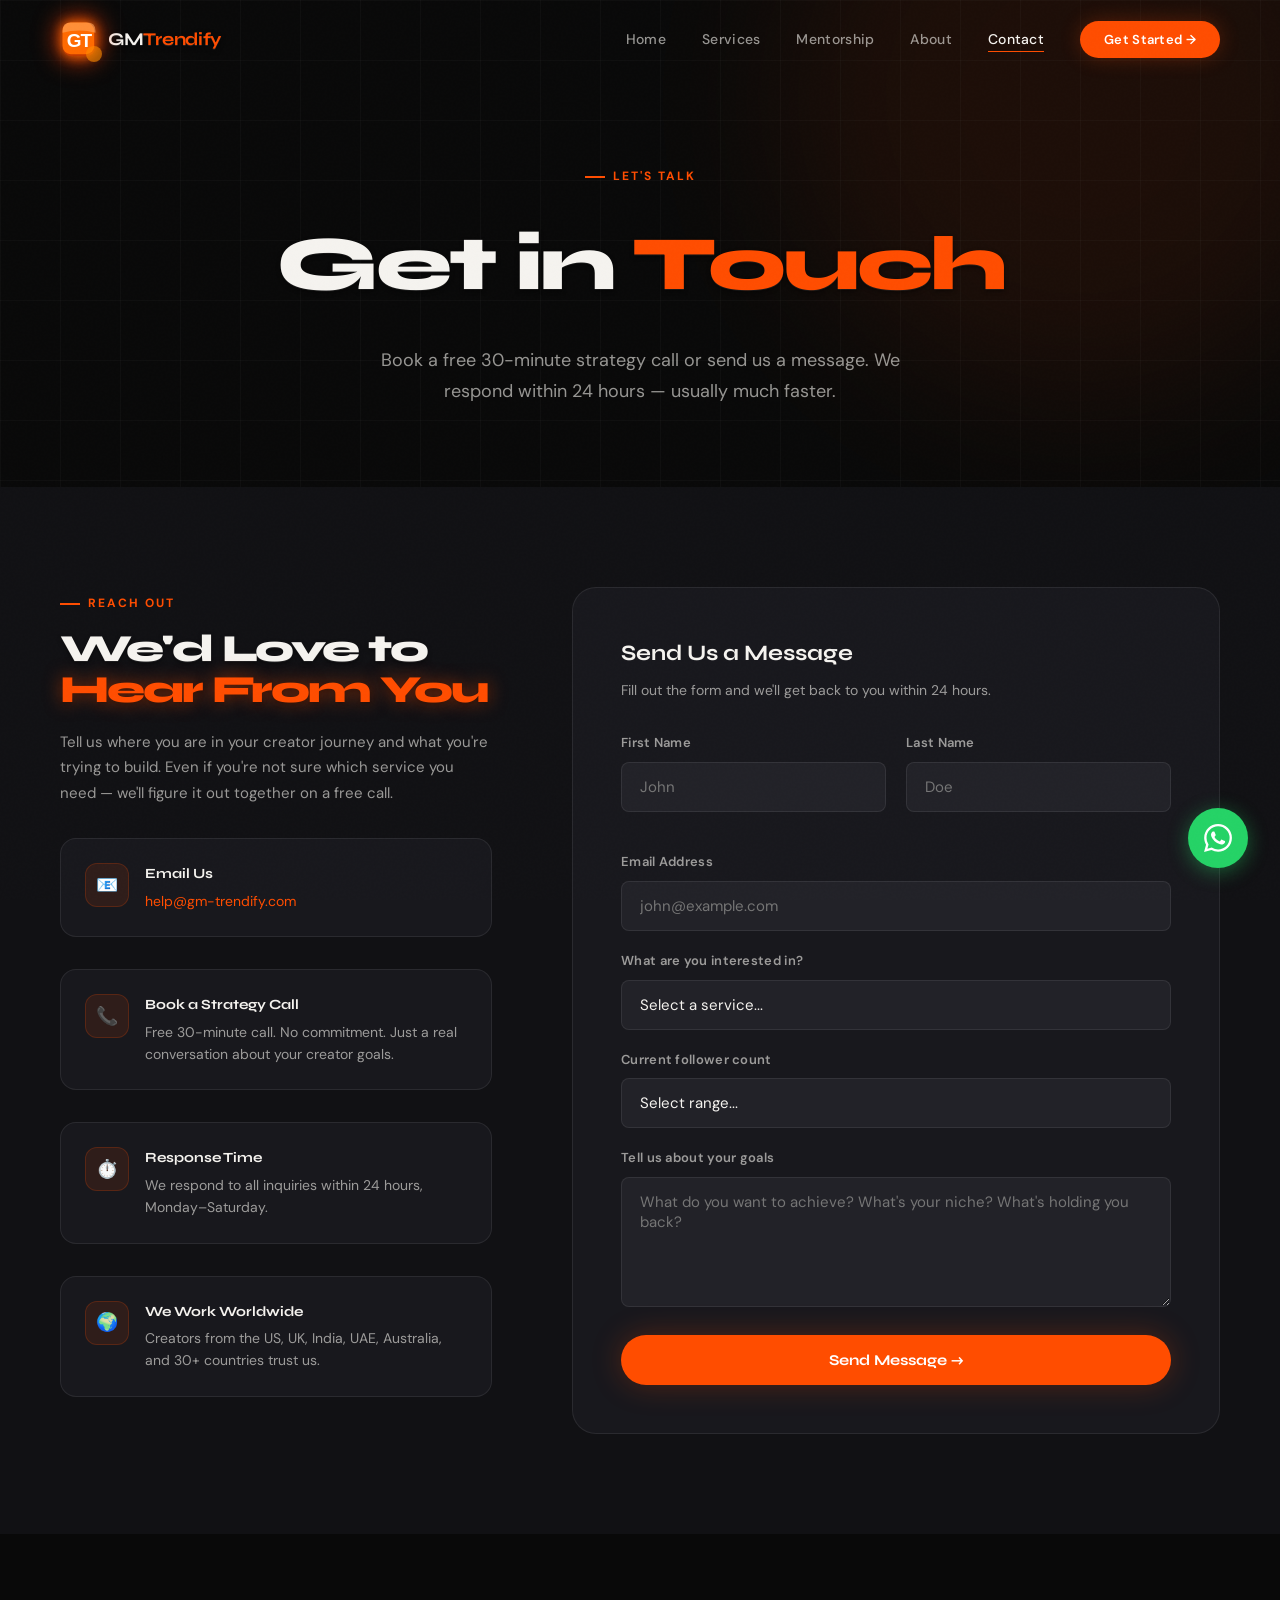
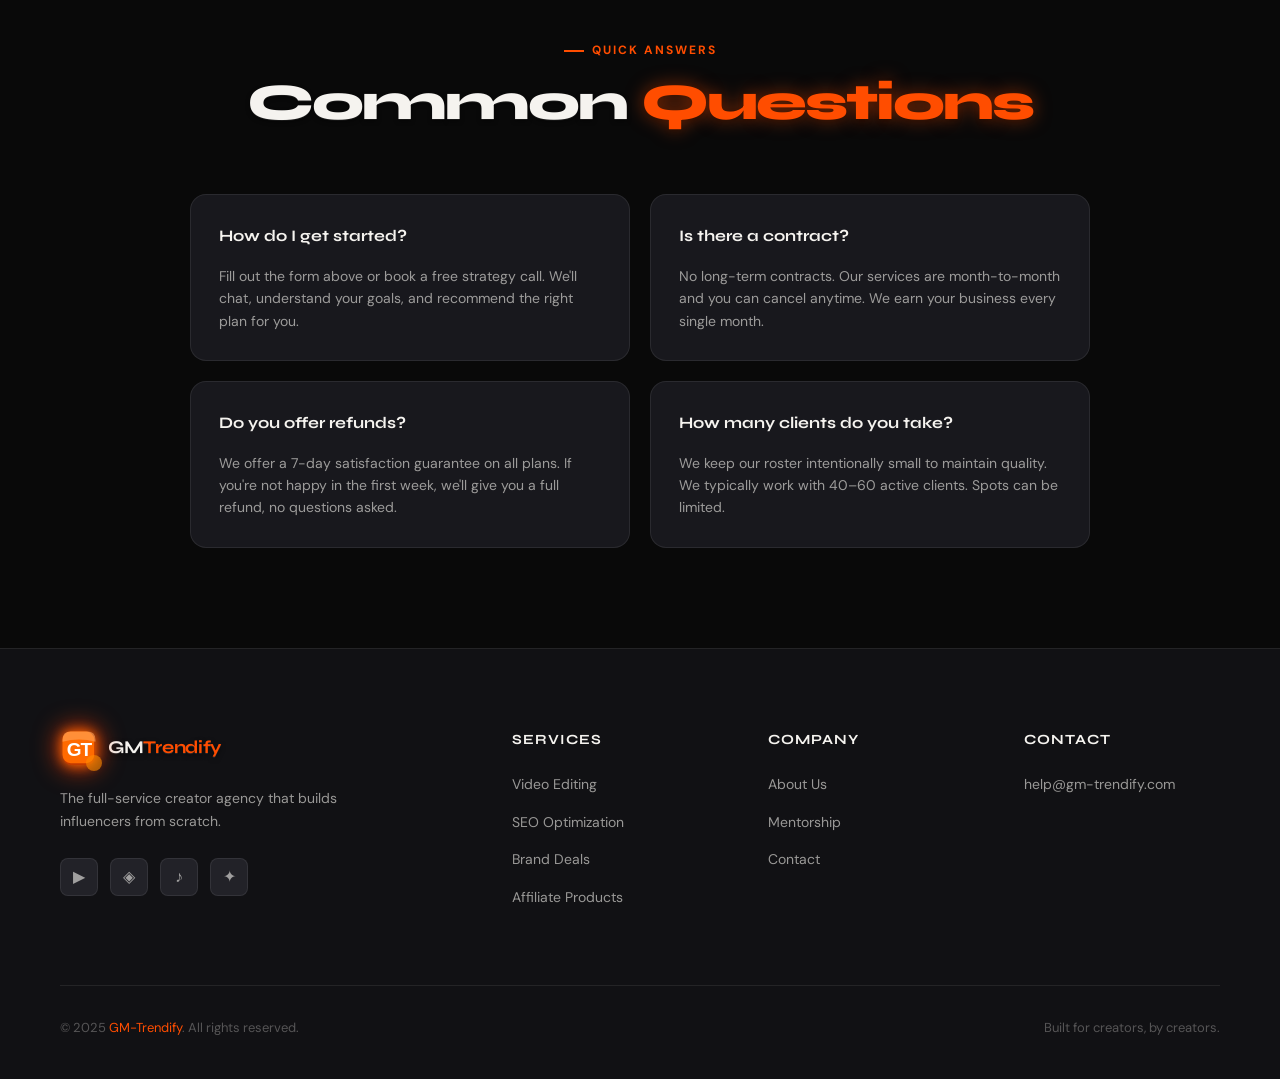
<file: pages/contact.html>
<!DOCTYPE html>
<html lang="en">
<head>
  <meta charset="UTF-8" />
  <meta name="viewport" content="width=device-width, initial-scale=1.0" />
  <title>Contact — GM-Trendify</title>
  <meta name="description" content="Ready to start your creator journey? Book a free strategy call or send us a message." />
  <link rel="stylesheet" href="../css/style.css" />
  <link rel="icon" type="image/svg+xml" href="/assets/favicon.svg" />
  <link rel="apple-touch-icon" href="/assets/favicon.svg" />
</head>
<body>

<nav>
  <a href="../index.html" class="nav-logo">
    <div class="nav-logo-mark"><img src="/assets/logo.svg" alt="GM-Trendify" /></div>
    <span class="nav-logo-text">GM<span>Trendify</span></span>
  </a>
  <ul class="nav-links">
    <li><a href="../index.html">Home</a></li>
    <li><a href="services.html">Services</a></li>
    <li><a href="mentorship.html">Mentorship</a></li>
    <li><a href="about.html">About</a></li>
    <li><a href="contact.html" class="active">Contact</a></li>
    <li><a href="contact.html" class="nav-cta">Get Started →</a></li>
  </ul>
  <button class="hamburger" aria-label="Toggle menu">
    <span></span><span></span><span></span>
  </button>
</nav>

<div class="page-hero">
  <div class="hero-bg">
    <div class="hero-bg-orb hero-bg-orb-1"></div>
    <div class="hero-bg-grid"></div>
  </div>
  <div class="section-label" style="justify-content:center;">Let's Talk</div>
  <h1>Get in <span style="color:var(--accent)">Touch</span></h1>
  <p>Book a free 30-minute strategy call or send us a message. We respond within 24 hours — usually much faster.</p>
</div>

<!-- CONTACT SECTION -->
<section style="background:var(--dark);">
  <div class="contact-grid">
    <div class="contact-info">
      <div>
        <div class="section-label">Reach Out</div>
        <h2 class="section-title" style="font-size:clamp(28px,3vw,44px);">We'd Love to<br><span class="accent">Hear From You</span></h2>
        <p style="color:var(--white-dim);font-size:15px;line-height:1.7;margin-top:12px;">
          Tell us where you are in your creator journey and what you're trying to build. Even if you're not sure which service you need — we'll figure it out together on a free call.
        </p>
      </div>

      <div class="contact-item reveal">
        <div class="contact-icon">📧</div>
        <div>
          <h4>Email Us</h4>
          <p><a href="mailto:help@gm-trendify.com" style="color:var(--accent);text-decoration:none;">help@gm-trendify.com</a></p>
        </div>
      </div>

      <div class="contact-item reveal">
        <div class="contact-icon">📞</div>
        <div>
          <h4>Book a Strategy Call</h4>
          <p>Free 30-minute call. No commitment. Just a real conversation about your creator goals.</p>
        </div>
      </div>

      <div class="contact-item reveal">
        <div class="contact-icon">⏱️</div>
        <div>
          <h4>Response Time</h4>
          <p>We respond to all inquiries within 24 hours, Monday–Saturday.</p>
        </div>
      </div>

      <div class="contact-item reveal">
        <div class="contact-icon">🌍</div>
        <div>
          <h4>We Work Worldwide</h4>
          <p>Creators from the US, UK, India, UAE, Australia, and 30+ countries trust us.</p>
        </div>
      </div>
    </div>

    <div class="contact-form reveal">
      <div style="margin-bottom:32px;">
        <h3 style="font-family:var(--font-display);font-size:22px;font-weight:700;margin-bottom:8px;">Send Us a Message</h3>
        <p style="color:var(--white-dim);font-size:14px;">Fill out the form and we'll get back to you within 24 hours.</p>
      </div>
   
      <form id="contactForm">
  <input type="hidden" name="_subject" value="New Inquiry from GM-Trendify" />
  <input type="hidden" name="_captcha" value="false" />
  <input type="hidden" name="_template" value="table" />

  <div class="form-row">
    <div class="form-group">
      <label for="firstName">First Name</label>
      <input type="text" id="firstName" name="firstName" placeholder="John" required />
    </div>
    <div class="form-group">
      <label for="lastName">Last Name</label>
      <input type="text" id="lastName" name="lastName" placeholder="Doe" required />
    </div>
  </div>
  <div class="form-group">
    <label for="email">Email Address</label>
    <input type="email" id="email" name="email" placeholder="john@example.com" required />
  </div>
  <div class="form-group">
    <label for="service">What are you interested in?</label>
    <select id="service" name="service">
      <option value="">Select a service...</option>
      <option value="mentorship">Full Mentorship Program</option>
      <option value="video">Video Editing</option>
      <option value="seo">SEO Optimization</option>
      <option value="brands">Brand Deals</option>
      <option value="affiliate">Affiliate Products</option>
      <option value="branding">Personal Branding</option>
      <option value="all">Full Package (All Services)</option>
      <option value="unsure">Not Sure — Need Advice</option>
    </select>
  </div>
  <div class="form-group">
    <label for="followers">Current follower count</label>
    <select id="followers" name="followers">
      <option value="">Select range...</option>
      <option value="0">0 (Just starting)</option>
      <option value="1k">1 – 1,000</option>
      <option value="10k">1,000 – 10,000</option>
      <option value="50k">10,000 – 50,000</option>
      <option value="100k">50,000 – 100,000</option>
      <option value="100k+">100,000+</option>
    </select>
  </div>
  <div class="form-group">
    <label for="message">Tell us about your goals</label>
    <textarea id="message" name="message" placeholder="What do you want to achieve? What's your niche? What's holding you back?" rows="5"></textarea>
  </div>
  <button type="submit" class="btn-primary" style="width:100%;justify-content:center;">
    Send Message →
  </button>
</form>
      </div>
  </div>
</section>

<!-- FAQ -->
<section>
  <div class="section-header" style="text-align:center;">
    <div class="section-label" style="justify-content:center;">Quick Answers</div>
    <h2 class="section-title">Common <span class="accent">Questions</span></h2>
  </div>
  <div style="display:grid;grid-template-columns:repeat(2,1fr);gap:20px;max-width:900px;margin:0 auto;">
    <div class="value-card reveal" style="flex-direction:column;gap:10px;align-items:flex-start;">
      <h4 style="font-family:var(--font-display);">How do I get started?</h4>
      <p style="color:var(--white-dim);font-size:14px;">Fill out the form above or book a free strategy call. We'll chat, understand your goals, and recommend the right plan for you.</p>
    </div>
    <div class="value-card reveal" style="flex-direction:column;gap:10px;align-items:flex-start;">
      <h4 style="font-family:var(--font-display);">Is there a contract?</h4>
      <p style="color:var(--white-dim);font-size:14px;">No long-term contracts. Our services are month-to-month and you can cancel anytime. We earn your business every single month.</p>
    </div>
    <div class="value-card reveal" style="flex-direction:column;gap:10px;align-items:flex-start;">
      <h4 style="font-family:var(--font-display);">Do you offer refunds?</h4>
      <p style="color:var(--white-dim);font-size:14px;">We offer a 7-day satisfaction guarantee on all plans. If you're not happy in the first week, we'll give you a full refund, no questions asked.</p>
    </div>
    <div class="value-card reveal" style="flex-direction:column;gap:10px;align-items:flex-start;">
      <h4 style="font-family:var(--font-display);">How many clients do you take?</h4>
      <p style="color:var(--white-dim);font-size:14px;">We keep our roster intentionally small to maintain quality. We typically work with 40–60 active clients. Spots can be limited.</p>
    </div>
  </div>
</section>

<footer>
  <div class="footer-grid">
    <div class="footer-brand">
      <a href="../index.html" class="nav-logo">
        <div class="nav-logo-mark"><img src="/assets/logo.svg" alt="GM-Trendify" /></div>
        <span class="nav-logo-text">GM<span>Trendify</span></span>
      </a>
      <p>The full-service creator agency that builds influencers from scratch.</p>
      <div class="footer-socials">
        <a href="#" class="social-link">▶</a>
        <a href="#" class="social-link">◈</a>
        <a href="#" class="social-link">♪</a>
        <a href="#" class="social-link">✦</a>
      </div>
    </div>
    <div class="footer-col">
      <h4>Services</h4>
      <ul>
        <li><a href="services.html#video">Video Editing</a></li>
        <li><a href="services.html#seo">SEO Optimization</a></li>
        <li><a href="services.html#brands">Brand Deals</a></li>
        <li><a href="services.html#affiliate">Affiliate Products</a></li>
      </ul>
    </div>
    <div class="footer-col">
      <h4>Company</h4>
      <ul>
        <li><a href="about.html">About Us</a></li>
        <li><a href="mentorship.html">Mentorship</a></li>
        <li><a href="contact.html">Contact</a></li>
      </ul>
    </div>
    <div class="footer-col">
      <h4>Contact</h4>
      <ul>
        <li><a href="mailto:help@gm-trendify.com">help@gm-trendify.com</a></li>
      </ul>
    </div>
  </div>
  <div class="footer-bottom">
    <p>© 2025 <span>GM-Trendify</span>. All rights reserved.</p>
    <p>Built for creators, by creators.</p>
  </div>
</footer>

  <!-- ─── WHATSAPP BUTTON ─── -->
<a href="https://wa.me/18722229067" target="_blank" class="whatsapp-float" aria-label="Chat on WhatsApp">
  <svg viewBox="0 0 24 24" fill="currentColor" xmlns="http://www.w3.org/2000/svg">
    <path d="M17.472 14.382c-.297-.149-1.758-.867-2.03-.967-.273-.099-.471-.148-.67.15-.197.297-.767.966-.94 1.164-.173.199-.347.223-.644.075-.297-.15-1.255-.463-2.39-1.475-.883-.788-1.48-1.761-1.653-2.059-.173-.297-.018-.458.13-.606.134-.133.298-.347.446-.52.149-.174.198-.298.298-.497.099-.198.05-.371-.025-.52-.075-.149-.669-1.612-.916-2.207-.242-.579-.487-.5-.669-.51-.173-.008-.371-.01-.57-.01-.198 0-.52.074-.792.372-.272.297-1.04 1.016-1.04 2.479 0 1.462 1.065 2.875 1.213 3.074.149.198 2.096 3.2 5.077 4.487.709.306 1.262.489 1.694.625.712.227 1.36.195 1.871.118.571-.085 1.758-.719 2.006-1.413.248-.694.248-1.289.173-1.413-.074-.124-.272-.198-.57-.347m-5.421 7.403h-.004a9.87 9.87 0 01-5.031-1.378l-.361-.214-3.741.982.998-3.648-.235-.374a9.86 9.86 0 01-1.51-5.26c.001-5.45 4.436-9.884 9.888-9.884 2.64 0 5.122 1.03 6.988 2.898a9.825 9.825 0 012.893 6.994c-.003 5.45-4.437 9.884-9.885 9.884m8.413-18.297A11.815 11.815 0 0012.05 0C5.495 0 .16 5.335.157 11.892c0 2.096.547 4.142 1.588 5.945L.057 24l6.305-1.654a11.882 11.882 0 005.683 1.448h.005c6.554 0 11.89-5.335 11.893-11.893a11.821 11.821 0 00-3.48-8.413z"/>
  </svg>
  <span class="whatsapp-tooltip">Chat with us!</span>
</a>

<script src="../js/main.js?v=3"></script>
</body>
</html>
</file>
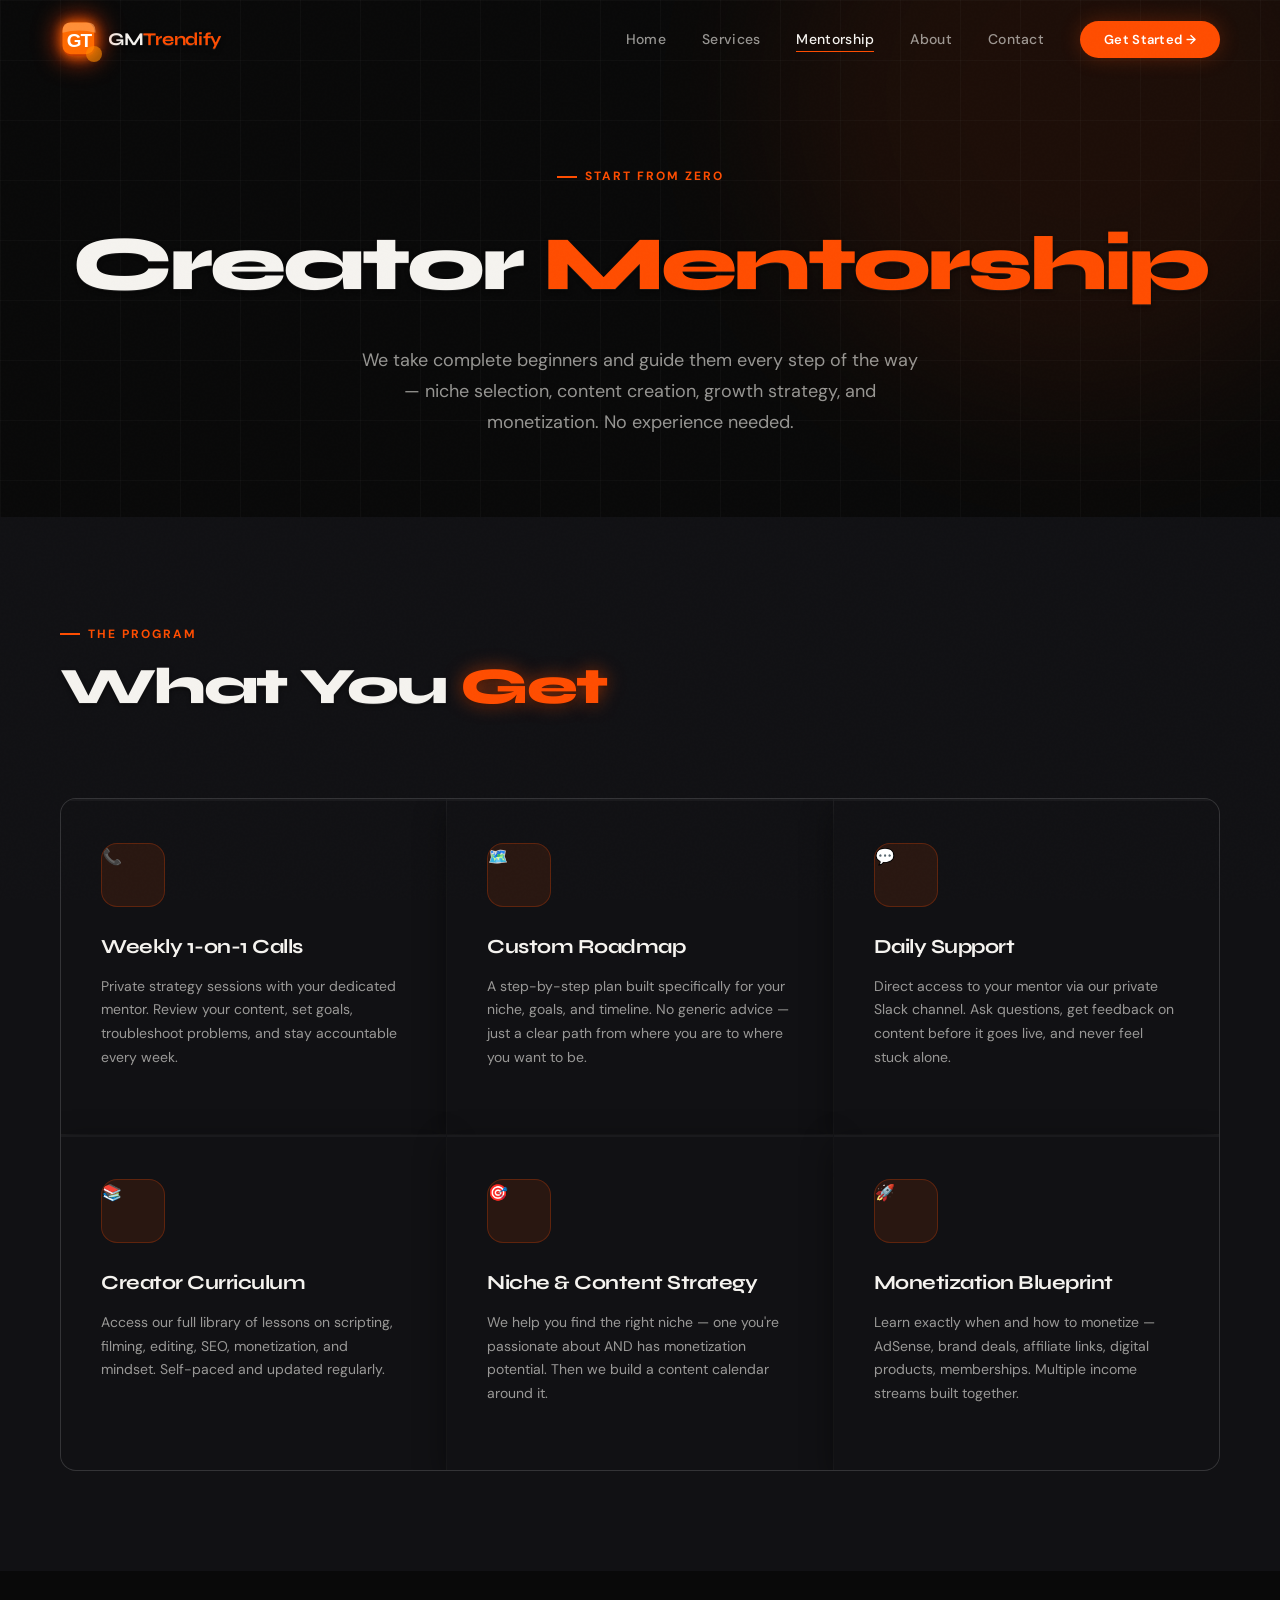
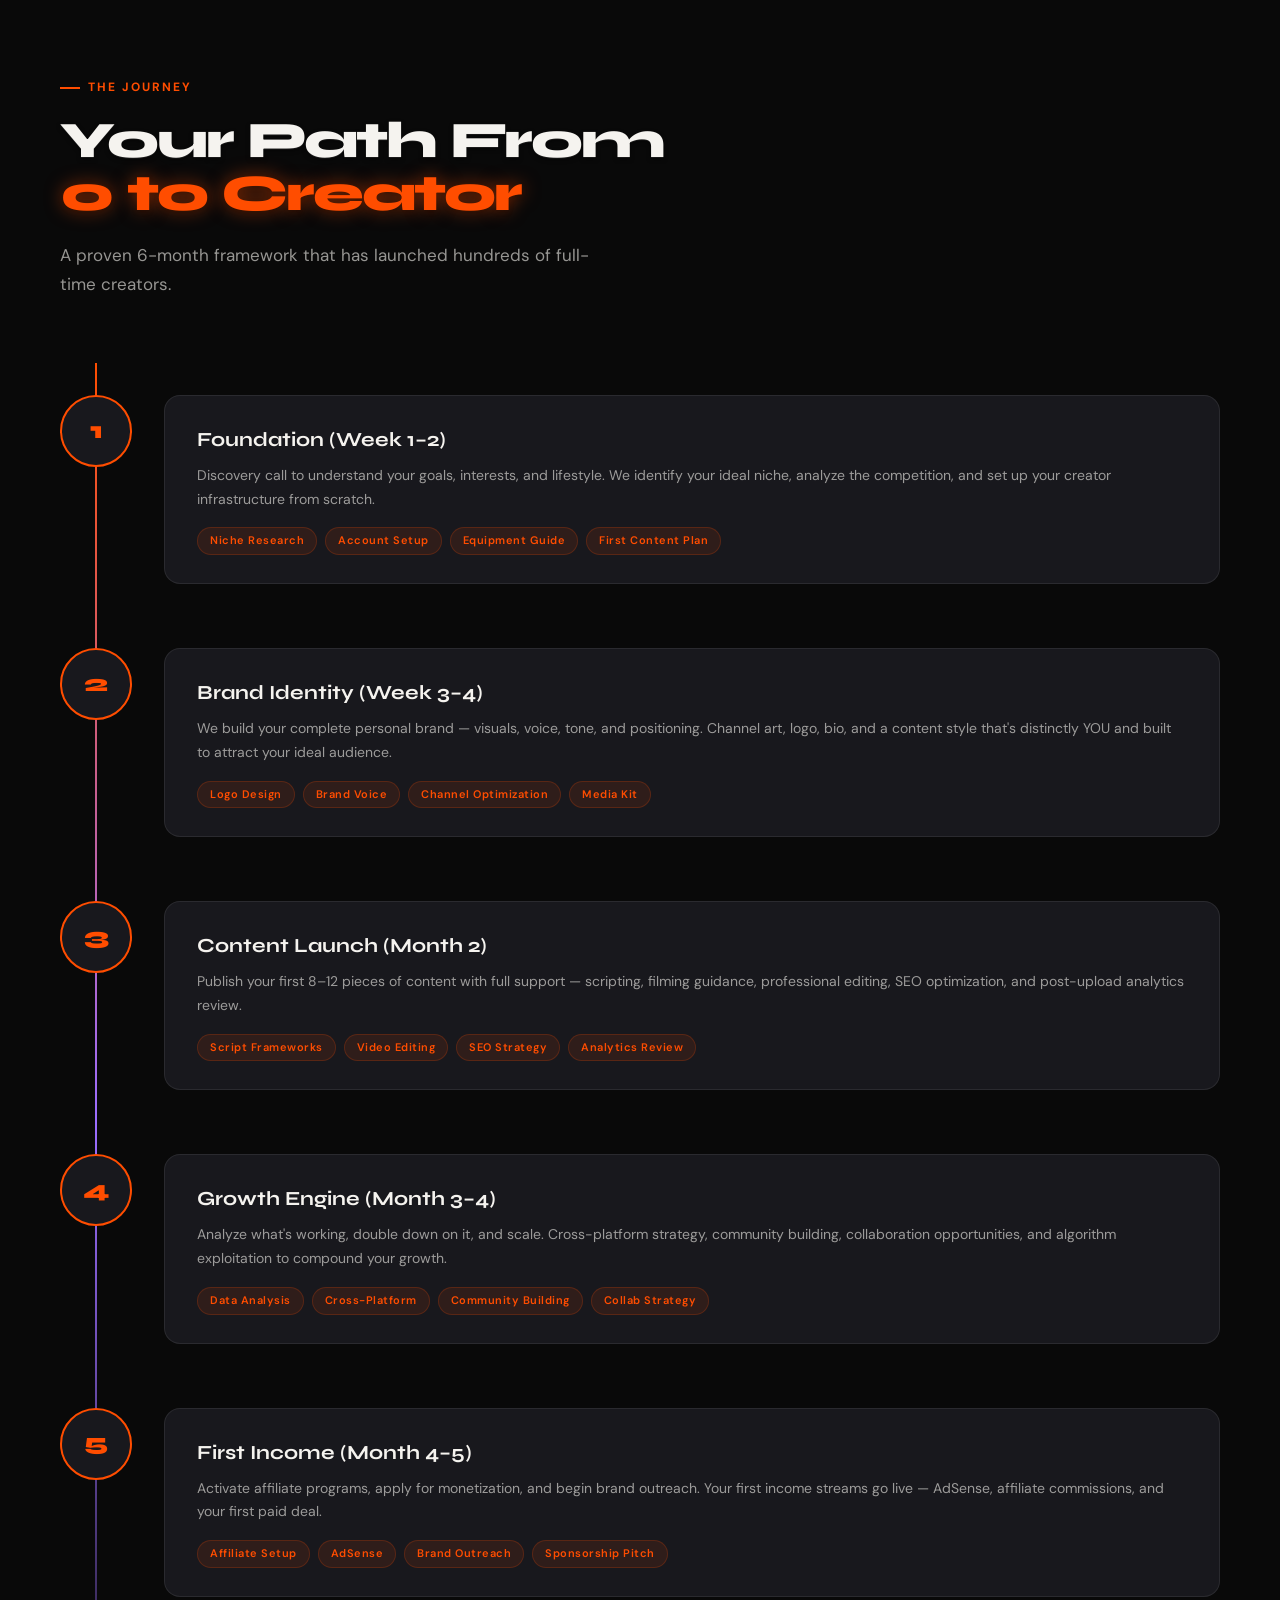
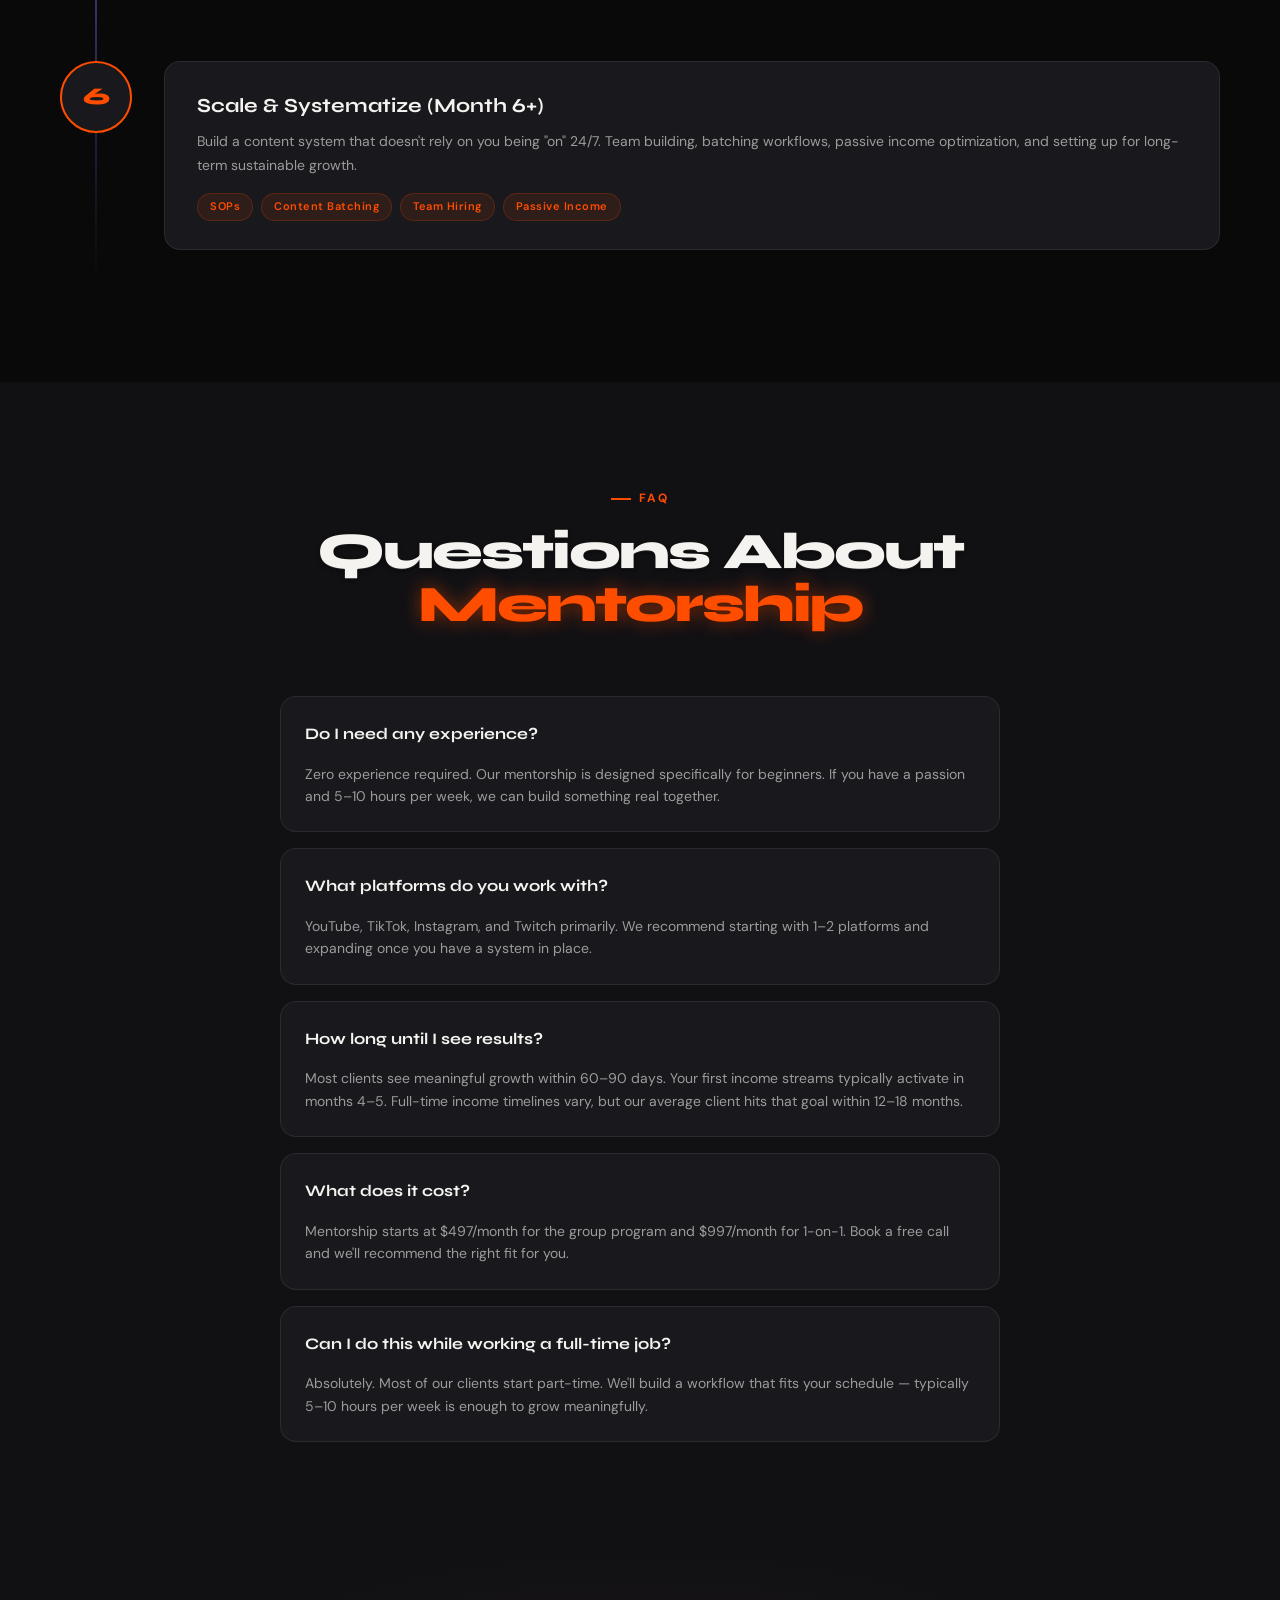
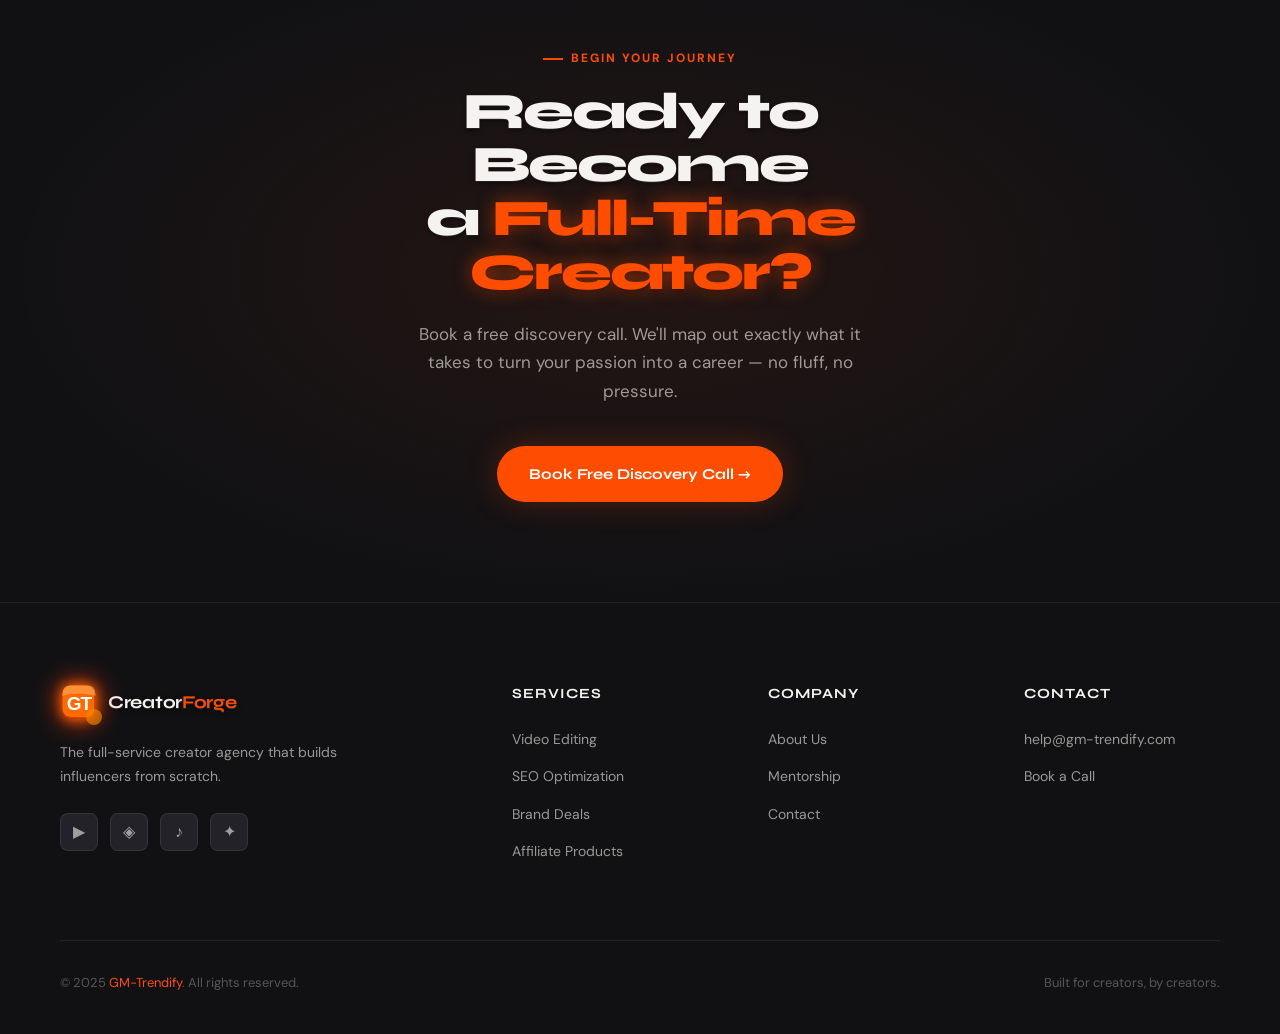
<file: pages/mentorship.html>
<!DOCTYPE html>
<html lang="en">
<head>
  <meta charset="UTF-8" />
  <meta name="viewport" content="width=device-width, initial-scale=1.0" />
  <title>Mentorship — GM-Trendify</title>
  <meta name="description" content="1-on-1 mentorship for aspiring influencers. We guide you from 0 to full-time creator with a proven roadmap." />
  <link rel="stylesheet" href="../css/style.css" />
  <link rel="icon" type="image/svg+xml" href="/assets/favicon.svg" />
  <link rel="apple-touch-icon" href="/assets/favicon.svg" />
</head>
<body>

<nav>
  <a href="../index.html" class="nav-logo">
    <div class="nav-logo-mark"><img src="/assets/logo.svg" alt="GM-Trendify" /></div>
    <span class="nav-logo-text">GM<span>Trendify</span></span>
  </a>
  <ul class="nav-links">
    <li><a href="../index.html">Home</a></li>
    <li><a href="services.html">Services</a></li>
    <li><a href="mentorship.html" class="active">Mentorship</a></li>
    <li><a href="about.html">About</a></li>
    <li><a href="contact.html">Contact</a></li>
    <li><a href="contact.html" class="nav-cta">Get Started →</a></li>
  </ul>
  <button class="hamburger" aria-label="Toggle menu">
    <span></span><span></span><span></span>
  </button>
</nav>

<div class="page-hero">
  <div class="hero-bg">
    <div class="hero-bg-orb hero-bg-orb-1"></div>
    <div class="hero-bg-grid"></div>
  </div>
  <div class="section-label" style="justify-content:center;">Start From Zero</div>
  <h1>Creator <span style="color:var(--accent)">Mentorship</span></h1>
  <p>We take complete beginners and guide them every step of the way — niche selection, content creation, growth strategy, and monetization. No experience needed.</p>
</div>

<!-- WHAT YOU GET -->
<section style="background:var(--dark);">
  <div class="section-header-flex">
    <div>
      <div class="section-label">The Program</div>
      <h2 class="section-title">What You <span class="accent">Get</span></h2>
    </div>
  </div>
  <div class="services-grid">
    <div class="service-card reveal">
      <div class="service-icon">📞</div>
      <h3>Weekly 1-on-1 Calls</h3>
      <p>Private strategy sessions with your dedicated mentor. Review your content, set goals, troubleshoot problems, and stay accountable every week.</p>
    </div>
    <div class="service-card reveal">
      <div class="service-icon">🗺️</div>
      <h3>Custom Roadmap</h3>
      <p>A step-by-step plan built specifically for your niche, goals, and timeline. No generic advice — just a clear path from where you are to where you want to be.</p>
    </div>
    <div class="service-card reveal">
      <div class="service-icon">💬</div>
      <h3>Daily Support</h3>
      <p>Direct access to your mentor via our private Slack channel. Ask questions, get feedback on content before it goes live, and never feel stuck alone.</p>
    </div>
    <div class="service-card reveal">
      <div class="service-icon">📚</div>
      <h3>Creator Curriculum</h3>
      <p>Access our full library of lessons on scripting, filming, editing, SEO, monetization, and mindset. Self-paced and updated regularly.</p>
    </div>
    <div class="service-card reveal">
      <div class="service-icon">🎯</div>
      <h3>Niche & Content Strategy</h3>
      <p>We help you find the right niche — one you're passionate about AND has monetization potential. Then we build a content calendar around it.</p>
    </div>
    <div class="service-card reveal">
      <div class="service-icon">🚀</div>
      <h3>Monetization Blueprint</h3>
      <p>Learn exactly when and how to monetize — AdSense, brand deals, affiliate links, digital products, memberships. Multiple income streams built together.</p>
    </div>
  </div>
</section>

<!-- ROADMAP -->
<section>
  <div class="section-header">
    <div class="section-label">The Journey</div>
    <h2 class="section-title">Your Path From<br><span class="accent">0 to Creator</span></h2>
    <p class="section-desc">A proven 6-month framework that has launched hundreds of full-time creators.</p>
  </div>
  <div class="mentorship-path">
    <div class="path-steps">
      <div class="path-step reveal">
        <div class="path-step-dot">1</div>
        <div class="path-step-content">
          <h3>Foundation (Week 1–2)</h3>
          <p>Discovery call to understand your goals, interests, and lifestyle. We identify your ideal niche, analyze the competition, and set up your creator infrastructure from scratch.</p>
          <div class="path-tags">
            <span class="path-tag">Niche Research</span>
            <span class="path-tag">Account Setup</span>
            <span class="path-tag">Equipment Guide</span>
            <span class="path-tag">First Content Plan</span>
          </div>
        </div>
      </div>
      <div class="path-step reveal">
        <div class="path-step-dot">2</div>
        <div class="path-step-content">
          <h3>Brand Identity (Week 3–4)</h3>
          <p>We build your complete personal brand — visuals, voice, tone, and positioning. Channel art, logo, bio, and a content style that's distinctly YOU and built to attract your ideal audience.</p>
          <div class="path-tags">
            <span class="path-tag">Logo Design</span>
            <span class="path-tag">Brand Voice</span>
            <span class="path-tag">Channel Optimization</span>
            <span class="path-tag">Media Kit</span>
          </div>
        </div>
      </div>
      <div class="path-step reveal">
        <div class="path-step-dot">3</div>
        <div class="path-step-content">
          <h3>Content Launch (Month 2)</h3>
          <p>Publish your first 8–12 pieces of content with full support — scripting, filming guidance, professional editing, SEO optimization, and post-upload analytics review.</p>
          <div class="path-tags">
            <span class="path-tag">Script Frameworks</span>
            <span class="path-tag">Video Editing</span>
            <span class="path-tag">SEO Strategy</span>
            <span class="path-tag">Analytics Review</span>
          </div>
        </div>
      </div>
      <div class="path-step reveal">
        <div class="path-step-dot">4</div>
        <div class="path-step-content">
          <h3>Growth Engine (Month 3–4)</h3>
          <p>Analyze what's working, double down on it, and scale. Cross-platform strategy, community building, collaboration opportunities, and algorithm exploitation to compound your growth.</p>
          <div class="path-tags">
            <span class="path-tag">Data Analysis</span>
            <span class="path-tag">Cross-Platform</span>
            <span class="path-tag">Community Building</span>
            <span class="path-tag">Collab Strategy</span>
          </div>
        </div>
      </div>
      <div class="path-step reveal">
        <div class="path-step-dot">5</div>
        <div class="path-step-content">
          <h3>First Income (Month 4–5)</h3>
          <p>Activate affiliate programs, apply for monetization, and begin brand outreach. Your first income streams go live — AdSense, affiliate commissions, and your first paid deal.</p>
          <div class="path-tags">
            <span class="path-tag">Affiliate Setup</span>
            <span class="path-tag">AdSense</span>
            <span class="path-tag">Brand Outreach</span>
            <span class="path-tag">Sponsorship Pitch</span>
          </div>
        </div>
      </div>
      <div class="path-step reveal">
        <div class="path-step-dot">6</div>
        <div class="path-step-content">
          <h3>Scale & Systematize (Month 6+)</h3>
          <p>Build a content system that doesn't rely on you being "on" 24/7. Team building, batching workflows, passive income optimization, and setting up for long-term sustainable growth.</p>
          <div class="path-tags">
            <span class="path-tag">SOPs</span>
            <span class="path-tag">Content Batching</span>
            <span class="path-tag">Team Hiring</span>
            <span class="path-tag">Passive Income</span>
          </div>
        </div>
      </div>
    </div>
  </div>
</section>

<!-- FAQ -->
<section style="background:var(--dark);">
  <div class="section-header" style="text-align:center;">
    <div class="section-label" style="justify-content:center;">FAQ</div>
    <h2 class="section-title">Questions About<br><span class="accent">Mentorship</span></h2>
  </div>
  <div style="max-width:720px;margin:0 auto;display:flex;flex-direction:column;gap:16px;">
    <div class="contact-item reveal" style="flex-direction:column;gap:12px;align-items:flex-start;">
      <h4 style="font-family:var(--font-display);font-size:16px;">Do I need any experience?</h4>
      <p style="color:var(--white-dim);font-size:14px;">Zero experience required. Our mentorship is designed specifically for beginners. If you have a passion and 5–10 hours per week, we can build something real together.</p>
    </div>
    <div class="contact-item reveal" style="flex-direction:column;gap:12px;align-items:flex-start;">
      <h4 style="font-family:var(--font-display);font-size:16px;">What platforms do you work with?</h4>
      <p style="color:var(--white-dim);font-size:14px;">YouTube, TikTok, Instagram, and Twitch primarily. We recommend starting with 1–2 platforms and expanding once you have a system in place.</p>
    </div>
    <div class="contact-item reveal" style="flex-direction:column;gap:12px;align-items:flex-start;">
      <h4 style="font-family:var(--font-display);font-size:16px;">How long until I see results?</h4>
      <p style="color:var(--white-dim);font-size:14px;">Most clients see meaningful growth within 60–90 days. Your first income streams typically activate in months 4–5. Full-time income timelines vary, but our average client hits that goal within 12–18 months.</p>
    </div>
    <div class="contact-item reveal" style="flex-direction:column;gap:12px;align-items:flex-start;">
      <h4 style="font-family:var(--font-display);font-size:16px;">What does it cost?</h4>
      <p style="color:var(--white-dim);font-size:14px;">Mentorship starts at $497/month for the group program and $997/month for 1-on-1. Book a free call and we'll recommend the right fit for you.</p>
    </div>
    <div class="contact-item reveal" style="flex-direction:column;gap:12px;align-items:flex-start;">
      <h4 style="font-family:var(--font-display);font-size:16px;">Can I do this while working a full-time job?</h4>
      <p style="color:var(--white-dim);font-size:14px;">Absolutely. Most of our clients start part-time. We'll build a workflow that fits your schedule — typically 5–10 hours per week is enough to grow meaningfully.</p>
    </div>
  </div>
</section>

<!-- CTA -->
<section class="cta-section">
  <div class="cta-bg"></div>
  <div class="cta-content">
    <div class="section-label" style="justify-content:center;">Begin Your Journey</div>
    <h2 class="section-title">Ready to Become<br>a <span class="accent">Full-Time Creator?</span></h2>
    <p class="section-desc">Book a free discovery call. We'll map out exactly what it takes to turn your passion into a career — no fluff, no pressure.</p>
    <a href="contact.html" class="btn-primary">Book Free Discovery Call →</a>
  </div>
</section>

<footer>
  <div class="footer-grid">
    <div class="footer-brand">
      <a href="../index.html" class="nav-logo">
        <div class="nav-logo-mark"><img src="/assets/logo.svg" alt="GM-Trendify" /></div>
        <span class="nav-logo-text">Creator<span>Forge</span></span>
      </a>
      <p>The full-service creator agency that builds influencers from scratch.</p>
      <div class="footer-socials">
        <a href="#" class="social-link">▶</a>
        <a href="#" class="social-link">◈</a>
        <a href="#" class="social-link">♪</a>
        <a href="#" class="social-link">✦</a>
      </div>
    </div>
    <div class="footer-col">
      <h4>Services</h4>
      <ul>
        <li><a href="services.html#video">Video Editing</a></li>
        <li><a href="services.html#seo">SEO Optimization</a></li>
        <li><a href="services.html#brands">Brand Deals</a></li>
        <li><a href="services.html#affiliate">Affiliate Products</a></li>
      </ul>
    </div>
    <div class="footer-col">
      <h4>Company</h4>
      <ul>
        <li><a href="about.html">About Us</a></li>
        <li><a href="mentorship.html">Mentorship</a></li>
        <li><a href="contact.html">Contact</a></li>
      </ul>
    </div>
    <div class="footer-col">
      <h4>Contact</h4>
      <ul>
        <li><a href="mailto:help@gm-trendify.com">help@gm-trendify.com</a></li>
        <li><a href="contact.html">Book a Call</a></li>
      </ul>
    </div>
  </div>
  <div class="footer-bottom">
    <p>© 2025 <span>GM-Trendify</span>. All rights reserved.</p>
    <p>Built for creators, by creators.</p>
  </div>
</footer>

<script src="../js/main.js?v=3"></script>
</body>
</html>
</file>
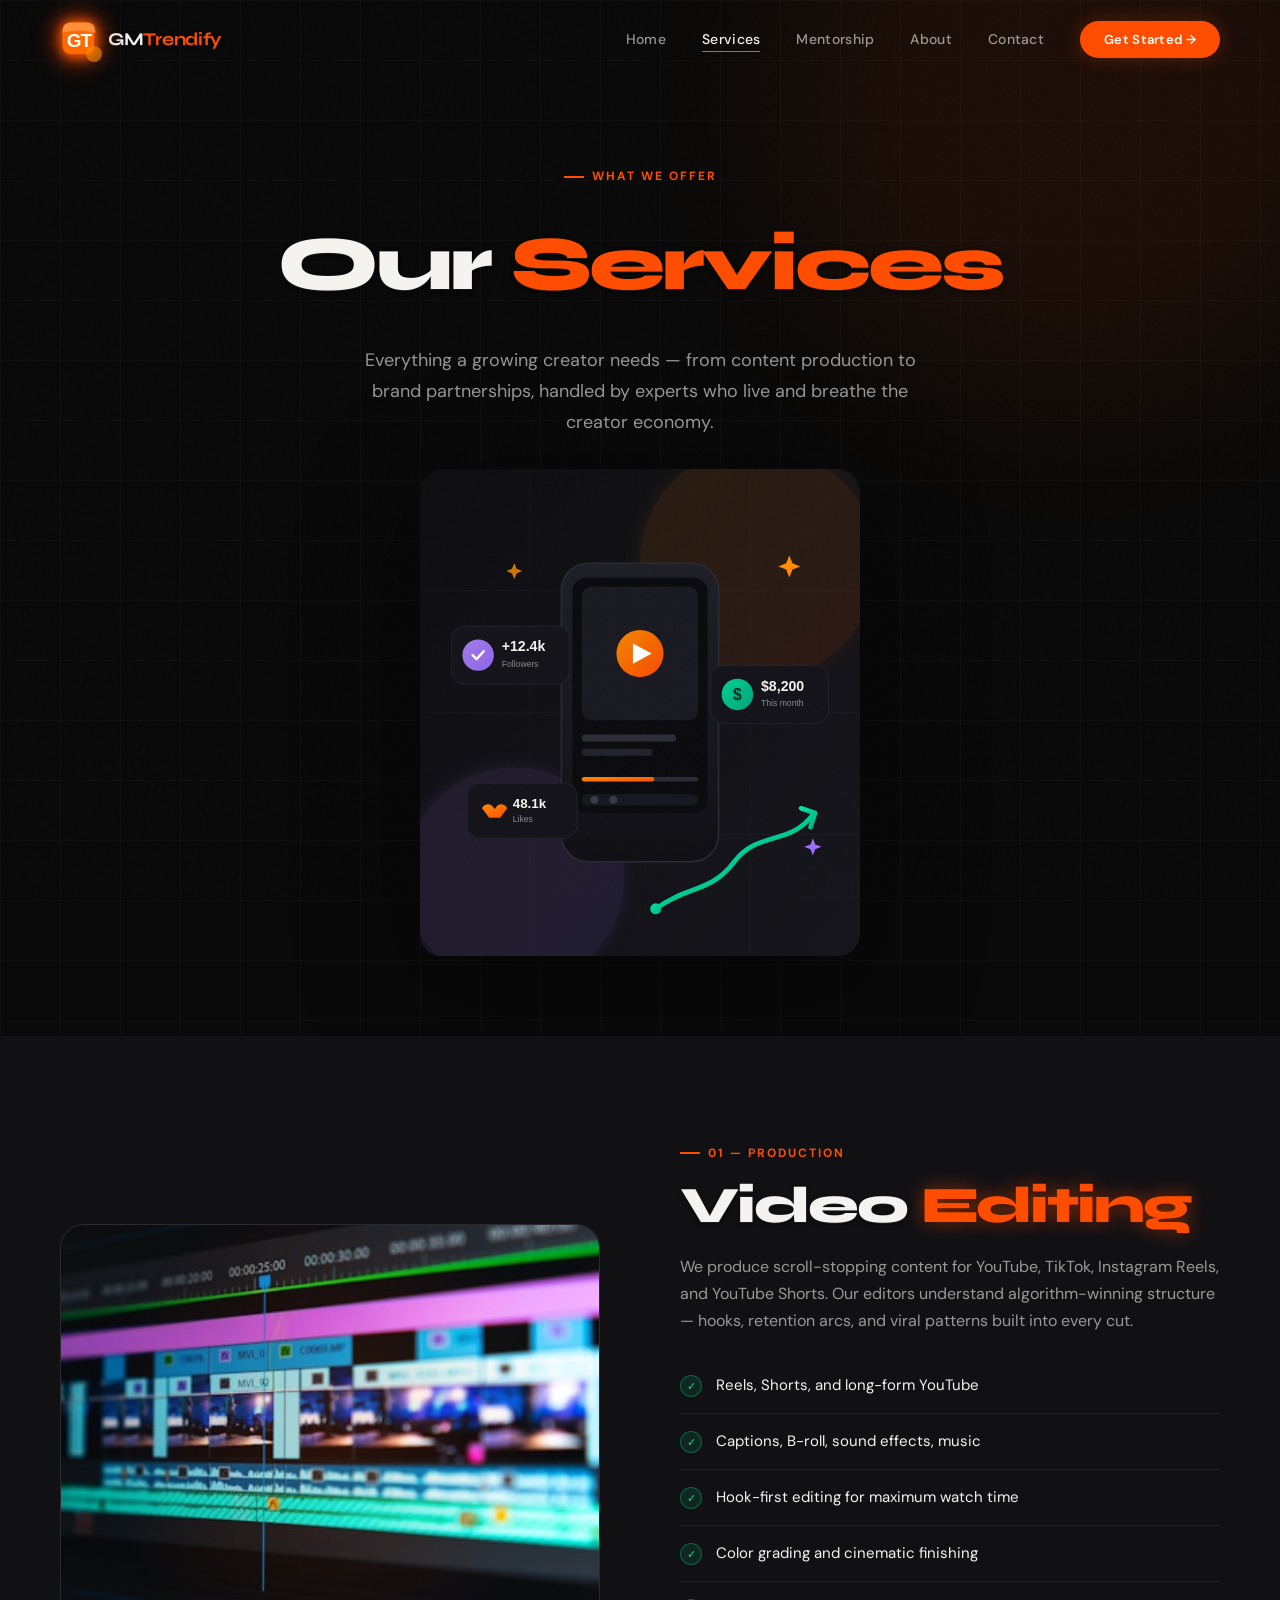
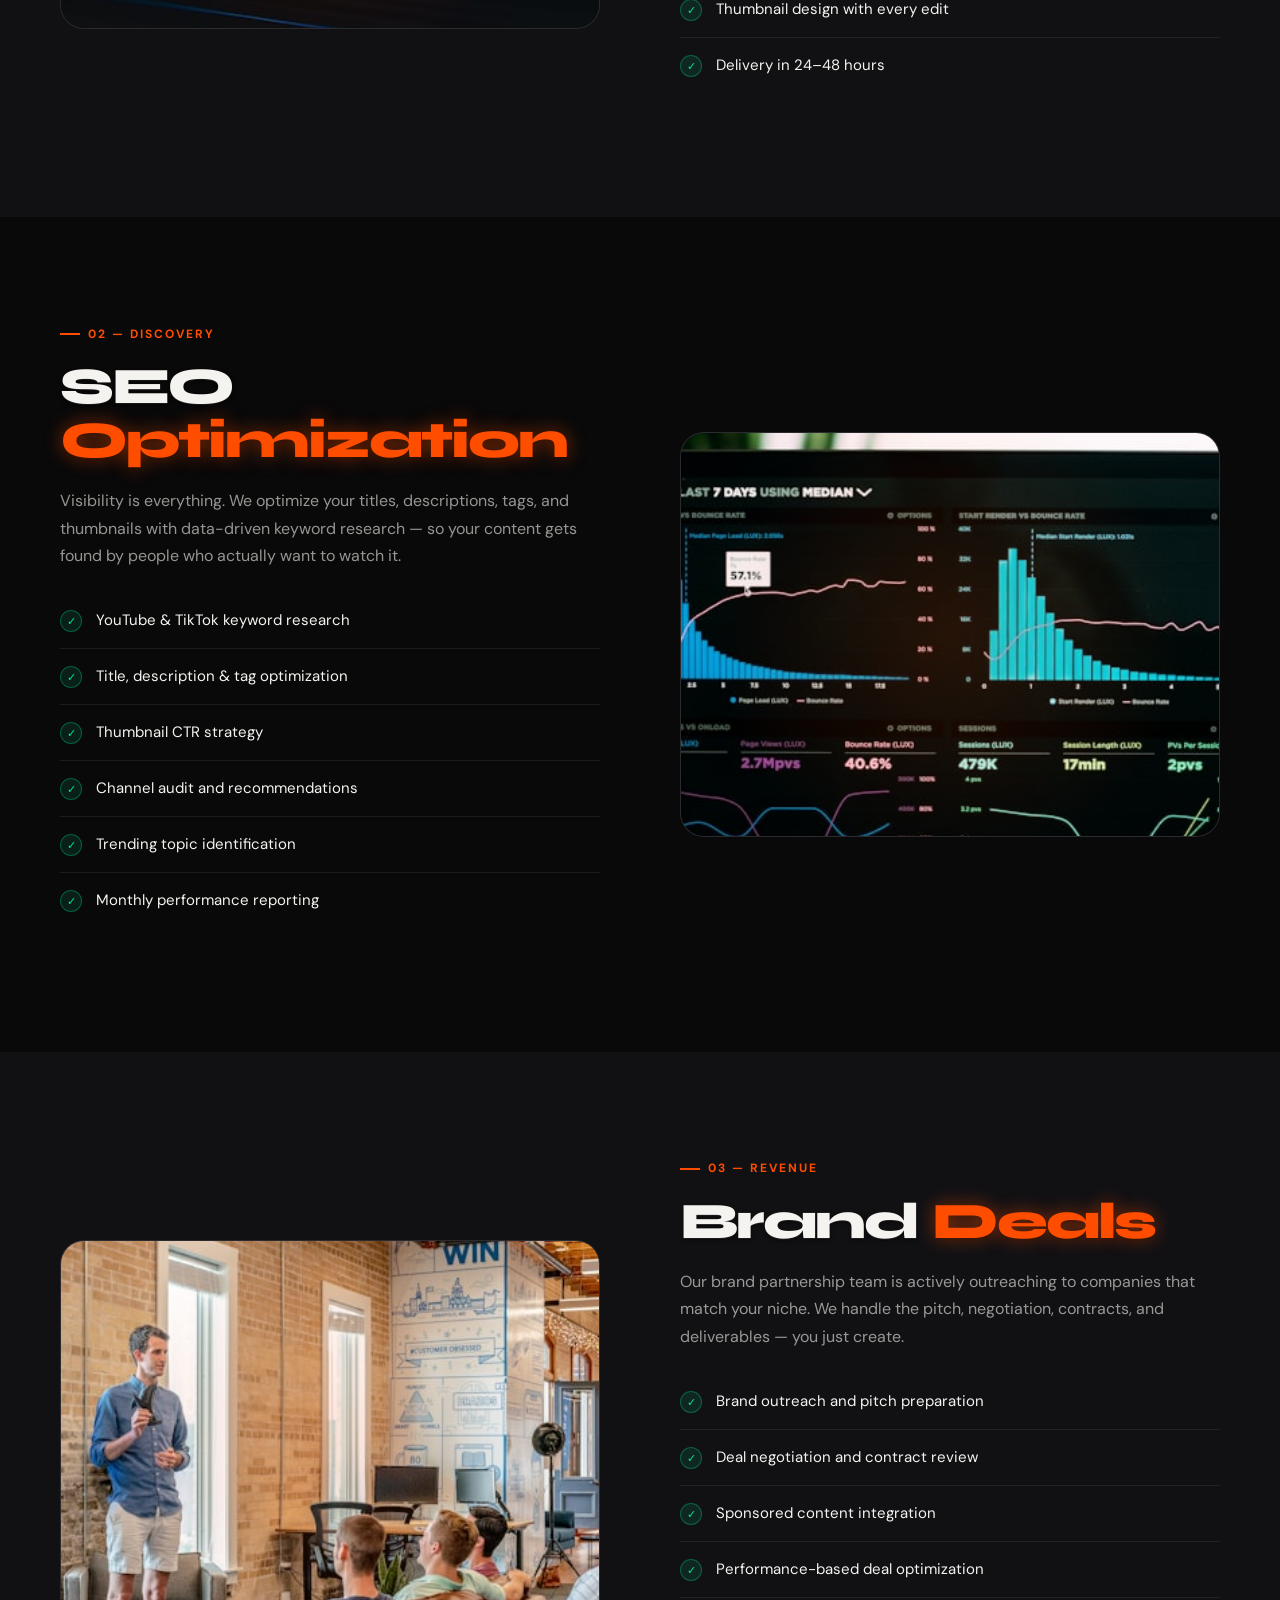
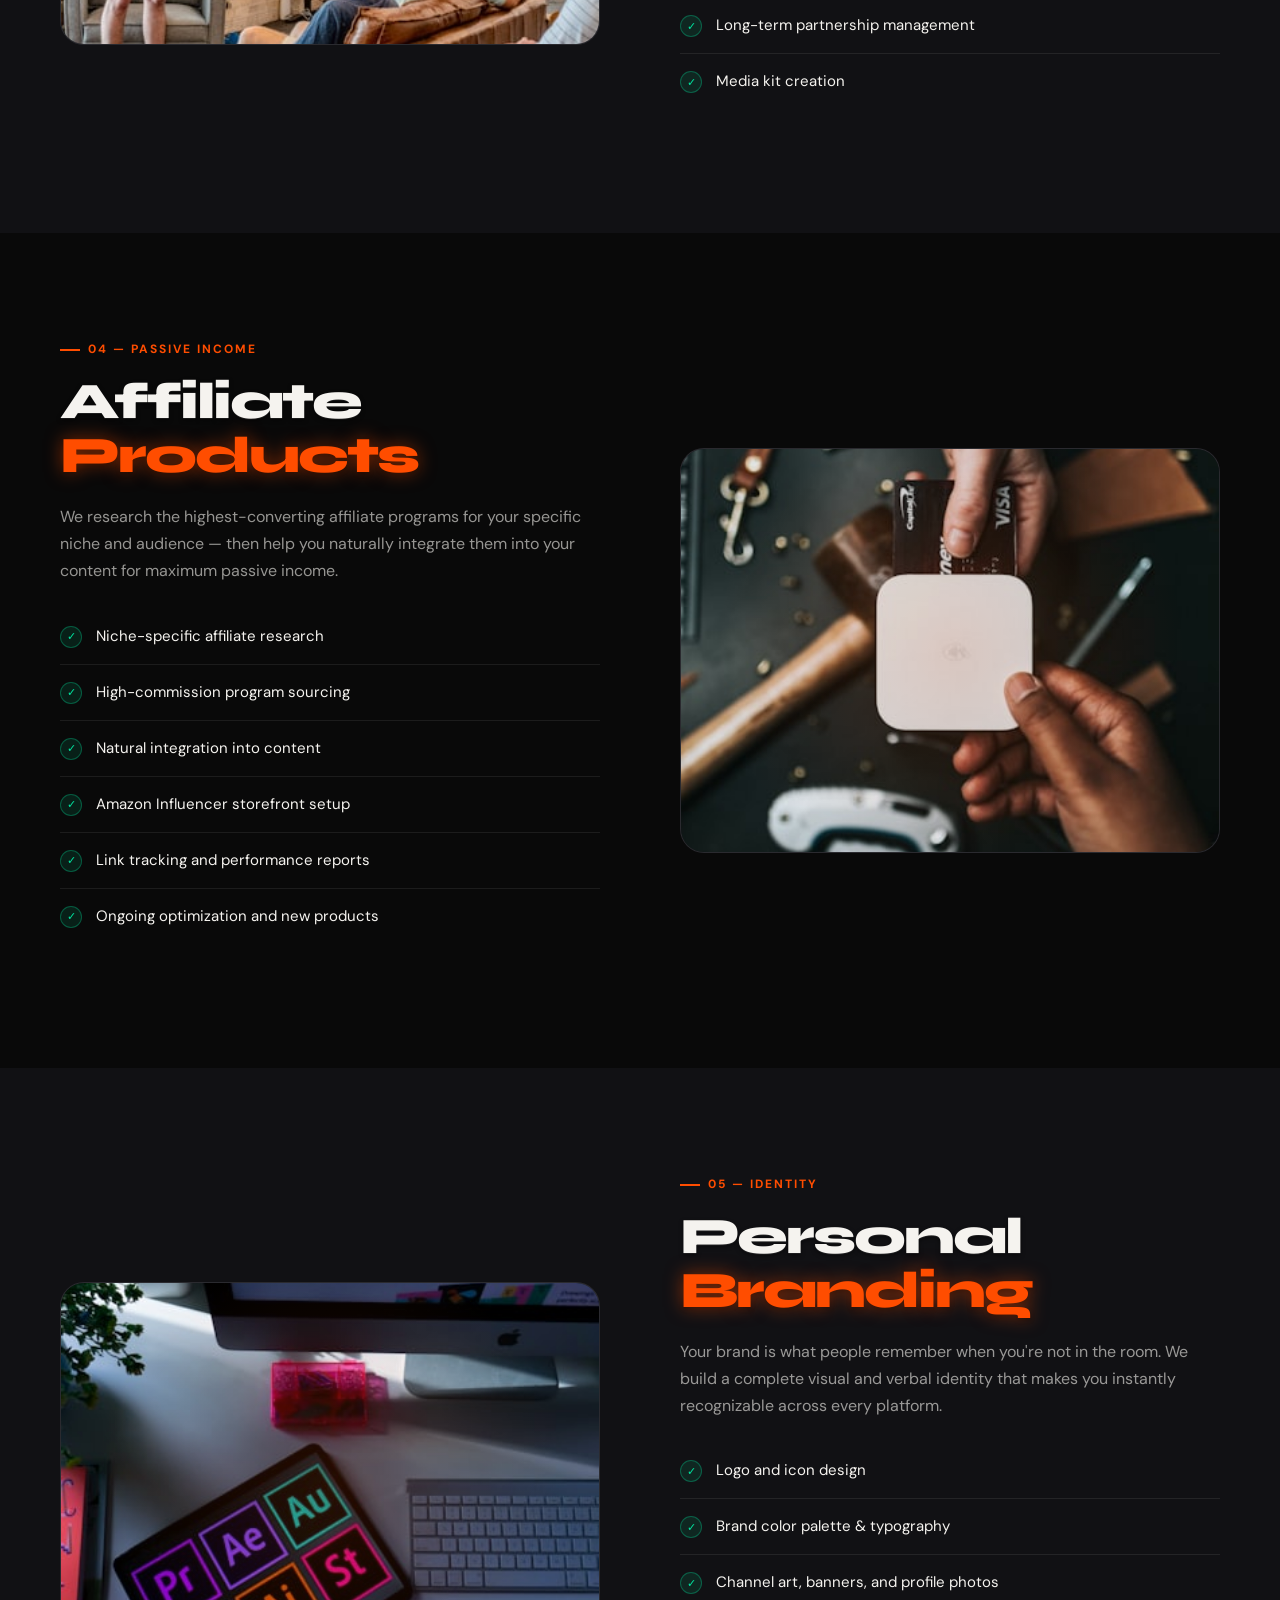
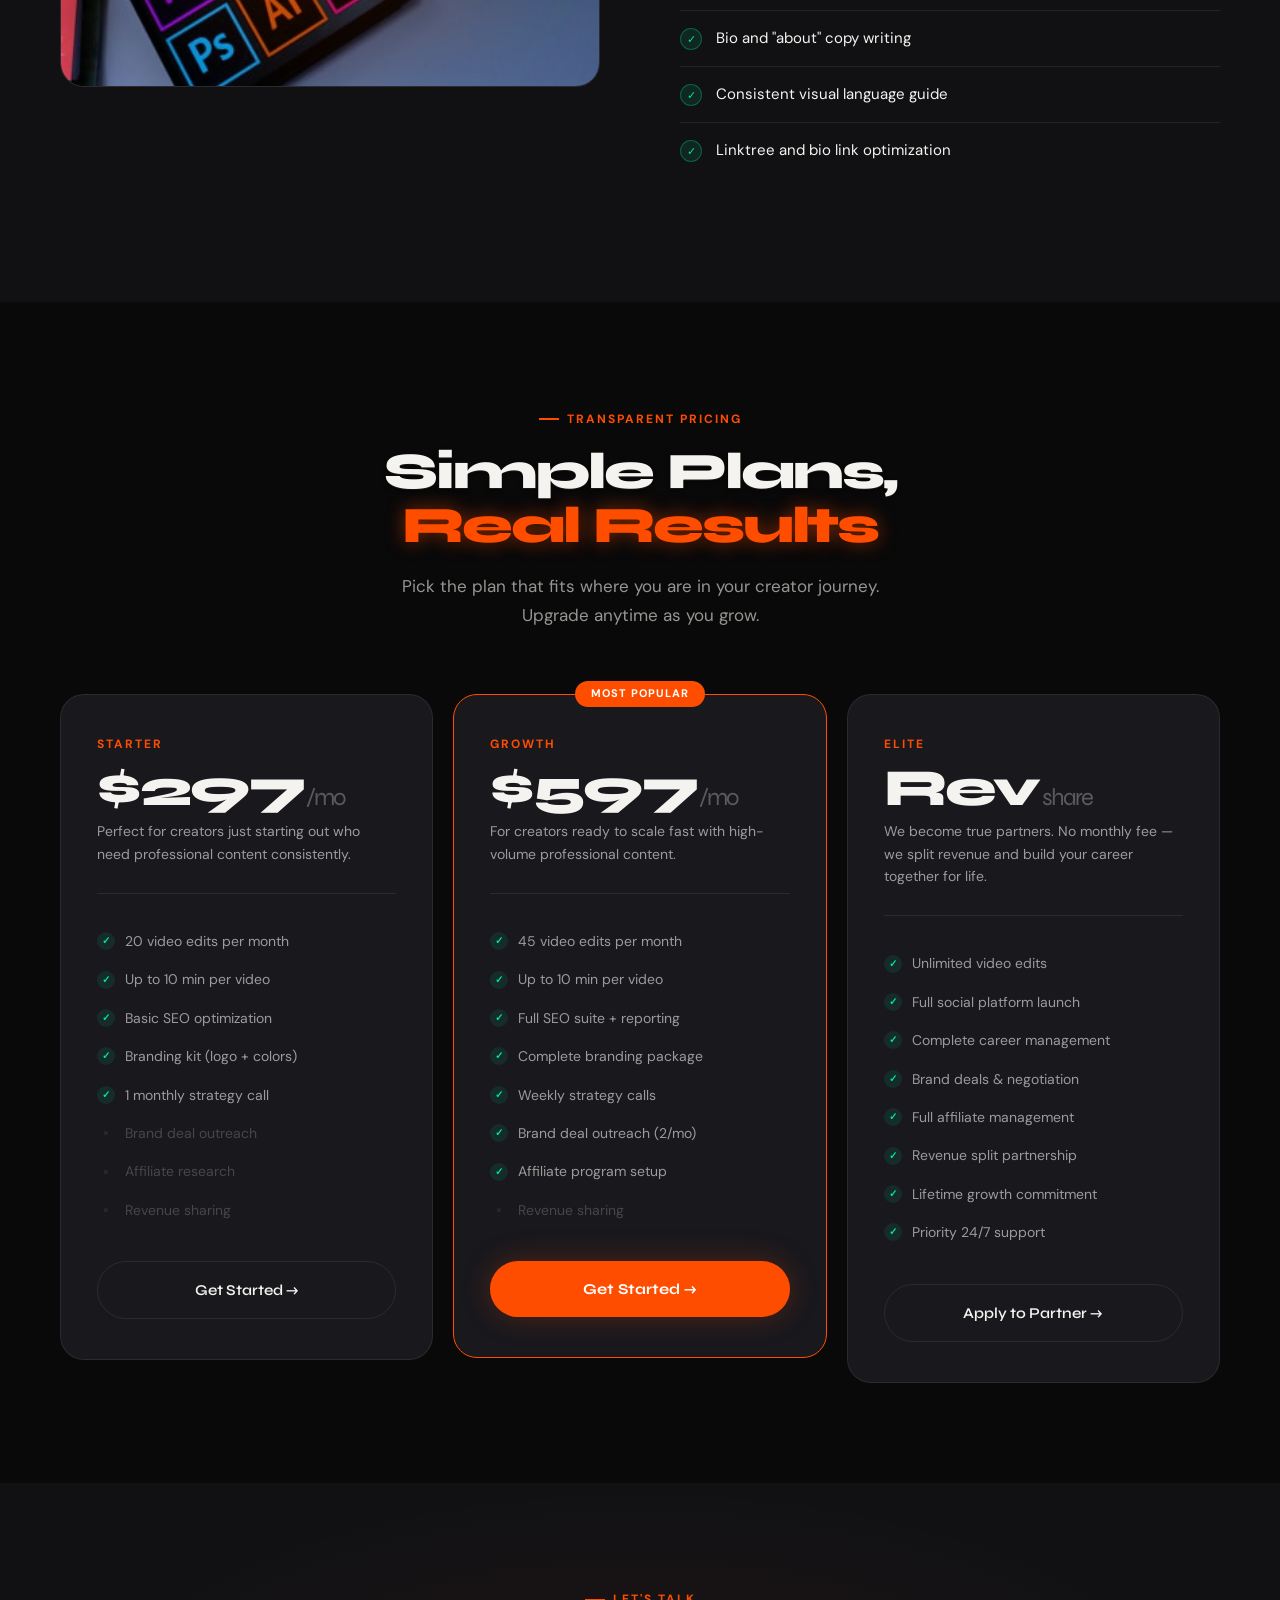
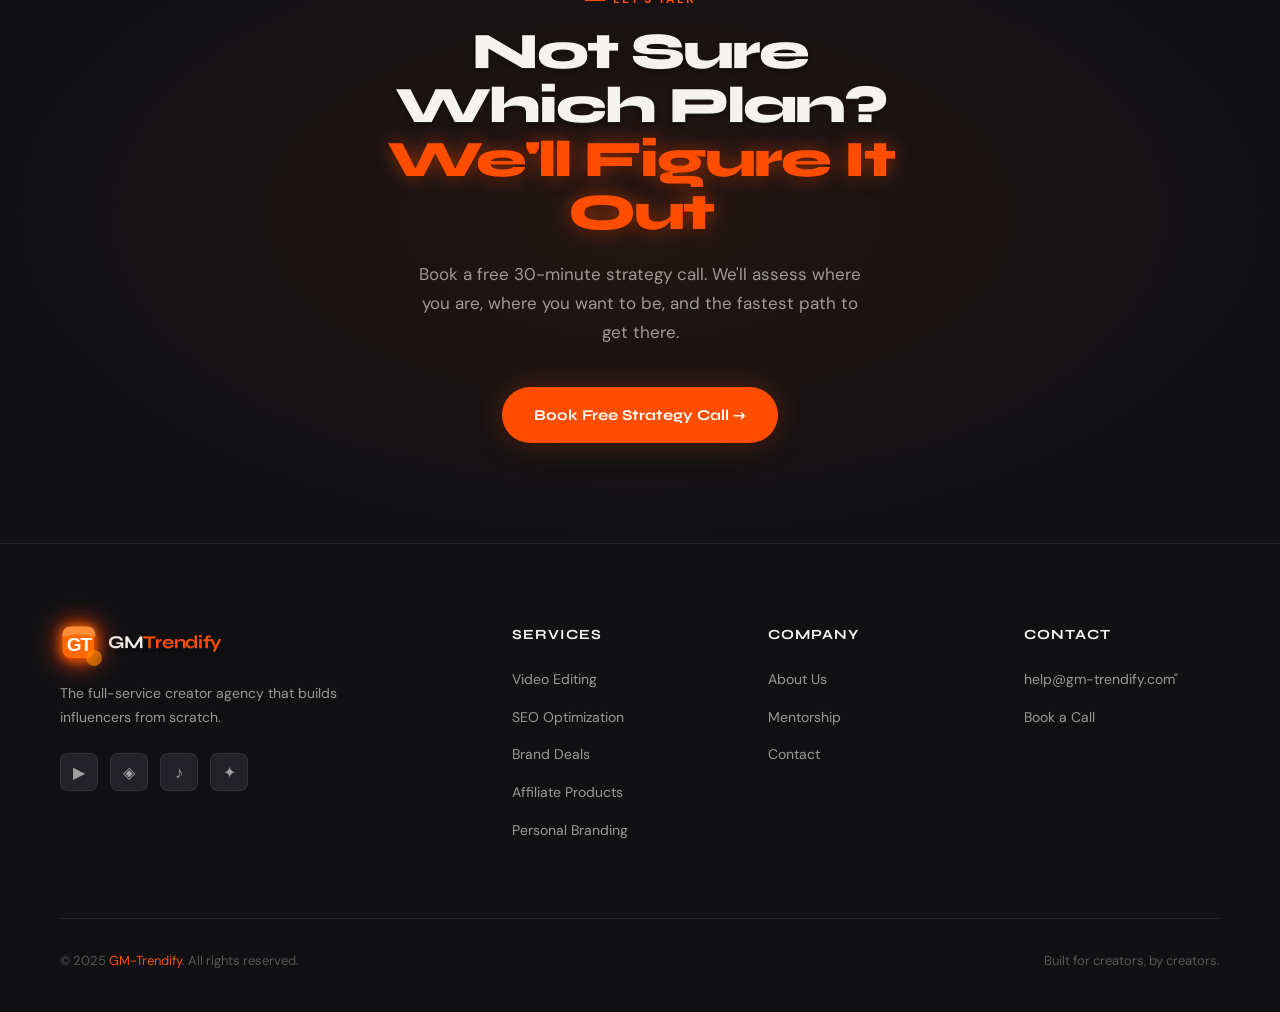
<file: pages/services.html>
<!DOCTYPE html>
<html lang="en">
<head>
  <meta charset="UTF-8" />
  <meta name="viewport" content="width=device-width, initial-scale=1.0" />
  <title>Services — GM-Trendify</title>
  <meta name="description" content="Full-service creator growth: video editing, SEO, brand deals, affiliate products, and personal branding." />
  <link rel="stylesheet" href="../css/style.css" />
  <link rel="icon" type="image/svg+xml" href="/assets/favicon.svg" />
  <link rel="apple-touch-icon" href="/assets/favicon.svg" />
</head>
<body>

<nav>
  <a href="../index.html" class="nav-logo">
    <div class="nav-logo-mark"><img src="/assets/logo.svg" alt="GM-Trendify" /></div>
    <span class="nav-logo-text">GM<span>Trendify</span></span>
  </a>
  <ul class="nav-links">
    <li><a href="../index.html">Home</a></li>
    <li><a href="services.html" class="active">Services</a></li>
    <li><a href="mentorship.html">Mentorship</a></li>
    <li><a href="about.html">About</a></li>
    <li><a href="contact.html">Contact</a></li>
    <li><a href="contact.html" class="nav-cta">Get Started →</a></li>
  </ul>
  <button class="hamburger" aria-label="Toggle menu">
    <span></span><span></span><span></span>
  </button>
</nav>

<!-- PAGE HERO -->
<div class="page-hero">
  <div class="hero-bg">
    <div class="hero-bg-orb hero-bg-orb-1"></div>
    <div class="hero-bg-grid"></div>
  </div>
  <div class="section-label" style="justify-content:center;">What We Offer</div>
  <h1>Our <span style="color:var(--accent)">Services</span></h1>
  <p>Everything a growing creator needs — from content production to brand partnerships, handled by experts who live and breathe the creator economy.</p>
  <img src="../assets/hero-visual.svg" alt="GM-Trendify creator growth" style="width:100%;max-width:440px;height:auto;margin:32px auto 0;display:block;border-radius:var(--radius);filter:drop-shadow(0 24px 60px rgba(0,0,0,0.45));" />
</div>

<!-- VIDEO EDITING -->
<section id="video" style="background:var(--dark);">
  <div class="feature-split reveal">
    <div class="feature-visual">
      <div class="feature-visual-inner" style="padding:0;overflow:hidden;border-radius:var(--radius);">
        <img src="../assets/services/video.jpg" alt="Video Editing" style="width:100%;height:100%;object-fit:cover;display:block;" />
      </div>
    </div>
    <div>
      <div class="section-label">01 — Production</div>
      <h2 class="section-title">Video <span class="accent">Editing</span></h2>
      <p style="color:var(--white-dim);font-size:16px;line-height:1.7;margin-bottom:20px;">
        We produce scroll-stopping content for YouTube, TikTok, Instagram Reels, and YouTube Shorts. Our editors understand algorithm-winning structure — hooks, retention arcs, and viral patterns built into every cut.
      </p>
      <ul class="feature-list">
        <li><span class="check">✓</span>Reels, Shorts, and long-form YouTube</li>
        <li><span class="check">✓</span>Captions, B-roll, sound effects, music</li>
        <li><span class="check">✓</span>Hook-first editing for maximum watch time</li>
        <li><span class="check">✓</span>Color grading and cinematic finishing</li>
        <li><span class="check">✓</span>Thumbnail design with every edit</li>
        <li><span class="check">✓</span>Delivery in 24–48 hours</li>
      </ul>
    </div>
  </div>
</section>

<!-- SEO -->
<section id="seo">
  <div class="feature-split reverse reveal">
    <div class="feature-visual">
      <div class="feature-visual-inner" style="padding:0;overflow:hidden;border-radius:var(--radius);">
        <img src="../assets/services/seo.jpg" alt="SEO Optimization" style="width:100%;height:100%;object-fit:cover;display:block;" />
      </div>
    </div>
    <div>
      <div class="section-label">02 — Discovery</div>
      <h2 class="section-title">SEO <span class="accent">Optimization</span></h2>
      <p style="color:var(--white-dim);font-size:16px;line-height:1.7;margin-bottom:20px;">
        Visibility is everything. We optimize your titles, descriptions, tags, and thumbnails with data-driven keyword research — so your content gets found by people who actually want to watch it.
      </p>
      <ul class="feature-list">
        <li><span class="check">✓</span>YouTube & TikTok keyword research</li>
        <li><span class="check">✓</span>Title, description & tag optimization</li>
        <li><span class="check">✓</span>Thumbnail CTR strategy</li>
        <li><span class="check">✓</span>Channel audit and recommendations</li>
        <li><span class="check">✓</span>Trending topic identification</li>
        <li><span class="check">✓</span>Monthly performance reporting</li>
      </ul>
    </div>
  </div>
</section>

<!-- BRAND DEALS -->
<section id="brands" style="background:var(--dark);">
  <div class="feature-split reveal">
    <div class="feature-visual">
      <div class="feature-visual-inner" style="padding:0;overflow:hidden;border-radius:var(--radius);">
        <img src="../assets/services/brand.jpg" alt="Brand Deals" style="width:100%;height:100%;object-fit:cover;display:block;" />
      </div>
    </div>
    <div>
      <div class="section-label">03 — Revenue</div>
      <h2 class="section-title">Brand <span class="accent">Deals</span></h2>
      <p style="color:var(--white-dim);font-size:16px;line-height:1.7;margin-bottom:20px;">
        Our brand partnership team is actively outreaching to companies that match your niche. We handle the pitch, negotiation, contracts, and deliverables — you just create.
      </p>
      <ul class="feature-list">
        <li><span class="check">✓</span>Brand outreach and pitch preparation</li>
        <li><span class="check">✓</span>Deal negotiation and contract review</li>
        <li><span class="check">✓</span>Sponsored content integration</li>
        <li><span class="check">✓</span>Performance-based deal optimization</li>
        <li><span class="check">✓</span>Long-term partnership management</li>
        <li><span class="check">✓</span>Media kit creation</li>
      </ul>
    </div>
  </div>
</section>

<!-- AFFILIATE -->
<section id="affiliate">
  <div class="feature-split reverse reveal">
    <div class="feature-visual">
      <div class="feature-visual-inner" style="padding:0;overflow:hidden;border-radius:var(--radius);">
        <img src="../assets/services/affiliate.jpg" alt="Affiliate Products" style="width:100%;height:100%;object-fit:cover;display:block;" />
      </div>
    </div>
    <div>
      <div class="section-label">04 — Passive Income</div>
      <h2 class="section-title">Affiliate <span class="accent">Products</span></h2>
      <p style="color:var(--white-dim);font-size:16px;line-height:1.7;margin-bottom:20px;">
        We research the highest-converting affiliate programs for your specific niche and audience — then help you naturally integrate them into your content for maximum passive income.
      </p>
      <ul class="feature-list">
        <li><span class="check">✓</span>Niche-specific affiliate research</li>
        <li><span class="check">✓</span>High-commission program sourcing</li>
        <li><span class="check">✓</span>Natural integration into content</li>
        <li><span class="check">✓</span>Amazon Influencer storefront setup</li>
        <li><span class="check">✓</span>Link tracking and performance reports</li>
        <li><span class="check">✓</span>Ongoing optimization and new products</li>
      </ul>
    </div>
  </div>
</section>

<!-- BRANDING -->
<section id="branding" style="background:var(--dark);">
  <div class="feature-split reveal">
    <div class="feature-visual">
      <div class="feature-visual-inner" style="padding:0;overflow:hidden;border-radius:var(--radius);">
        <img src="../assets/services/branding.jpg" alt="Personal Branding" style="width:100%;height:100%;object-fit:cover;display:block;" />
      </div>
    </div>
    <div>
      <div class="section-label">05 — Identity</div>
      <h2 class="section-title">Personal <span class="accent">Branding</span></h2>
      <p style="color:var(--white-dim);font-size:16px;line-height:1.7;margin-bottom:20px;">
        Your brand is what people remember when you're not in the room. We build a complete visual and verbal identity that makes you instantly recognizable across every platform.
      </p>
      <ul class="feature-list">
        <li><span class="check">✓</span>Logo and icon design</li>
        <li><span class="check">✓</span>Brand color palette & typography</li>
        <li><span class="check">✓</span>Channel art, banners, and profile photos</li>
        <li><span class="check">✓</span>Bio and "about" copy writing</li>
        <li><span class="check">✓</span>Consistent visual language guide</li>
        <li><span class="check">✓</span>Linktree and bio link optimization</li>
      </ul>
    </div>
  </div>
</section>

<!-- PRICING -->
<section>
  <div class="section-header" style="text-align:center;">
    <div class="section-label" style="justify-content:center;">Transparent Pricing</div>
    <h2 class="section-title">Simple Plans,<br><span class="accent">Real Results</span></h2>
    <p class="section-desc" style="margin:0 auto;">Pick the plan that fits where you are in your creator journey. Upgrade anytime as you grow.</p>
  </div>
  <div class="pricing-grid">
    <div class="pricing-card reveal">
      <div class="pricing-tier">Starter</div>
      <div class="pricing-price">$297<span>/mo</span></div>
      <p class="pricing-desc">Perfect for creators just starting out who need professional content consistently.</p>
      <ul class="pricing-features">
        <li>20 video edits per month</li>
        <li>Up to 10 min per video</li>
        <li>Basic SEO optimization</li>
        <li>Branding kit (logo + colors)</li>
        <li>1 monthly strategy call</li>
        <li class="off">Brand deal outreach</li>
        <li class="off">Affiliate research</li>
        <li class="off">Revenue sharing</li>
      </ul>
      <a href="contact.html" class="btn-secondary" style="width:100%;text-align:center;justify-content:center;">Get Started →</a>
    </div>
    <div class="pricing-card popular reveal">
      <div class="popular-badge">Most Popular</div>
      <div class="pricing-tier">Growth</div>
      <div class="pricing-price">$597<span>/mo</span></div>
      <p class="pricing-desc">For creators ready to scale fast with high-volume professional content.</p>
      <ul class="pricing-features">
        <li>45 video edits per month</li>
        <li>Up to 10 min per video</li>
        <li>Full SEO suite + reporting</li>
        <li>Complete branding package</li>
        <li>Weekly strategy calls</li>
        <li>Brand deal outreach (2/mo)</li>
        <li>Affiliate program setup</li>
        <li class="off">Revenue sharing</li>
      </ul>
      <a href="contact.html" class="btn-primary" style="width:100%;text-align:center;justify-content:center;">Get Started →</a>
    </div>
    <div class="pricing-card reveal">
      <div class="pricing-tier">Elite</div>
      <div class="pricing-price">Rev<span> share</span></div>
      <p class="pricing-desc">We become true partners. No monthly fee — we split revenue and build your career together for life.</p>
      <ul class="pricing-features">
        <li>Unlimited video edits</li>
        <li>Full social platform launch</li>
        <li>Complete career management</li>
        <li>Brand deals & negotiation</li>
        <li>Full affiliate management</li>
        <li>Revenue split partnership</li>
        <li>Lifetime growth commitment</li>
        <li>Priority 24/7 support</li>
      </ul>
      <a href="contact.html" class="btn-secondary" style="width:100%;text-align:center;justify-content:center;">Apply to Partner →</a>
    </div>
  </div>
</section>

<!-- CTA -->
<section class="cta-section">
  <div class="cta-bg"></div>
  <div class="cta-content">
    <div class="section-label" style="justify-content:center;">Let's Talk</div>
    <h2 class="section-title">Not Sure Which Plan?<br><span class="accent">We'll Figure It Out</span></h2>
    <p class="section-desc">Book a free 30-minute strategy call. We'll assess where you are, where you want to be, and the fastest path to get there.</p>
    <a href="contact.html" class="btn-primary">Book Free Strategy Call →</a>
  </div>
</section>

<footer>
  <div class="footer-grid">
    <div class="footer-brand">
      <a href="../index.html" class="nav-logo">
        <div class="nav-logo-mark"><img src="/assets/logo.svg" alt="GM-Trendify" /></div>
        <span class="nav-logo-text">GM<span>Trendify</span></span>
      </a>
      <p>The full-service creator agency that builds influencers from scratch.</p>
      <div class="footer-socials">
        <a href="#" class="social-link">▶</a>
        <a href="#" class="social-link">◈</a>
        <a href="#" class="social-link">♪</a>
        <a href="#" class="social-link">✦</a>
      </div>
    </div>
    <div class="footer-col">
      <h4>Services</h4>
      <ul>
        <li><a href="#video">Video Editing</a></li>
        <li><a href="#seo">SEO Optimization</a></li>
        <li><a href="#brands">Brand Deals</a></li>
        <li><a href="#affiliate">Affiliate Products</a></li>
        <li><a href="#branding">Personal Branding</a></li>
      </ul>
    </div>
    <div class="footer-col">
      <h4>Company</h4>
      <ul>
        <li><a href="about.html">About Us</a></li>
        <li><a href="mentorship.html">Mentorship</a></li>
        <li><a href="contact.html">Contact</a></li>
      </ul>
    </div>
    <div class="footer-col">
      <h4>Contact</h4>
      <ul>
        <li><a href="mailto:help@gm-trendify.com">help@gm-trendify.com"</a></li>
        <li><a href="contact.html">Book a Call</a></li>
      </ul>
    </div>
  </div>
  <div class="footer-bottom">
    <p>© 2025 <span>GM-Trendify</span>. All rights reserved.</p>
    <p>Built for creators, by creators.</p>
  </div>
</footer>

<script src="../js/main.js?v=3"></script>
</body>
</html>
</file>
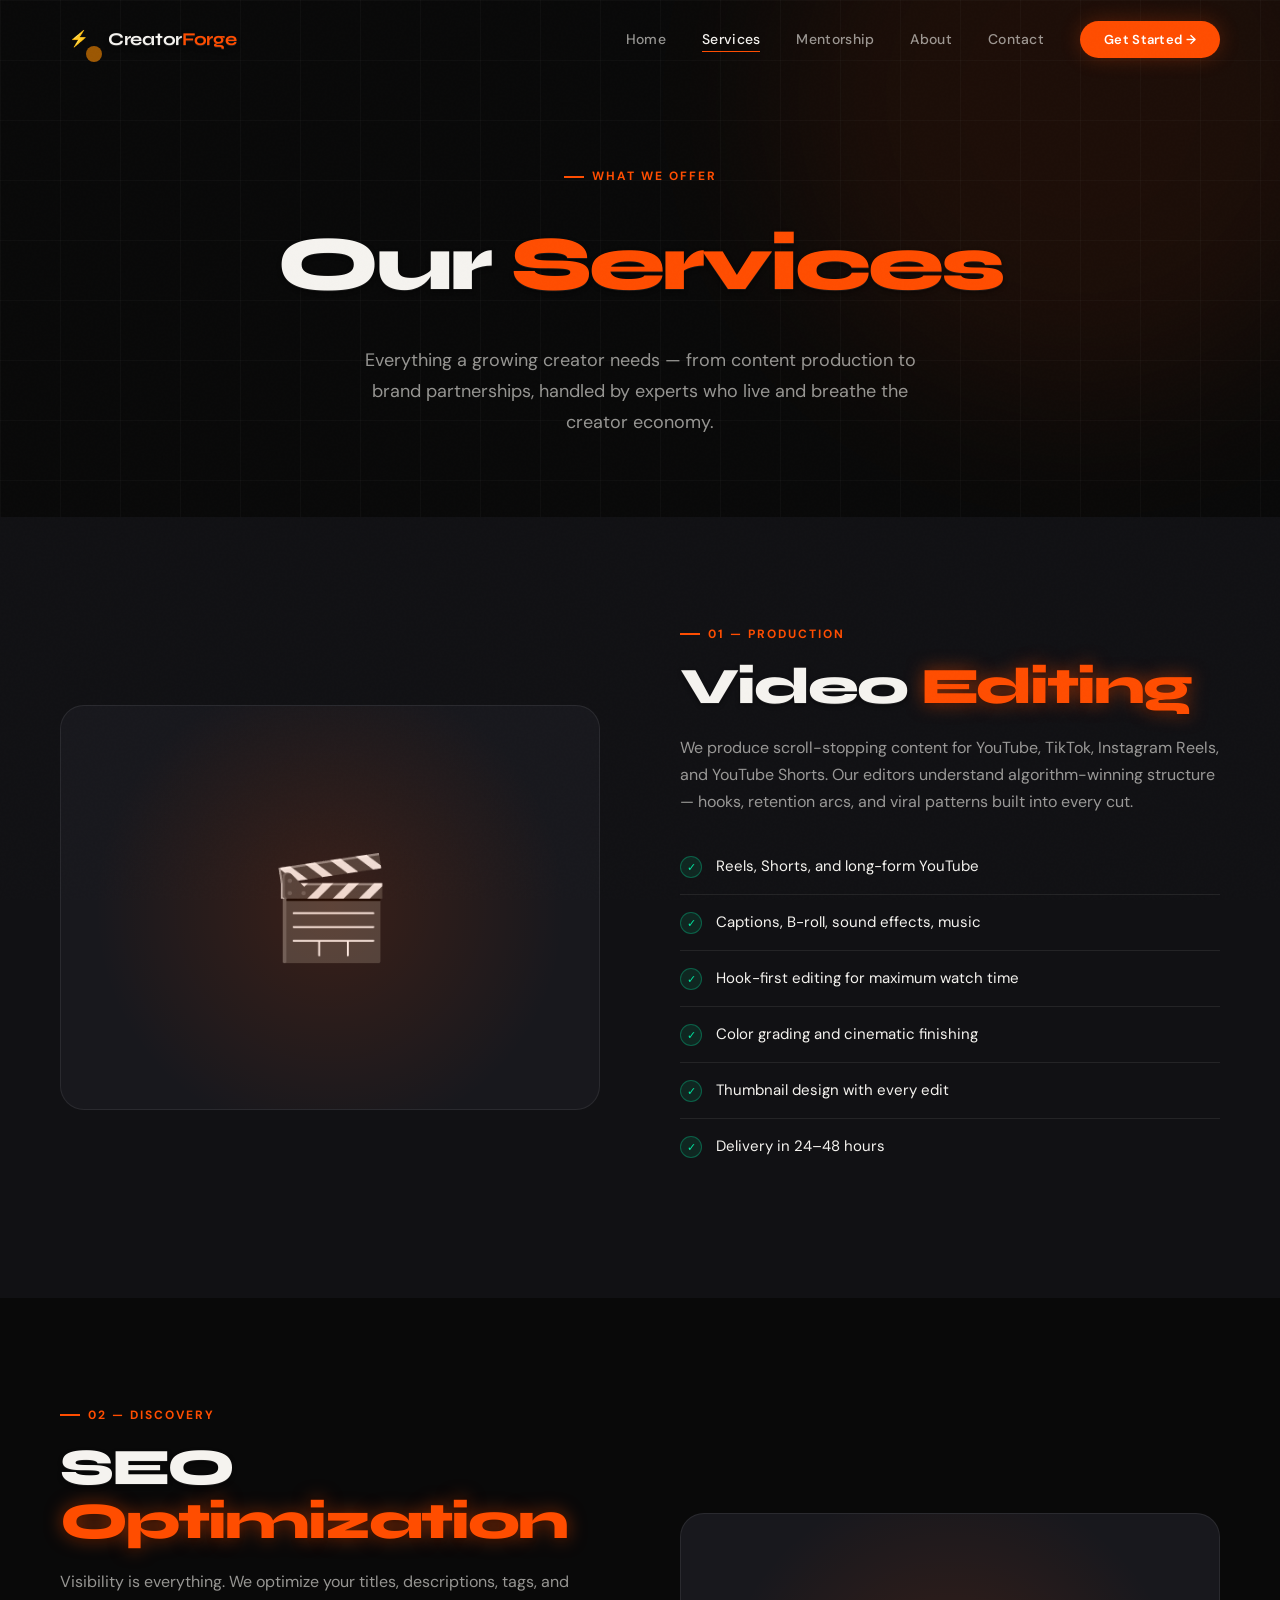
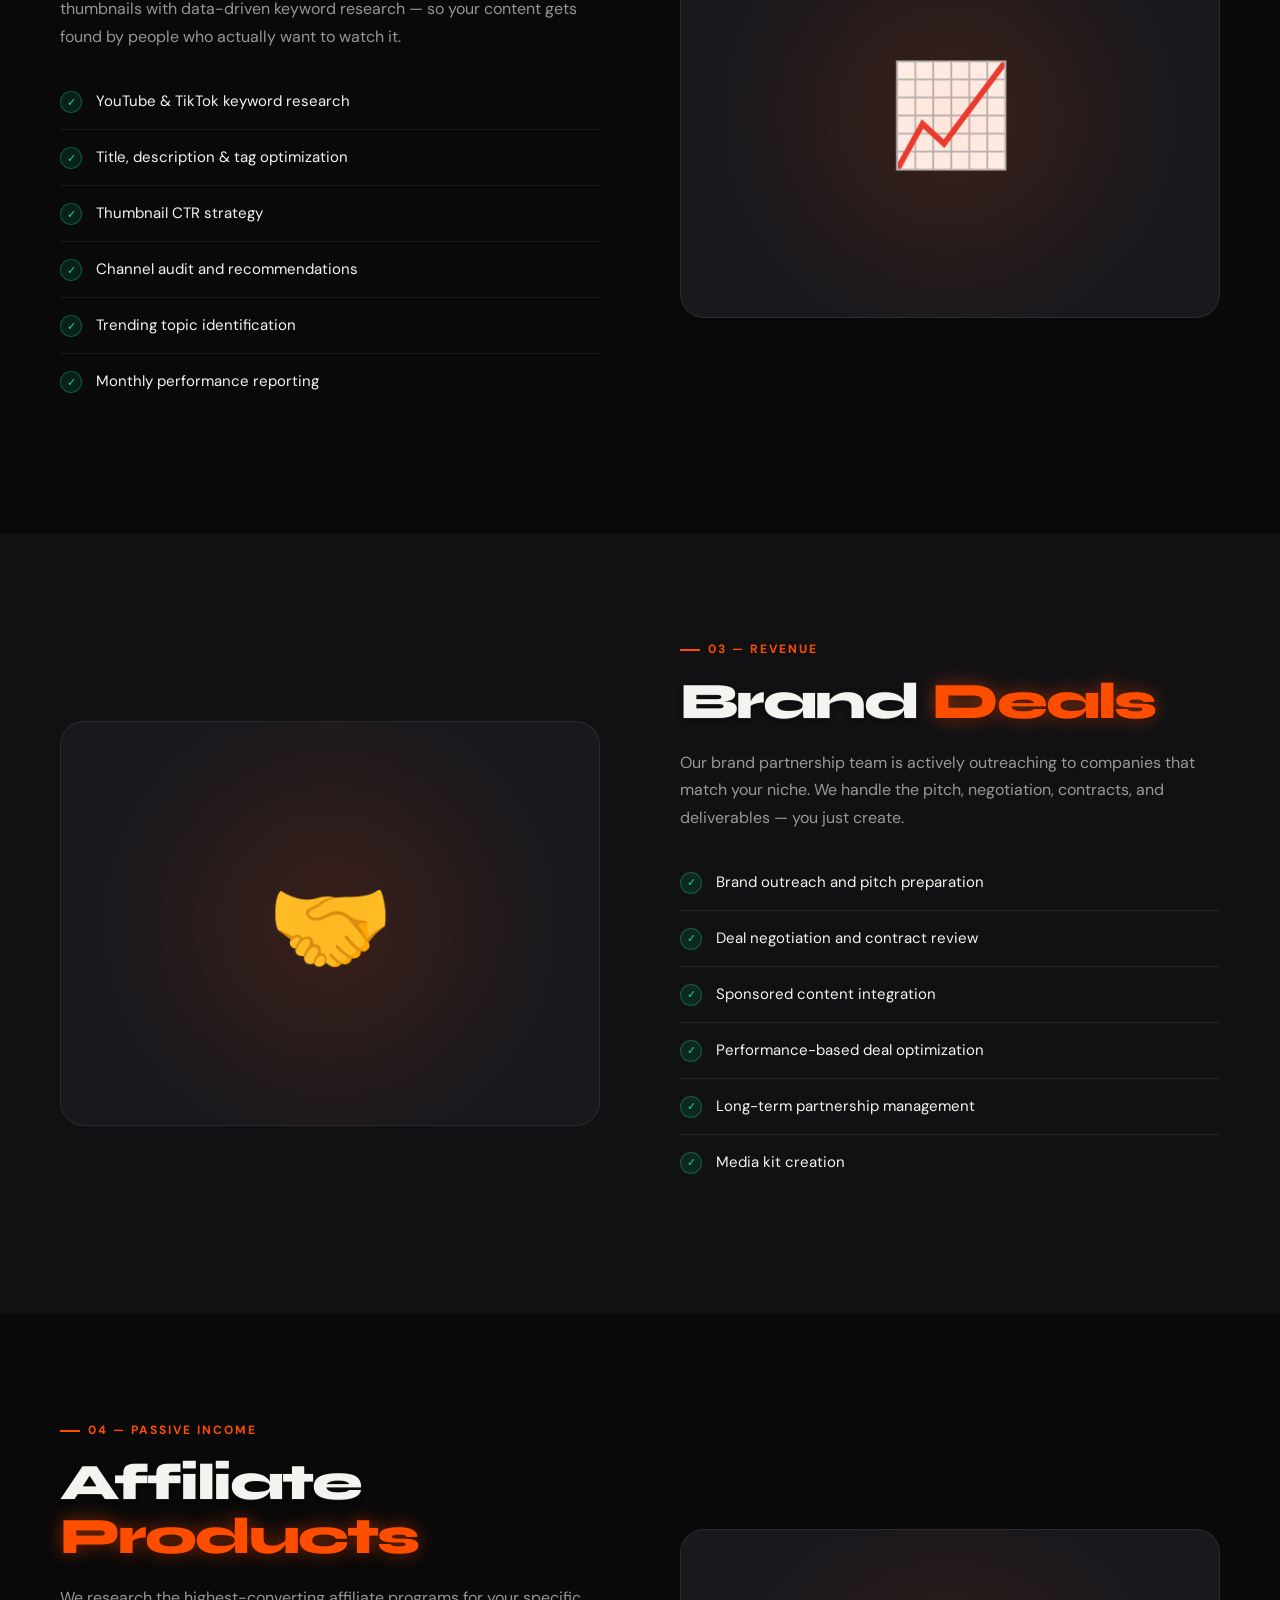
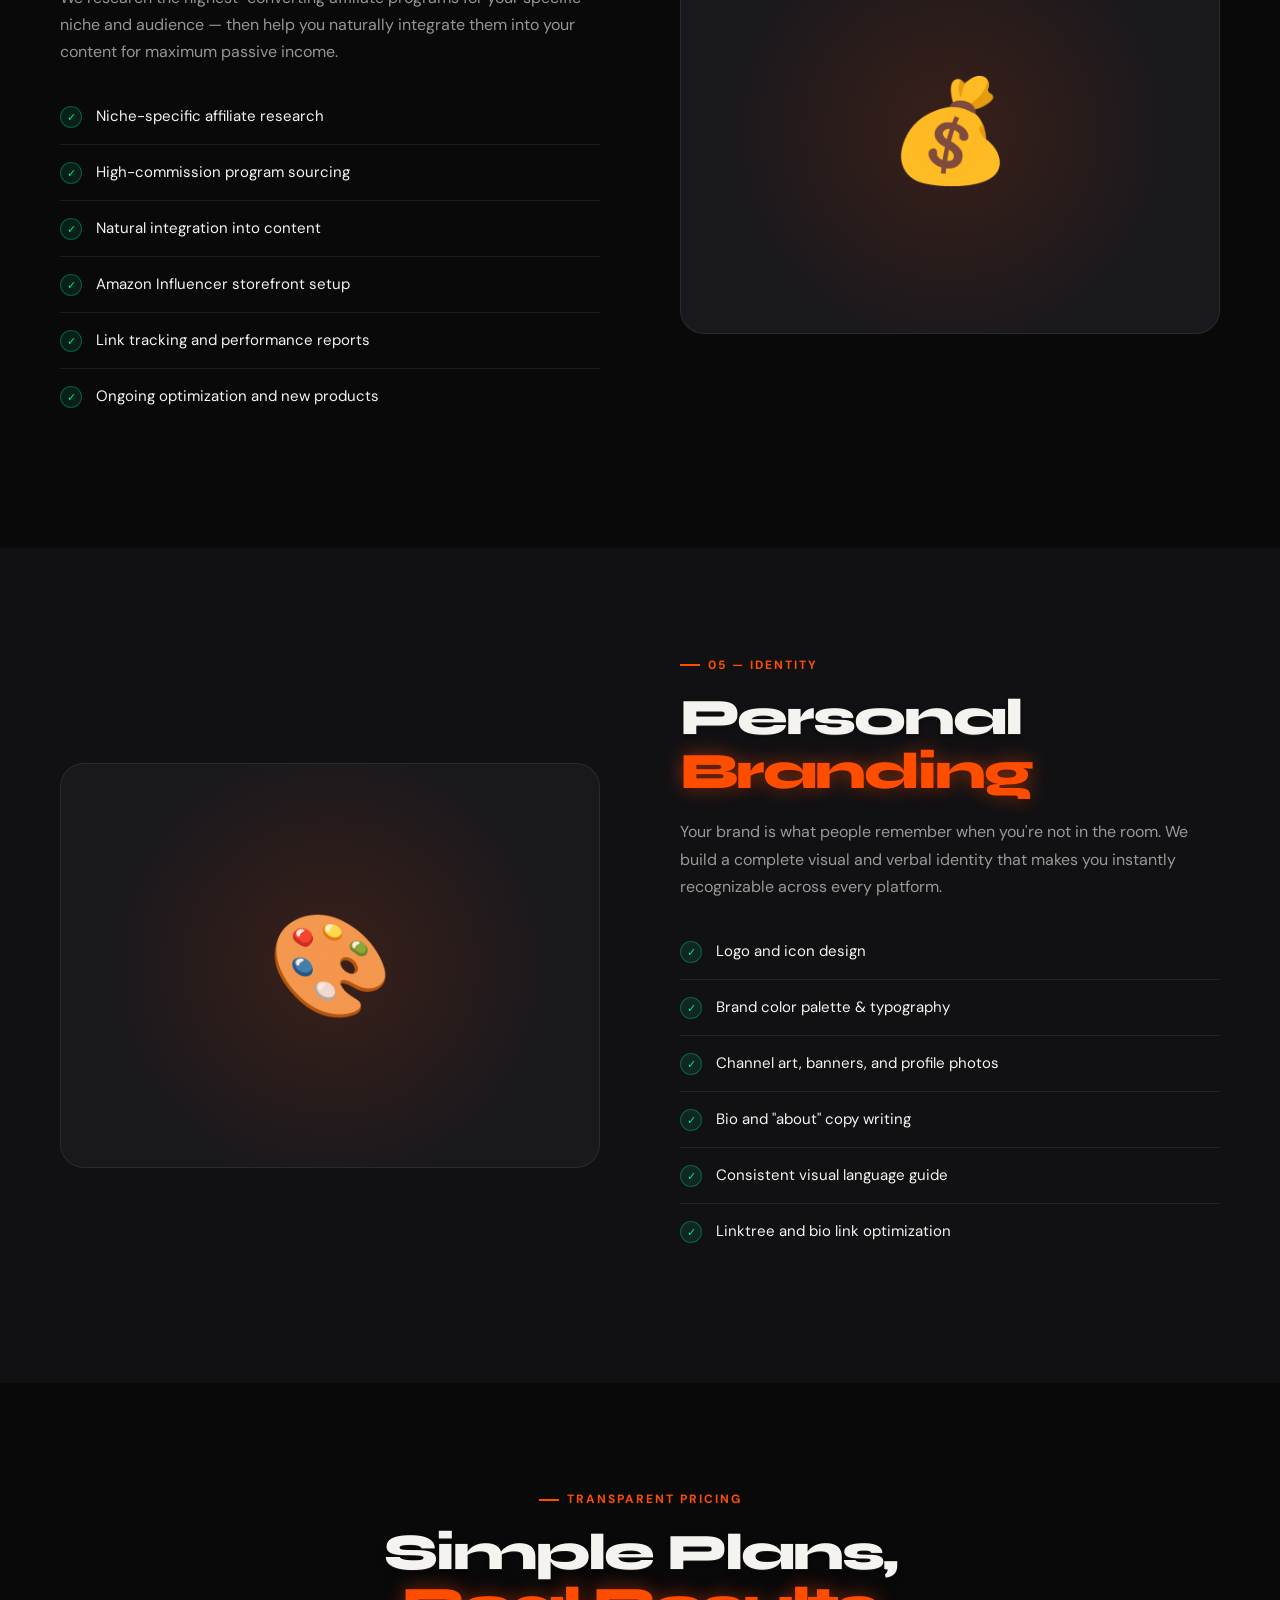
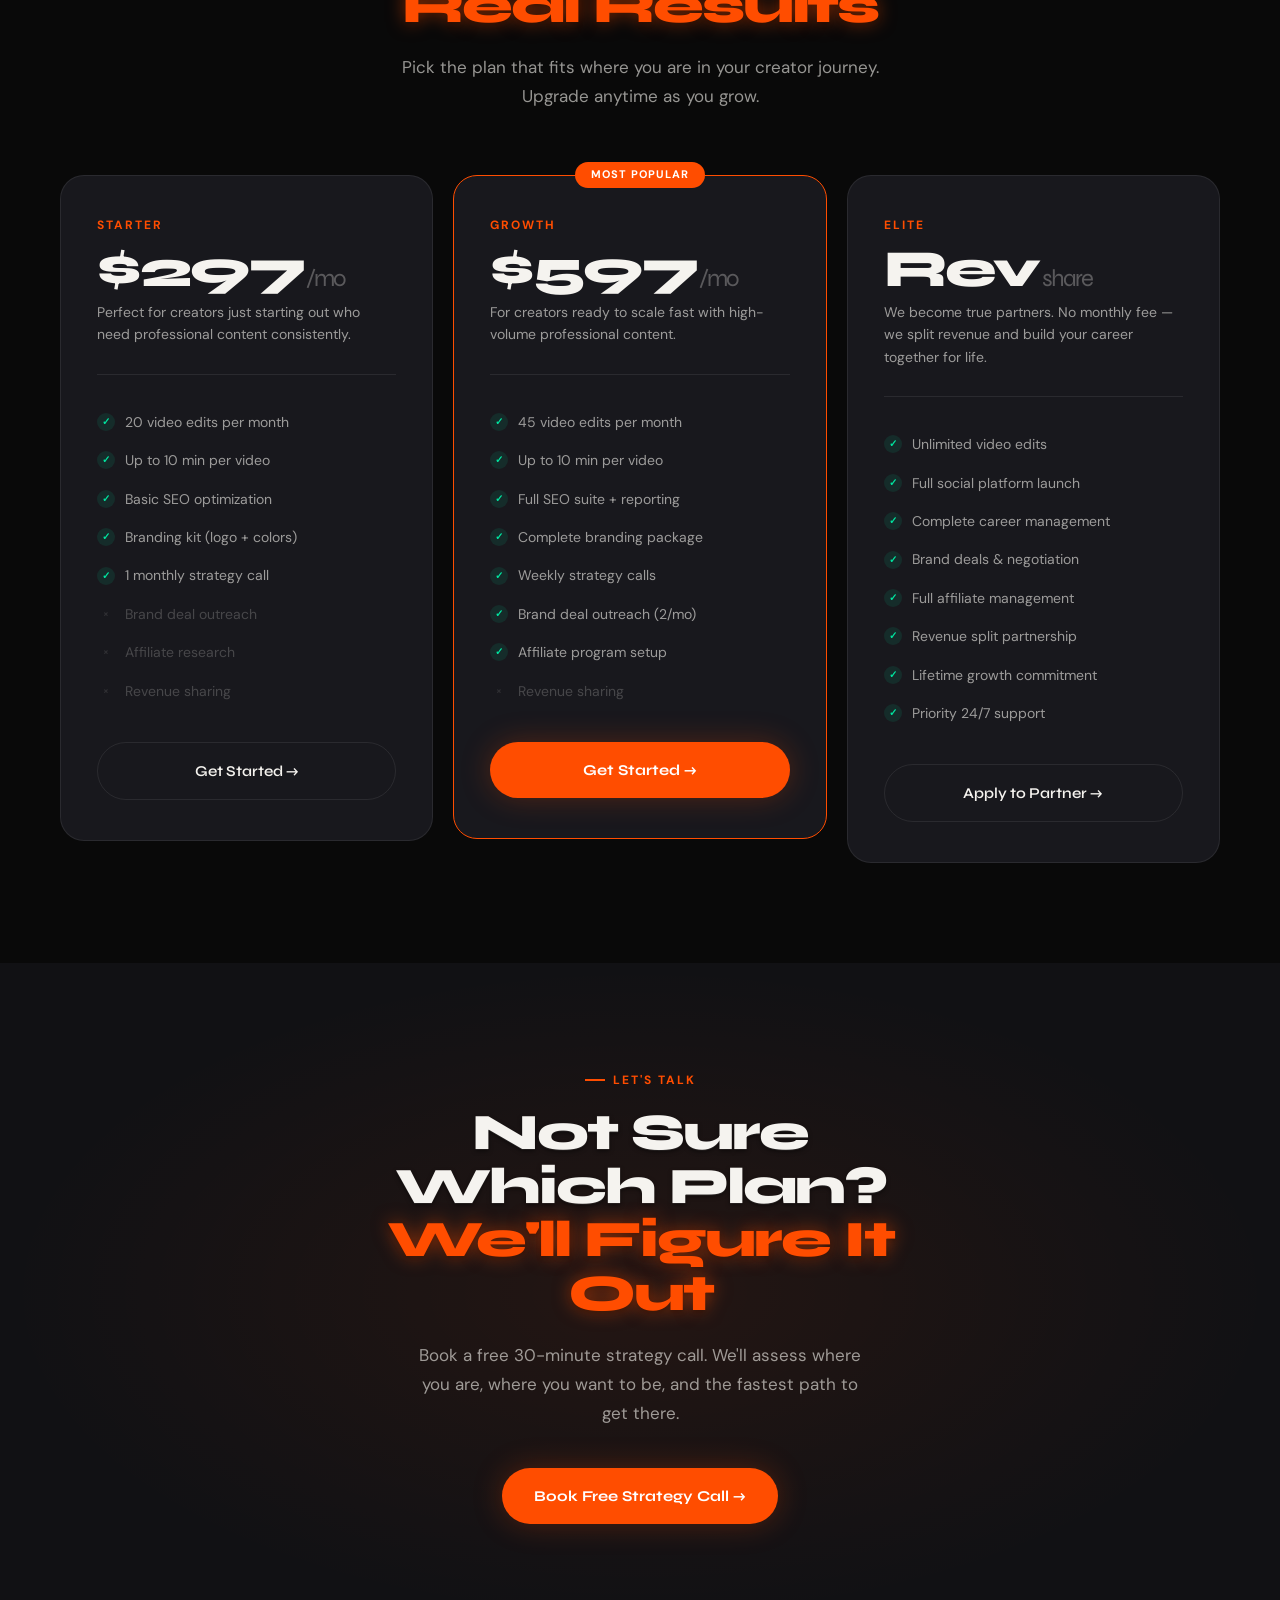
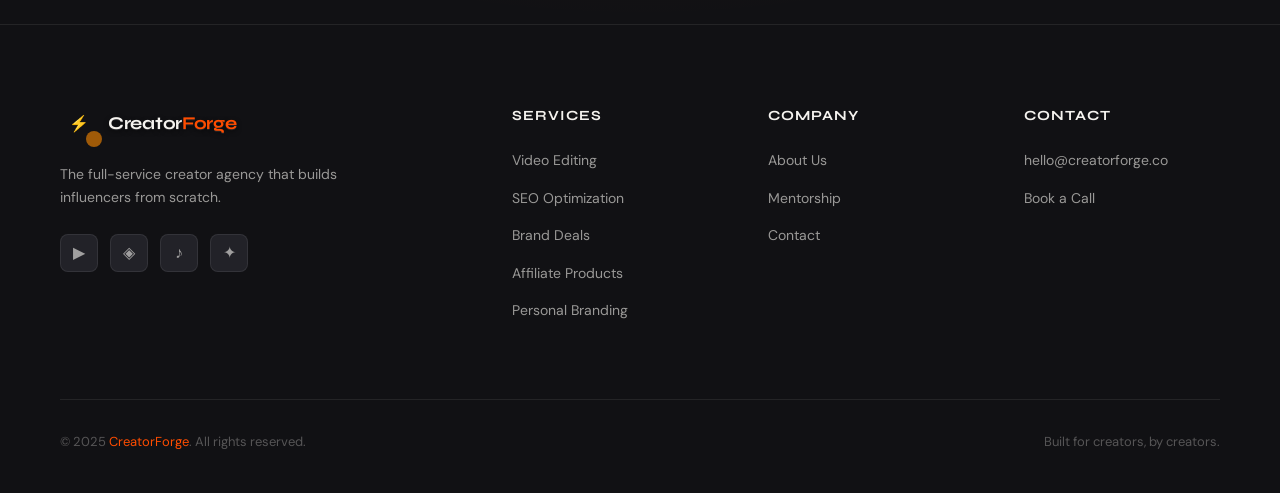
<file: pages/servo.html>
<!DOCTYPE html>
<html lang="en">
<head>
  <meta charset="UTF-8" />
  <meta name="viewport" content="width=device-width, initial-scale=1.0" />
  <title>Services — CreatorForge</title>
  <meta name="description" content="Full-service creator growth: video editing, SEO, brand deals, affiliate products, and personal branding." />
  <link rel="stylesheet" href="../css/style.css" />
  <link rel="icon" href="data:image/svg+xml,<svg xmlns='http://www.w3.org/2000/svg' viewBox='0 0 100 100'><rect width='100' height='100' rx='20' fill='%23ff4d00'/><text y='.9em' font-size='70' x='12'>⚡</text></svg>" />
</head>
<body>

<nav>
  <a href="../index.html" class="nav-logo">
    <div class="nav-logo-mark">⚡</div>
    <span class="nav-logo-text">Creator<span>Forge</span></span>
  </a>
  <ul class="nav-links">
    <li><a href="../index.html">Home</a></li>
    <li><a href="services.html" class="active">Services</a></li>
    <li><a href="mentorship.html">Mentorship</a></li>
    <li><a href="about.html">About</a></li>
    <li><a href="contact.html">Contact</a></li>
    <li><a href="contact.html" class="nav-cta">Get Started →</a></li>
  </ul>
  <button class="hamburger" aria-label="Toggle menu">
    <span></span><span></span><span></span>
  </button>
</nav>

<!-- PAGE HERO -->
<div class="page-hero">
  <div class="hero-bg">
    <div class="hero-bg-orb hero-bg-orb-1"></div>
    <div class="hero-bg-grid"></div>
  </div>
  <div class="section-label" style="justify-content:center;">What We Offer</div>
  <h1>Our <span style="color:var(--accent)">Services</span></h1>
  <p>Everything a growing creator needs — from content production to brand partnerships, handled by experts who live and breathe the creator economy.</p>
</div>

<!-- VIDEO EDITING -->
<section id="video" style="background:var(--dark);">
  <div class="feature-split reveal">
    <div class="feature-visual">
      <div class="feature-visual-inner" style="font-size:100px;">🎬</div>
    </div>
    <div>
      <div class="section-label">01 — Production</div>
      <h2 class="section-title">Video <span class="accent">Editing</span></h2>
      <p style="color:var(--white-dim);font-size:16px;line-height:1.7;margin-bottom:20px;">
        We produce scroll-stopping content for YouTube, TikTok, Instagram Reels, and YouTube Shorts. Our editors understand algorithm-winning structure — hooks, retention arcs, and viral patterns built into every cut.
      </p>
      <ul class="feature-list">
        <li><span class="check">✓</span>Reels, Shorts, and long-form YouTube</li>
        <li><span class="check">✓</span>Captions, B-roll, sound effects, music</li>
        <li><span class="check">✓</span>Hook-first editing for maximum watch time</li>
        <li><span class="check">✓</span>Color grading and cinematic finishing</li>
        <li><span class="check">✓</span>Thumbnail design with every edit</li>
        <li><span class="check">✓</span>Delivery in 24–48 hours</li>
      </ul>
    </div>
  </div>
</section>

<!-- SEO -->
<section id="seo">
  <div class="feature-split reverse reveal">
    <div class="feature-visual">
      <div class="feature-visual-inner" style="font-size:100px;">📈</div>
    </div>
    <div>
      <div class="section-label">02 — Discovery</div>
      <h2 class="section-title">SEO <span class="accent">Optimization</span></h2>
      <p style="color:var(--white-dim);font-size:16px;line-height:1.7;margin-bottom:20px;">
        Visibility is everything. We optimize your titles, descriptions, tags, and thumbnails with data-driven keyword research — so your content gets found by people who actually want to watch it.
      </p>
      <ul class="feature-list">
        <li><span class="check">✓</span>YouTube & TikTok keyword research</li>
        <li><span class="check">✓</span>Title, description & tag optimization</li>
        <li><span class="check">✓</span>Thumbnail CTR strategy</li>
        <li><span class="check">✓</span>Channel audit and recommendations</li>
        <li><span class="check">✓</span>Trending topic identification</li>
        <li><span class="check">✓</span>Monthly performance reporting</li>
      </ul>
    </div>
  </div>
</section>

<!-- BRAND DEALS -->
<section id="brands" style="background:var(--dark);">
  <div class="feature-split reveal">
    <div class="feature-visual">
      <div class="feature-visual-inner" style="font-size:100px;">🤝</div>
    </div>
    <div>
      <div class="section-label">03 — Revenue</div>
      <h2 class="section-title">Brand <span class="accent">Deals</span></h2>
      <p style="color:var(--white-dim);font-size:16px;line-height:1.7;margin-bottom:20px;">
        Our brand partnership team is actively outreaching to companies that match your niche. We handle the pitch, negotiation, contracts, and deliverables — you just create.
      </p>
      <ul class="feature-list">
        <li><span class="check">✓</span>Brand outreach and pitch preparation</li>
        <li><span class="check">✓</span>Deal negotiation and contract review</li>
        <li><span class="check">✓</span>Sponsored content integration</li>
        <li><span class="check">✓</span>Performance-based deal optimization</li>
        <li><span class="check">✓</span>Long-term partnership management</li>
        <li><span class="check">✓</span>Media kit creation</li>
      </ul>
    </div>
  </div>
</section>

<!-- AFFILIATE -->
<section id="affiliate">
  <div class="feature-split reverse reveal">
    <div class="feature-visual">
      <div class="feature-visual-inner" style="font-size:100px;">💰</div>
    </div>
    <div>
      <div class="section-label">04 — Passive Income</div>
      <h2 class="section-title">Affiliate <span class="accent">Products</span></h2>
      <p style="color:var(--white-dim);font-size:16px;line-height:1.7;margin-bottom:20px;">
        We research the highest-converting affiliate programs for your specific niche and audience — then help you naturally integrate them into your content for maximum passive income.
      </p>
      <ul class="feature-list">
        <li><span class="check">✓</span>Niche-specific affiliate research</li>
        <li><span class="check">✓</span>High-commission program sourcing</li>
        <li><span class="check">✓</span>Natural integration into content</li>
        <li><span class="check">✓</span>Amazon Influencer storefront setup</li>
        <li><span class="check">✓</span>Link tracking and performance reports</li>
        <li><span class="check">✓</span>Ongoing optimization and new products</li>
      </ul>
    </div>
  </div>
</section>

<!-- BRANDING -->
<section id="branding" style="background:var(--dark);">
  <div class="feature-split reveal">
    <div class="feature-visual">
      <div class="feature-visual-inner" style="font-size:100px;">🎨</div>
    </div>
    <div>
      <div class="section-label">05 — Identity</div>
      <h2 class="section-title">Personal <span class="accent">Branding</span></h2>
      <p style="color:var(--white-dim);font-size:16px;line-height:1.7;margin-bottom:20px;">
        Your brand is what people remember when you're not in the room. We build a complete visual and verbal identity that makes you instantly recognizable across every platform.
      </p>
      <ul class="feature-list">
        <li><span class="check">✓</span>Logo and icon design</li>
        <li><span class="check">✓</span>Brand color palette & typography</li>
        <li><span class="check">✓</span>Channel art, banners, and profile photos</li>
        <li><span class="check">✓</span>Bio and "about" copy writing</li>
        <li><span class="check">✓</span>Consistent visual language guide</li>
        <li><span class="check">✓</span>Linktree and bio link optimization</li>
      </ul>
    </div>
  </div>
</section>

<!-- PRICING -->
<section>
  <div class="section-header" style="text-align:center;">
    <div class="section-label" style="justify-content:center;">Transparent Pricing</div>
    <h2 class="section-title">Simple Plans,<br><span class="accent">Real Results</span></h2>
    <p class="section-desc" style="margin:0 auto;">Pick the plan that fits where you are in your creator journey. Upgrade anytime as you grow.</p>
  </div>
  <div class="pricing-grid">
    <div class="pricing-card reveal">
      <div class="pricing-tier">Starter</div>
      <div class="pricing-price">$297<span>/mo</span></div>
      <p class="pricing-desc">Perfect for creators just starting out who need professional content consistently.</p>
      <ul class="pricing-features">
        <li>20 video edits per month</li>
        <li>Up to 10 min per video</li>
        <li>Basic SEO optimization</li>
        <li>Branding kit (logo + colors)</li>
        <li>1 monthly strategy call</li>
        <li class="off">Brand deal outreach</li>
        <li class="off">Affiliate research</li>
        <li class="off">Revenue sharing</li>
      </ul>
      <a href="contact.html" class="btn-secondary" style="width:100%;text-align:center;justify-content:center;">Get Started →</a>
    </div>
    <div class="pricing-card popular reveal">
      <div class="popular-badge">Most Popular</div>
      <div class="pricing-tier">Growth</div>
      <div class="pricing-price">$597<span>/mo</span></div>
      <p class="pricing-desc">For creators ready to scale fast with high-volume professional content.</p>
      <ul class="pricing-features">
        <li>45 video edits per month</li>
        <li>Up to 10 min per video</li>
        <li>Full SEO suite + reporting</li>
        <li>Complete branding package</li>
        <li>Weekly strategy calls</li>
        <li>Brand deal outreach (2/mo)</li>
        <li>Affiliate program setup</li>
        <li class="off">Revenue sharing</li>
      </ul>
      <a href="contact.html" class="btn-primary" style="width:100%;text-align:center;justify-content:center;">Get Started →</a>
    </div>
    <div class="pricing-card reveal">
      <div class="pricing-tier">Elite</div>
      <div class="pricing-price">Rev<span> share</span></div>
      <p class="pricing-desc">We become true partners. No monthly fee — we split revenue and build your career together for life.</p>
      <ul class="pricing-features">
        <li>Unlimited video edits</li>
        <li>Full social platform launch</li>
        <li>Complete career management</li>
        <li>Brand deals & negotiation</li>
        <li>Full affiliate management</li>
        <li>Revenue split partnership</li>
        <li>Lifetime growth commitment</li>
        <li>Priority 24/7 support</li>
      </ul>
      <a href="contact.html" class="btn-secondary" style="width:100%;text-align:center;justify-content:center;">Apply to Partner →</a>
    </div>
  </div>
</section>

<!-- CTA -->
<section class="cta-section">
  <div class="cta-bg"></div>
  <div class="cta-content">
    <div class="section-label" style="justify-content:center;">Let's Talk</div>
    <h2 class="section-title">Not Sure Which Plan?<br><span class="accent">We'll Figure It Out</span></h2>
    <p class="section-desc">Book a free 30-minute strategy call. We'll assess where you are, where you want to be, and the fastest path to get there.</p>
    <a href="contact.html" class="btn-primary">Book Free Strategy Call →</a>
  </div>
</section>

<footer>
  <div class="footer-grid">
    <div class="footer-brand">
      <a href="../index.html" class="nav-logo">
        <div class="nav-logo-mark">⚡</div>
        <span class="nav-logo-text">Creator<span>Forge</span></span>
      </a>
      <p>The full-service creator agency that builds influencers from scratch.</p>
      <div class="footer-socials">
        <a href="#" class="social-link">▶</a>
        <a href="#" class="social-link">◈</a>
        <a href="#" class="social-link">♪</a>
        <a href="#" class="social-link">✦</a>
      </div>
    </div>
    <div class="footer-col">
      <h4>Services</h4>
      <ul>
        <li><a href="#video">Video Editing</a></li>
        <li><a href="#seo">SEO Optimization</a></li>
        <li><a href="#brands">Brand Deals</a></li>
        <li><a href="#affiliate">Affiliate Products</a></li>
        <li><a href="#branding">Personal Branding</a></li>
      </ul>
    </div>
    <div class="footer-col">
      <h4>Company</h4>
      <ul>
        <li><a href="about.html">About Us</a></li>
        <li><a href="mentorship.html">Mentorship</a></li>
        <li><a href="contact.html">Contact</a></li>
      </ul>
    </div>
    <div class="footer-col">
      <h4>Contact</h4>
      <ul>
        <li><a href="mailto:hello@creatorforge.co">hello@creatorforge.co</a></li>
        <li><a href="contact.html">Book a Call</a></li>
      </ul>
    </div>
  </div>
  <div class="footer-bottom">
    <p>© 2025 <span>CreatorForge</span>. All rights reserved.</p>
    <p>Built for creators, by creators.</p>
  </div>
</footer>

<script src="../js/main.js"></script>
</body>
</html>
</file>
<file: css/style.css>
@import url('https://fonts.googleapis.com/css2?family=Syne:wght@400;500;600;700;800&family=DM+Sans:ital,opsz,wght@0,9..40,300;0,9..40,400;0,9..40,500;1,9..40,300&display=swap');

:root {
  --black: #090909;
  --dark: #111114;
  --dark-2: #18181d;
  --dark-3: #222228;
  --border: rgba(255,255,255,0.08);
  --white: #f5f3ef;
  --white-dim: rgba(245,243,239,0.6);
  --white-dimmer: rgba(245,243,239,0.3);
  --accent: #ff4d00;
  --accent-2: #ff8c00;
  --accent-glow: rgba(255,77,0,0.25);
  --green: #00e5a0;
  --purple: #9b6dff;
  --font-display: 'Syne', sans-serif;
  --font-body: 'DM Sans', sans-serif;
  --radius: 16px;
  --radius-sm: 8px;
  --transition: 0.3s cubic-bezier(0.4, 0, 0.2, 1);
}

*, *::before, *::after { box-sizing: border-box; margin: 0; padding: 0; }

html { scroll-behavior: smooth; }

body {
  font-family: var(--font-body);
  background: var(--black);
  color: var(--white);
  overflow-x: hidden;
  line-height: 1.6;
}

/* ─── GLOBAL IMAGE SAFETY ─── */
img {
  max-width: 100%;
  height: auto;
  display: block;
}

/* ─── NOISE OVERLAY ─── */
body::before {
  content: '';
  position: fixed; inset: 0;
  background-image: url("data:image/svg+xml,%3Csvg viewBox='0 0 512 512' xmlns='http://www.w3.org/2000/svg'%3E%3Cfilter id='n'%3E%3CfeTurbulence type='fractalNoise' baseFrequency='0.75' numOctaves='4' stitchTiles='stitch'/%3E%3C/filter%3E%3Crect width='100%25' height='100%25' filter='url(%23n)' opacity='0.03'/%3E%3C/svg%3E");
  pointer-events: none; z-index: 9999; opacity: 0.4;
}

/* ─── SCROLLBAR ─── */
::-webkit-scrollbar { width: 4px; }
::-webkit-scrollbar-track { background: var(--dark); }
::-webkit-scrollbar-thumb { background: var(--accent); border-radius: 2px; }

/* ─── NAV ─── */
nav {
  position: fixed; top: 0; left: 0; right: 0; z-index: 1000;
  display: flex; align-items: center; justify-content: space-between;
  padding: 20px 60px;
  transition: var(--transition);
}

nav.scrolled {
  background: rgba(9,9,9,0.85);
  backdrop-filter: blur(20px);
  border-bottom: 1px solid var(--border);
  padding: 14px 60px;
}

.nav-logo {
  display: flex; align-items: center; gap: 10px;
  text-decoration: none;
}

.nav-logo-mark {
  width: 38px; height: 38px;
  background: transparent;
  border-radius: 10px;
  display: flex; align-items: center; justify-content: center;
  position: relative;
  overflow: visible;
}
.nav-logo-mark img {
  width: 38px; height: 38px; border-radius: 10px; display: block;
  filter: drop-shadow(0 0 6px #ff6a00) drop-shadow(0 0 12px #ff3d00);
  transform-origin: center;
  animation: logoFlicker 1.6s ease-in-out infinite, logoSpin 8s linear infinite;
}
@keyframes logoFlicker {
  0%   { opacity: 1;    filter: drop-shadow(0 0 6px #ff6a00) drop-shadow(0 0 12px #ff3d00); }
  20%  { opacity: 0.55; filter: drop-shadow(0 0 2px #ff6a00) drop-shadow(0 0 4px #ff3d00); }
  35%  { opacity: 1;    filter: drop-shadow(0 0 8px #ff6a00) drop-shadow(0 0 18px #ff3d00); }
  55%  { opacity: 0.7;  filter: drop-shadow(0 0 3px #ff6a00) drop-shadow(0 0 6px #ff3d00); }
  75%  { opacity: 1;    filter: drop-shadow(0 0 10px #ff6a00) drop-shadow(0 0 22px #ff3d00); }
  100% { opacity: 1;    filter: drop-shadow(0 0 6px #ff6a00) drop-shadow(0 0 12px #ff3d00); }
}
@keyframes logoSpin {
  from { transform: rotate(0deg); }
  to   { transform: rotate(360deg); }
}
.nav-logo-text { transition: text-shadow 0.3s; }
.nav-logo:hover .nav-logo-text { text-shadow: 0 0 14px rgba(255,77,0,0.35); }

.nav-logo-mark::after {
  content: '';
  position: absolute; bottom: -4px; right: -4px;
  width: 16px; height: 16px;
  background: var(--accent-2);
  border-radius: 50%;
  opacity: 0.6;
}

.nav-logo-text {
  font-family: var(--font-display);
  font-weight: 700; font-size: 18px;
  color: var(--white);
  letter-spacing: -0.3px;
}

.nav-logo-text span { color: var(--accent); }

.nav-links {
  display: flex; align-items: center; gap: 36px;
  list-style: none;
}

.nav-links a {
  color: var(--white-dim);
  text-decoration: none;
  font-size: 14px;
  font-weight: 500;
  letter-spacing: 0.3px;
  transition: var(--transition);
  position: relative;
}

.nav-links a::after {
  content: '';
  position: absolute; bottom: -4px; left: 0; right: 0;
  height: 1px; background: var(--accent);
  transform: scaleX(0); transform-origin: left;
  transition: var(--transition);
}

.nav-links a:hover { color: var(--white); }
.nav-links a:hover::after, .nav-links a.active::after { transform: scaleX(1); }
.nav-links a.active { color: var(--white); }

.nav-cta {
  background: var(--accent);
  color: #fff !important;
  padding: 10px 24px;
  border-radius: 100px;
  font-weight: 600 !important;
  font-size: 13px !important;
  letter-spacing: 0.5px;
  text-decoration: none;
  transition: var(--transition) !important;
  box-shadow: 0 0 20px var(--accent-glow);
}

.nav-cta:hover {
  background: #ff3300 !important;
  transform: translateY(-1px);
  box-shadow: 0 0 30px var(--accent-glow) !important;
}

.nav-cta::after { display: none !important; }

.hamburger {
  display: none;
  flex-direction: column; gap: 5px;
  cursor: pointer; padding: 4px;
  background: none; border: none;
}

.hamburger span {
  display: block; width: 24px; height: 2px;
  background: var(--white);
  border-radius: 2px;
  transition: var(--transition);
}

/* ─── HERO ─── */
.hero {
  min-height: 100vh;
  display: flex; align-items: center;
  padding: 120px 60px 80px;
  position: relative;
  overflow: hidden;
}

.hero-bg {
  position: absolute; inset: 0; z-index: 0;
}

.hero-bg-orb {
  position: absolute;
  border-radius: 50%;
  filter: blur(80px);
  opacity: 0.15;
}

.hero-bg-orb-1 {
  width: 600px; height: 600px;
  background: var(--accent);
  top: -200px; right: -100px;
  animation: orbFloat 8s ease-in-out infinite;
}

.hero-bg-orb-2 {
  width: 400px; height: 400px;
  background: var(--purple);
  bottom: -100px; left: 10%;
  animation: orbFloat 10s ease-in-out infinite reverse;
}

.hero-bg-grid {
  position: absolute; inset: 0;
  background-image:
    linear-gradient(rgba(255,255,255,0.025) 1px, transparent 1px),
    linear-gradient(90deg, rgba(255,255,255,0.025) 1px, transparent 1px);
  background-size: 60px 60px;
}

@keyframes orbFloat {
  0%, 100% { transform: translateY(0) scale(1); }
  50% { transform: translateY(-30px) scale(1.05); }
}

.hero-content {
  position: relative; z-index: 1;
  max-width: 780px;
}

.hero-badge {
  display: inline-flex; align-items: center; gap: 8px;
  background: rgba(255,77,0,0.1);
  border: 1px solid rgba(255,77,0,0.3);
  border-radius: 100px;
  padding: 6px 16px;
  font-size: 12px; font-weight: 600;
  color: var(--accent);
  letter-spacing: 1px; text-transform: uppercase;
  margin-bottom: 28px;
  animation: fadeInUp 0.6s ease both;
}

.hero-badge .dot {
  width: 6px; height: 6px;
  background: var(--accent);
  border-radius: 50%;
  animation: pulse 2s infinite;
}

@keyframes pulse {
  0%, 100% { opacity: 1; transform: scale(1); }
  50% { opacity: 0.5; transform: scale(1.5); }
}

.hero h1 {
  font-family: var(--font-display);
  font-size: clamp(52px, 7vw, 96px);
  font-weight: 800;
  line-height: 1.0;
  letter-spacing: -3px;
  margin-bottom: 28px;
  animation: fadeInUp 0.6s ease 0.1s both;
}

.hero h1 .line-accent { color: var(--accent); }
.hero h1 .line-outline {
  -webkit-text-stroke: 1px rgba(255,255,255,0.3);
  color: transparent;
}

.hero-desc {
  font-size: 18px;
  color: var(--white-dim);
  max-width: 520px;
  line-height: 1.7;
  margin-bottom: 44px;
  animation: fadeInUp 0.6s ease 0.2s both;
}

.hero-actions {
  display: flex; gap: 16px; flex-wrap: wrap;
  animation: fadeInUp 0.6s ease 0.3s both;
}

.btn-primary {
  display: inline-flex; align-items: center; gap: 8px;
  background: var(--accent);
  color: #fff;
  padding: 16px 32px;
  border-radius: 100px;
  font-family: var(--font-display);
  font-weight: 700; font-size: 15px;
  text-decoration: none;
  transition: var(--transition);
  box-shadow: 0 0 30px var(--accent-glow);
  border: none; cursor: pointer;
}

.btn-primary:hover {
  background: #ff3300;
  transform: translateY(-2px);
  box-shadow: 0 8px 40px var(--accent-glow);
}

.btn-secondary {
  display: inline-flex; align-items: center; gap: 8px;
  background: transparent;
  color: var(--white);
  padding: 16px 32px;
  border-radius: 100px;
  font-family: var(--font-display);
  font-weight: 600; font-size: 15px;
  text-decoration: none;
  transition: var(--transition);
  border: 1px solid var(--border);
}

.btn-secondary:hover {
  background: var(--dark-2);
  border-color: rgba(255,255,255,0.2);
  transform: translateY(-2px);
}

.hero-stats {
  position: relative; z-index: 1;
  margin-left: auto;
  display: flex; flex-direction: column; gap: 20px;
  animation: fadeInRight 0.8s ease 0.4s both;
}

.hero-stat-card {
  background: var(--dark-2);
  border: 1px solid var(--border);
  border-radius: var(--radius);
  padding: 24px 28px;
  min-width: 200px;
  position: relative;
  overflow: hidden;
}

.hero-stat-card::before {
  content: '';
  position: absolute; top: 0; left: 0; right: 0;
  height: 2px;
  background: linear-gradient(90deg, var(--accent), transparent);
}

.hero-stat-num {
  font-family: var(--font-display);
  font-size: 42px; font-weight: 800;
  line-height: 1;
  margin-bottom: 4px;
}

.hero-stat-num .accent { color: var(--accent); }
.hero-stat-label { font-size: 13px; color: var(--white-dim); font-weight: 400; }

.hero-layout { display: flex; align-items: center; gap: 60px; width: 100%; }
.hero-right { display: flex; flex-direction: column; gap: 22px; flex: 1; min-width: 0; }
.hero-visual { width: 100%; max-width: 460px; height: auto; border-radius: var(--radius); display: block; filter: drop-shadow(0 24px 60px rgba(0,0,0,0.45)); }

/* mobile: stack visual above content */
@media (max-width: 980px) {
  .hero-right { order: -1; }
  .hero-visual { max-width: 420px; margin: 0 auto; }
}

/* ─── MARQUEE ─── */
.marquee-section {
  padding: 28px 0;
  border-top: 1px solid var(--border);
  border-bottom: 1px solid var(--border);
  overflow: hidden;
  background: var(--dark);
}

.marquee-track {
  display: flex; gap: 60px;
  animation: marquee 20s linear infinite;
  white-space: nowrap;
}

.marquee-item {
  display: flex; align-items: center; gap: 12px;
  font-family: var(--font-display);
  font-size: 14px; font-weight: 600;
  color: var(--white-dimmer);
  letter-spacing: 1px; text-transform: uppercase;
  flex-shrink: 0;
}

.marquee-item .dot {
  width: 4px; height: 4px;
  background: var(--accent);
  border-radius: 50%;
}

@keyframes marquee {
  0% { transform: translateX(0); }
  100% { transform: translateX(-50%); }
}

/* ─── SECTIONS ─── */
section { padding: 100px 60px; }

.section-label {
  display: inline-flex; align-items: center; gap: 8px;
  font-size: 12px; font-weight: 700;
  color: var(--accent);
  letter-spacing: 2px; text-transform: uppercase;
  margin-bottom: 16px;
}

.section-label::before {
  content: '';
  width: 20px; height: 2px;
  background: var(--accent);
}

.section-title {
  font-family: var(--font-display);
  font-size: clamp(36px, 4vw, 58px);
  font-weight: 800;
  letter-spacing: -2px;
  line-height: 1.05;
  margin-bottom: 20px;
}

.section-title .accent { color: var(--accent); }

.section-desc {
  color: var(--white-dim);
  font-size: 17px;
  max-width: 540px;
  line-height: 1.7;
}

.section-header { margin-bottom: 64px; }
.section-header-flex { display: flex; justify-content: space-between; align-items: flex-end; flex-wrap: wrap; gap: 24px; margin-bottom: 64px; }

/* ─── SERVICES GRID ─── */
.services-section { background: var(--dark); }

.services-grid {
  display: grid;
  grid-template-columns: repeat(3, 1fr);
  gap: 1px;
  background: var(--border);
  border: 1px solid var(--border);
  border-radius: var(--radius);
  overflow: hidden;
}

.service-card {
  background: var(--dark);
  padding: 44px 40px;
  position: relative;
  transition: var(--transition);
  cursor: default;
}

.service-card:hover { background: var(--dark-2); }

.service-card::after {
  content: '';
  position: absolute; bottom: 0; left: 40px; right: 40px;
  height: 1px; background: var(--accent);
  transform: scaleX(0);
  transition: var(--transition);
}

.service-card:hover::after { transform: scaleX(1); }

.service-icon {
  width: 64px; height: 64px;
  border-radius: 16px;
  overflow: hidden;
  border: 1px solid rgba(255,77,0,0.25);
  margin-bottom: 24px;
  transition: var(--transition);
  background: rgba(255,77,0,0.1);
}
.service-icon img { width: 100%; height: 100%; object-fit: cover; display: block; }

.service-card:hover .service-icon {
  background: rgba(255,77,0,0.2);
  box-shadow: 0 0 20px rgba(255,77,0,0.2);
}

.service-card h3 {
  font-family: var(--font-display);
  font-size: 20px; font-weight: 700;
  margin-bottom: 12px;
  letter-spacing: -0.5px;
}

.service-card p {
  color: var(--white-dim);
  font-size: 14px;
  line-height: 1.7;
  margin-bottom: 20px;
}

.service-tag {
  display: inline-block;
  font-size: 11px; font-weight: 600;
  color: var(--accent);
  background: rgba(255,77,0,0.1);
  padding: 4px 12px;
  border-radius: 100px;
  letter-spacing: 0.5px;
}

/* ─── PROCESS ─── */
.process-steps {
  display: grid;
  grid-template-columns: repeat(4, 1fr);
  gap: 0;
  position: relative;
}

.process-steps::before {
  content: '';
  position: absolute;
  top: 36px; left: 10%; right: 10%;
  height: 1px;
  background: linear-gradient(90deg, transparent, var(--border), var(--accent), var(--border), transparent);
  z-index: 0;
}

.process-step {
  text-align: center;
  padding: 0 24px;
  position: relative; z-index: 1;
}

.step-num {
  width: 72px; height: 72px;
  border-radius: 50%;
  background: var(--dark-2);
  border: 1px solid var(--border);
  display: flex; align-items: center; justify-content: center;
  font-family: var(--font-display);
  font-size: 24px; font-weight: 800;
  color: var(--white);
  margin: 0 auto 24px;
  position: relative;
  transition: var(--transition);
}

.process-step:hover .step-num {
  background: var(--accent);
  border-color: var(--accent);
  box-shadow: 0 0 30px var(--accent-glow);
}

.step-num .num-accent { color: var(--accent); }
.process-step:hover .step-num .num-accent { color: #fff; }

.process-step h3 {
  font-family: var(--font-display);
  font-size: 18px; font-weight: 700;
  margin-bottom: 10px;
  letter-spacing: -0.3px;
}

.process-step p { color: var(--white-dim); font-size: 14px; line-height: 1.6; }

/* ─── FEATURE SPLIT ─── */
.feature-split {
  display: grid;
  grid-template-columns: 1fr 1fr;
  gap: 80px;
  align-items: center;
}

.feature-split.reverse { direction: rtl; }
.feature-split.reverse > * { direction: ltr; }

.feature-visual {
  position: relative;
  border-radius: 24px;
  overflow: hidden;
  background: var(--dark-2);
  border: 1px solid var(--border);
  aspect-ratio: 4/3;
  display: flex; align-items: center; justify-content: center;
}

.feature-visual-inner {
  width: 100%; height: 100%;
  display: flex; align-items: center; justify-content: center;
  font-size: 80px;
  position: relative;
  overflow: hidden;
}

.feature-visual-inner::before {
  content: '';
  position: absolute; inset: 0;
  background: radial-gradient(circle at center, rgba(255,77,0,0.15), transparent 70%);
}

.feature-list { list-style: none; margin: 24px 0; }

.feature-list li {
  display: flex; align-items: flex-start; gap: 14px;
  padding: 16px 0;
  border-bottom: 1px solid var(--border);
  font-size: 15px;
  line-height: 1.5;
}

.feature-list li:last-child { border-bottom: none; }

.feature-list .check {
  width: 22px; height: 22px;
  background: rgba(0,229,160,0.1);
  border: 1px solid rgba(0,229,160,0.3);
  border-radius: 50%;
  display: flex; align-items: center; justify-content: center;
  font-size: 11px;
  color: var(--green);
  flex-shrink: 0;
  margin-top: 1px;
}

/* ─── TESTIMONIALS ─── */
.testimonials-section { background: var(--dark); }

.testimonials-grid {
  display: grid;
  grid-template-columns: repeat(3, 1fr);
  gap: 20px;
}

.testimonial-card {
  background: var(--dark-2);
  border: 1px solid var(--border);
  border-radius: var(--radius);
  padding: 32px;
  position: relative;
  transition: var(--transition);
}

.testimonial-card:hover {
  border-color: rgba(255,77,0,0.3);
  transform: translateY(-4px);
}

.testimonial-card.featured {
  background: var(--accent);
  border-color: var(--accent);
  grid-row: span 1;
}

.stars { font-size: 14px; margin-bottom: 16px; color: #fbbf24; }

.testimonial-card p {
  font-size: 15px;
  line-height: 1.7;
  margin-bottom: 24px;
  color: var(--white-dim);
}

.testimonial-card.featured p { color: rgba(255,255,255,0.85); }

.testimonial-author {
  display: flex; align-items: center; gap: 12px;
}

.testimonial-avatar {
  width: 42px; height: 42px;
  border-radius: 50%;
  background: var(--dark-3);
  display: flex; align-items: center; justify-content: center;
  font-family: var(--font-display);
  font-weight: 700; font-size: 16px;
  color: var(--accent);
  flex-shrink: 0;
}

.testimonial-card.featured .testimonial-avatar {
  background: rgba(255,255,255,0.2);
  color: #fff;
}

.author-name {
  font-family: var(--font-display);
  font-weight: 700; font-size: 14px;
}

.author-role { font-size: 12px; color: var(--white-dimmer); }
.testimonial-card.featured .author-role { color: rgba(255,255,255,0.6); }

/* ─── PRICING ─── */
.pricing-grid {
  display: grid;
  grid-template-columns: repeat(3, 1fr);
  gap: 20px;
  align-items: start;
}

.pricing-card {
  background: var(--dark-2);
  border: 1px solid var(--border);
  border-radius: 24px;
  padding: 40px 36px;
  position: relative;
  transition: var(--transition);
}

.pricing-card:hover {
  border-color: rgba(255,255,255,0.15);
  transform: translateY(-4px);
}

.pricing-card.popular {
  background: var(--dark-2);
  border-color: var(--accent);
  transform: scale(1.03);
}

.pricing-card.popular:hover { transform: scale(1.03) translateY(-4px); }

.popular-badge {
  position: absolute; top: -14px; left: 50%;
  transform: translateX(-50%);
  background: var(--accent);
  color: #fff;
  font-size: 11px; font-weight: 700;
  letter-spacing: 1px; text-transform: uppercase;
  padding: 4px 16px;
  border-radius: 100px;
  white-space: nowrap;
}

.pricing-tier {
  font-size: 12px; font-weight: 700;
  color: var(--accent);
  letter-spacing: 2px; text-transform: uppercase;
  margin-bottom: 8px;
}

.pricing-price {
  font-family: var(--font-display);
  font-size: 52px; font-weight: 800;
  letter-spacing: -2px;
  line-height: 1;
  margin-bottom: 6px;
}

.pricing-price span { font-size: 24px; font-weight: 400; color: var(--white-dimmer); }
.pricing-desc { color: var(--white-dim); font-size: 14px; margin-bottom: 28px; padding-bottom: 28px; border-bottom: 1px solid var(--border); }

.pricing-features { list-style: none; margin-bottom: 32px; }

.pricing-features li {
  display: flex; align-items: center; gap: 10px;
  font-size: 14px; padding: 8px 0;
  color: var(--white-dim);
}

.pricing-features li::before {
  content: '✓';
  width: 18px; height: 18px;
  background: rgba(0,229,160,0.1);
  color: var(--green);
  border-radius: 50%;
  display: flex; align-items: center; justify-content: center;
  font-size: 10px; flex-shrink: 0;
  font-weight: 700;
}

.pricing-features li.off { opacity: 0.35; }
.pricing-features li.off::before { content: '×'; background: none; color: var(--white-dimmer); }

/* ─── CTA ─── */
.cta-section {
  text-align: center;
  position: relative;
  overflow: hidden;
  background: var(--dark);
}

.cta-section .section-title { max-width: 600px; margin: 0 auto 20px; }
.cta-section .section-desc { max-width: 460px; margin: 0 auto 40px; }

.cta-bg {
  position: absolute; inset: 0;
  background: radial-gradient(ellipse at center, rgba(255,77,0,0.08) 0%, transparent 70%);
}

.cta-content { position: relative; z-index: 1; }

/* ─── FOOTER ─── */
footer {
  background: var(--dark);
  border-top: 1px solid var(--border);
  padding: 80px 60px 40px;
}

.footer-grid {
  display: grid;
  grid-template-columns: 2fr 1fr 1fr 1fr;
  gap: 60px;
  margin-bottom: 64px;
}

.footer-brand p {
  color: var(--white-dim);
  font-size: 14px;
  line-height: 1.7;
  margin: 20px 0 24px;
  max-width: 280px;
}

.footer-socials { display: flex; gap: 12px; }

.social-link {
  width: 38px; height: 38px;
  background: var(--dark-3);
  border: 1px solid var(--border);
  border-radius: var(--radius-sm);
  display: flex; align-items: center; justify-content: center;
  color: var(--white-dim);
  text-decoration: none;
  font-size: 16px;
  transition: var(--transition);
}

.social-link:hover {
  background: var(--accent);
  border-color: var(--accent);
  color: #fff;
  transform: translateY(-2px);
}

.footer-col h4 {
  font-family: var(--font-display);
  font-size: 14px; font-weight: 700;
  letter-spacing: 1px; text-transform: uppercase;
  margin-bottom: 20px;
}

.footer-col ul { list-style: none; }

.footer-col ul li { margin-bottom: 12px; }

.footer-col ul li a {
  color: var(--white-dim);
  text-decoration: none;
  font-size: 14px;
  transition: var(--transition);
}

.footer-col ul li a:hover { color: var(--accent); }

.footer-bottom {
  padding-top: 32px;
  border-top: 1px solid var(--border);
  display: flex; justify-content: space-between; align-items: center;
  flex-wrap: wrap; gap: 16px;
}

.footer-bottom p { font-size: 13px; color: var(--white-dimmer); }
.footer-bottom span { color: var(--accent); }

/* ─── PAGE HERO (inner pages) ─── */
.page-hero {
  padding: 160px 60px 80px;
  position: relative;
  overflow: hidden;
  text-align: center;
}

.page-hero .hero-bg-orb-1 { opacity: 0.08; }

.page-hero h1 {
  font-family: var(--font-display);
  font-size: clamp(44px, 6vw, 80px);
  font-weight: 800;
  letter-spacing: -3px;
  margin-bottom: 20px;
  position: relative; z-index: 1;
}

.page-hero p {
  font-size: 18px;
  color: var(--white-dim);
  max-width: 560px;
  margin: 0 auto;
  line-height: 1.7;
  position: relative; z-index: 1;
}

/* ─── CONTACT ─── */
.contact-grid {
  display: grid;
  grid-template-columns: 1fr 1.5fr;
  gap: 80px;
  align-items: start;
}

.contact-info { display: flex; flex-direction: column; gap: 32px; }

.contact-item {
  display: flex; align-items: flex-start; gap: 16px;
  padding: 24px;
  background: var(--dark-2);
  border: 1px solid var(--border);
  border-radius: var(--radius);
  transition: var(--transition);
}

.contact-item:hover { border-color: rgba(255,77,0,0.3); }

.contact-icon {
  width: 44px; height: 44px;
  background: rgba(255,77,0,0.1);
  border: 1px solid rgba(255,77,0,0.2);
  border-radius: 12px;
  display: flex; align-items: center; justify-content: center;
  font-size: 18px; flex-shrink: 0;
}

.contact-item h4 {
  font-family: var(--font-display);
  font-size: 14px; font-weight: 700;
  margin-bottom: 4px;
}

.contact-item p { color: var(--white-dim); font-size: 14px; }

.contact-form {
  background: var(--dark-2);
  border: 1px solid var(--border);
  border-radius: 24px;
  padding: 48px;
}

.form-row { display: grid; grid-template-columns: 1fr 1fr; gap: 20px; margin-bottom: 20px; }

.form-group { margin-bottom: 20px; }

.form-group label {
  display: block;
  font-size: 13px; font-weight: 600;
  color: var(--white-dim);
  margin-bottom: 8px;
  letter-spacing: 0.3px;
}

.form-group input,
.form-group select,
.form-group textarea {
  width: 100%;
  background: var(--dark-3);
  border: 1px solid var(--border);
  border-radius: var(--radius-sm);
  padding: 14px 18px;
  color: var(--white);
  font-family: var(--font-body);
  font-size: 15px;
  transition: var(--transition);
  outline: none;
  appearance: none;
}

.form-group input:focus,
.form-group select:focus,
.form-group textarea:focus {
  border-color: var(--accent);
  box-shadow: 0 0 0 3px rgba(255,77,0,0.1);
}

.form-group textarea { resize: vertical; min-height: 120px; }

.form-group select option { background: var(--dark-3); }

/* ─── ABOUT ─── */
.team-grid {
  display: grid;
  grid-template-columns: repeat(3, 1fr);
  gap: 24px;
}

.team-card {
  background: var(--dark-2);
  border: 1px solid var(--border);
  border-radius: 20px;
  padding: 32px;
  text-align: center;
  transition: var(--transition);
}

.team-card:hover {
  border-color: rgba(255,77,0,0.3);
  transform: translateY(-4px);
}

.team-avatar {
  width: 80px; height: 80px;
  border-radius: 50%;
  background: linear-gradient(135deg, var(--accent), var(--accent-2));
  display: flex; align-items: center; justify-content: center;
  font-family: var(--font-display);
  font-size: 30px; font-weight: 800;
  color: #fff;
  margin: 0 auto 16px;
}

.team-card h3 {
  font-family: var(--font-display);
  font-size: 18px; font-weight: 700;
  margin-bottom: 4px;
}

.team-card .role { color: var(--accent); font-size: 13px; font-weight: 600; margin-bottom: 12px; }
.team-card p { color: var(--white-dim); font-size: 14px; line-height: 1.6; }

.values-grid {
  display: grid;
  grid-template-columns: repeat(2, 1fr);
  gap: 20px;
}

.value-card {
  display: flex; gap: 20px;
  padding: 28px;
  background: var(--dark-2);
  border: 1px solid var(--border);
  border-radius: var(--radius);
}

.value-icon {
  font-size: 28px; flex-shrink: 0;
  width: 52px; height: 52px;
  background: rgba(255,77,0,0.1);
  border-radius: 14px;
  display: flex; align-items: center; justify-content: center;
}

.value-card h4 {
  font-family: var(--font-display);
  font-size: 16px; font-weight: 700;
  margin-bottom: 6px;
}

.value-card p { color: var(--white-dim); font-size: 14px; line-height: 1.6; }

/* ─── MENTORSHIP ─── */
.mentorship-path {
  position: relative;
}

.path-steps {
  display: flex; flex-direction: column; gap: 0;
  position: relative;
}

.path-steps::before {
  content: '';
  position: absolute;
  left: 35px; top: 0; bottom: 0;
  width: 2px;
  background: linear-gradient(180deg, var(--accent), var(--purple), transparent);
}

.path-step {
  display: flex; gap: 32px;
  padding: 32px 0;
  position: relative;
}

.path-step-dot {
  width: 72px; height: 72px;
  border-radius: 50%;
  background: var(--dark-2);
  border: 2px solid var(--accent);
  display: flex; align-items: center; justify-content: center;
  font-family: var(--font-display);
  font-size: 24px; font-weight: 800;
  color: var(--accent);
  flex-shrink: 0;
  z-index: 1;
  transition: var(--transition);
}

.path-step:hover .path-step-dot {
  background: var(--accent);
  color: #fff;
  box-shadow: 0 0 30px var(--accent-glow);
}

.path-step-content {
  background: var(--dark-2);
  border: 1px solid var(--border);
  border-radius: var(--radius);
  padding: 28px 32px;
  flex: 1;
  transition: var(--transition);
}

.path-step:hover .path-step-content { border-color: rgba(255,77,0,0.3); }

.path-step-content h3 {
  font-family: var(--font-display);
  font-size: 20px; font-weight: 700;
  margin-bottom: 8px;
}

.path-step-content p { color: var(--white-dim); font-size: 14px; line-height: 1.7; }

.path-tags { display: flex; flex-wrap: wrap; gap: 8px; margin-top: 16px; }

.path-tag {
  font-size: 11px; font-weight: 600;
  background: rgba(255,77,0,0.1);
  color: var(--accent);
  border: 1px solid rgba(255,77,0,0.2);
  padding: 4px 12px;
  border-radius: 100px;
  letter-spacing: 0.5px;
}

/* ─── ANIMATIONS ─── */
@keyframes fadeInUp {
  from { opacity: 0; transform: translateY(30px); }
  to { opacity: 1; transform: translateY(0); }
}

@keyframes fadeInRight {
  from { opacity: 0; transform: translateX(30px); }
  to { opacity: 1; transform: translateX(0); }
}

.reveal {
  opacity: 0;
  transform: translateY(30px);
  transition: opacity 0.7s ease, transform 0.7s ease;
}

.reveal.visible {
  opacity: 1;
  transform: translateY(0);
}

/* ─── RESPONSIVE ─── */
@media (max-width: 1024px) {
  nav, section, footer { padding-left: 32px; padding-right: 32px; }
  nav.scrolled { padding-left: 32px; padding-right: 32px; }
  .hero { padding: 120px 32px 80px; }
  .hero-layout { flex-direction: column; gap: 48px; }
  .hero-stats { flex-direction: row; flex-wrap: wrap; margin-left: 0; }
  .services-grid { grid-template-columns: repeat(2, 1fr); }
  .process-steps { grid-template-columns: repeat(2, 1fr); gap: 40px; }
  .process-steps::before { display: none; }
  .testimonials-grid { grid-template-columns: repeat(2, 1fr); }
  .pricing-grid { grid-template-columns: 1fr; max-width: 480px; margin: 0 auto; }
  .pricing-card.popular { transform: none; }
  .footer-grid { grid-template-columns: 1fr 1fr; gap: 40px; }
  .contact-grid { grid-template-columns: 1fr; gap: 40px; }
  .team-grid { grid-template-columns: repeat(2, 1fr); }
  .feature-split { grid-template-columns: 1fr; gap: 40px; }
  .feature-split.reverse { direction: ltr; }
  .page-hero { padding: 140px 32px 60px; }
}

@media (max-width: 768px) {
  nav { padding: 16px 24px; }
  nav.scrolled { padding: 12px 24px; }
  .nav-links { display: none; position: fixed; top: 0; left: 0; right: 0; bottom: 0; background: var(--dark); flex-direction: column; align-items: center; justify-content: center; gap: 32px; z-index: 999; }
  .nav-links.open { display: flex; }
  .nav-links a { font-size: 22px; }
  .nav-cta { display: none; }
  .hamburger { display: flex; z-index: 1001; }
  section { padding: 70px 24px; }
  .hero { padding: 110px 24px 70px; }
  .services-grid { grid-template-columns: 1fr; }
  .process-steps { grid-template-columns: 1fr; gap: 32px; }
  .testimonials-grid { grid-template-columns: 1fr; }
  .footer-grid { grid-template-columns: 1fr; gap: 32px; }
  .footer { padding: 60px 24px 32px; }
  .form-row { grid-template-columns: 1fr; }
  .team-grid { grid-template-columns: 1fr; }
  .values-grid { grid-template-columns: 1fr; }
  .contact-form { padding: 28px; }
  .page-hero { padding: 120px 24px 50px; }
  
  /* ─── FIX: MENTORSHIP PAGE STACKING ─── */
  .page-hero {
    overflow: hidden; /* Prevents background orbs from causing scroll */
  }

  .path-steps::before {
    left: 27px;
  }

  /* THIS IS THE MAIN FIX: Stack dot on top of text */
  .path-step {
    flex-direction: column !important;
    align-items: flex-start !important;
    gap: 12px !important;
  }

  /* Make sure the text block takes full width */
  .path-step-content {
    width: 100% !important;
    padding: 20px !important;
  }

  .path-step-dot {
    width: 54px;
    height: 54px;
    font-size: 18px;
    flex-shrink: 0;
  }

  .path-tags {
    gap: 6px;
  }

  .path-tag {
    font-size: 10px;
    padding: 3px 10px;
  }
}
/* ─── WHATSAPP FLOAT ─── */
.whatsapp-float {
  position: fixed;
  bottom: 32px;
  right: 32px;
  z-index: 998;
  width: 60px;
  height: 60px;
  background: #25D366;
  border-radius: 50%;
  display: flex;
  align-items: center;
  justify-content: center;
  box-shadow: 0 4px 20px rgba(37, 211, 102, 0.4);
  animation: waPulse 2.5s ease-in-out infinite;
  transition: transform 0.3s ease, box-shadow 0.3s ease;
  text-decoration: none;
  color: #fff;
}

.whatsapp-float svg {
  width: 28px;
  height: 28px;
}

.whatsapp-float:hover {
  transform: scale(1.12);
  box-shadow: 0 6px 30px rgba(37, 211, 102, 0.6);
  animation: none;
}

.whatsapp-tooltip {
  position: absolute;
  right: 70px;
  background: var(--dark-2);
  color: var(--white);
  font-family: var(--font-body);
  font-size: 13px;
  font-weight: 500;
  padding: 6px 14px;
  border-radius: 8px;
  white-space: nowrap;
  border: 1px solid var(--border);
  opacity: 0;
  transform: translateX(8px);
  transition: opacity 0.3s ease, transform 0.3s ease;
  pointer-events: none;
}

.whatsapp-tooltip::after {
  content: '';
  position: absolute;
  right: -6px;
  top: 50%;
  transform: translateY(-50%);
  border: 6px solid transparent;
  border-right: none;
  border-left-color: var(--border);
}

.whatsapp-float:hover .whatsapp-tooltip {
  opacity: 1;
  transform: translateX(0);
}

@keyframes waPulse {
  0%, 100% {
    box-shadow: 0 4px 20px rgba(37, 211, 102, 0.4);
    transform: scale(1);
  }
  50% {
    box-shadow: 0 4px 40px rgba(37, 211, 102, 0.7);
    transform: scale(1.06);
  }
}

@media (max-width: 768px) {
  .whatsapp-float {
    bottom: 24px;
    right: 24px;
    width: 54px;
    height: 54px;
  }
}
/* ─── STATS GRID ─── */
.stats-grid {
  display: grid;
  grid-template-columns: repeat(4, 1fr);
  gap: 20px;
  text-align: center;
}

@media (max-width: 1024px) {
  .stats-grid {
    grid-template-columns: repeat(2, 1fr);
  }
}

@media (max-width: 768px) {
  .stats-grid {
    grid-template-columns: repeat(2, 1fr);
  }
}
/* ─── ABOUT PAGE MOBILE FIXES ─── */
@media (max-width: 768px) {
  /* Fix stats cards padding on mobile */
  .stats-grid .service-card {
    padding: 24px 16px !important;
  }

  /* Make sure stats numbers wrap if they're too long */
  .stats-grid [data-count] {
    font-size: 32px !important;
    word-break: break-word;
  }

  /* Fix any footer email overflow */
  .footer-col ul li a {
    word-break: break-all;
  }
}
/* ─── MENTORSHIP PAGE MOBILE FIX ─── */
@media (max-width: 480px) {
  .page-hero h1 {
    font-size: clamp(30px, 10vw, 38px) !important;
    letter-spacing: -1px !important;
  }
  
  .page-hero .section-label {
    font-size: 11px !important;
    letter-spacing: 1px !important;
  }
}
/* ─── FORCED FIX: INDEX + MENTORSHIP MOBILE TEXT ─── */
@media (max-width: 480px) {

  /* FIX: Index page "We Build Influencers From Scratch." */
  .hero .hero-content h1 {
    font-size: 28px !important;
    letter-spacing: -0.5px !important;
    line-height: 1.2 !important;
    word-break: break-word !important;
  }
  .hero .hero-content {
    padding-right: 12px !important;
    padding-left: 4px !important;
  }

  /* FIX: Mentorship page "Creator Mentorship" */
  .page-hero h1 {
    font-size: 28px !important;
    letter-spacing: -1px !important;
    line-height: 1.2 !important;
    word-break: break-word !important;
  }
  .page-hero {
    padding-left: 16px !important;
    padding-right: 16px !important;
  }
  
  /* FIX: Mentorship page "Start From Zero" label */
  .page-hero .section-label {
    font-size: 11px !important;
    letter-spacing: 1px !important;
  }
}
/* ─── FIX: MOBILE MENU HIDING "HOME" ─── */
@media (max-width: 768px) {
  /* 1. Raise the menu above the navigation bar */
  .nav-links {
    z-index: 1002 !important;
    overflow-y: auto !important; /* Safety net if menu gets too long */
  }
  
  /* 2. Keep the hamburger button above the menu */
  .hamburger {
    z-index: 1003 !important;
  }
}
/* ─── FINAL FIX: MOBILE MENU HIDING "HOME" ─── */
@media (max-width: 768px) {
  /* Force the menu overlay ABOVE the navigation bar */
  .nav-links {
    z-index: 1002 !important;
  }
  
  /* Keep the hamburger button ABOVE the menu so it stays clickable */
  .hamburger {
    z-index: 1003 !important;
  }
  
  /* Safety: Make sure the nav bar itself doesn't clip the menu */
  nav {
    overflow: visible !important;
  }
}
/* ─── FORCE FIX: SHOW ALL MOBILE MENU LINKS ─── */
@media (max-width: 768px) {
  /* Make sure the nav itself doesn't clip the menu */
  nav {
    overflow: visible !important;
  }

  /* Force the menu overlay to take full height and scroll if needed */
  .nav-links.open {
    display: flex !important;
    height: 100vh !important;
    min-height: 100vh !important;
    max-height: none !important;
    overflow-y: auto !important;
    padding: 80px 24px 40px !important; /* Add padding so items don't touch edges */
    gap: 24px !important;
  }

  /* Force every single list item to be visible */
  .nav-links.open li {
    display: flex !important;
    opacity: 1 !important;
    visibility: visible !important;
    height: auto !important;
    max-height: none !important;
    overflow: visible !important;
    flex-shrink: 0 !important;
  }

  /* Force every single link to be visible and readable */
  .nav-links.open li a {
    display: block !important;
    opacity: 1 !important;
    visibility: visible !important;
    font-size: 24px !important;
    color: var(--white) !important;
    padding: 8px 0 !important;
    text-align: center !important;
    width: 100% !important;
  }

  /* Make sure the active link still stands out */
  .nav-links.open li a.active {
    color: var(--accent) !important;
  }

  /* Keep the hamburger button clickable above everything */
  .hamburger {
    z-index: 1003 !important;
  }
}

/* ─── 3D DEPTH + GLOSSY TEXT ─── */
.service-card, .testimonial-card, .hero-stat-card {
  transform-style: preserve-3d;
  transition: transform 0.25s ease, box-shadow 0.3s ease;
  box-shadow: 0 10px 30px rgba(0,0,0,0.45), 0 2px 0 rgba(255,255,255,0.04) inset;
}
.service-card:hover, .testimonial-card:hover, .hero-stat-card:hover {
  box-shadow: 0 30px 60px rgba(0,0,0,0.6), 0 0 40px rgba(255,77,0,0.18);
}
.feature-visual { transform-style: preserve-3d; transition: transform 0.25s ease; }

/* glossy 3D headings */
.section-title, .page-hero h1, .hero h1 {
  text-shadow: 0 1px 0 rgba(255,255,255,0.08), 0 2px 4px rgba(0,0,0,0.5);
}
.section-title .accent, .page-hero h1 .accent {
  text-shadow: 0 0 18px rgba(255,77,0,0.5), 0 2px 4px rgba(0,0,0,0.4);
}
/* glossy logo text next to mark */
.nav-logo-text {
  text-shadow: 0 1px 0 rgba(255,255,255,0.1), 0 2px 5px rgba(0,0,0,0.6);
}
</file>
